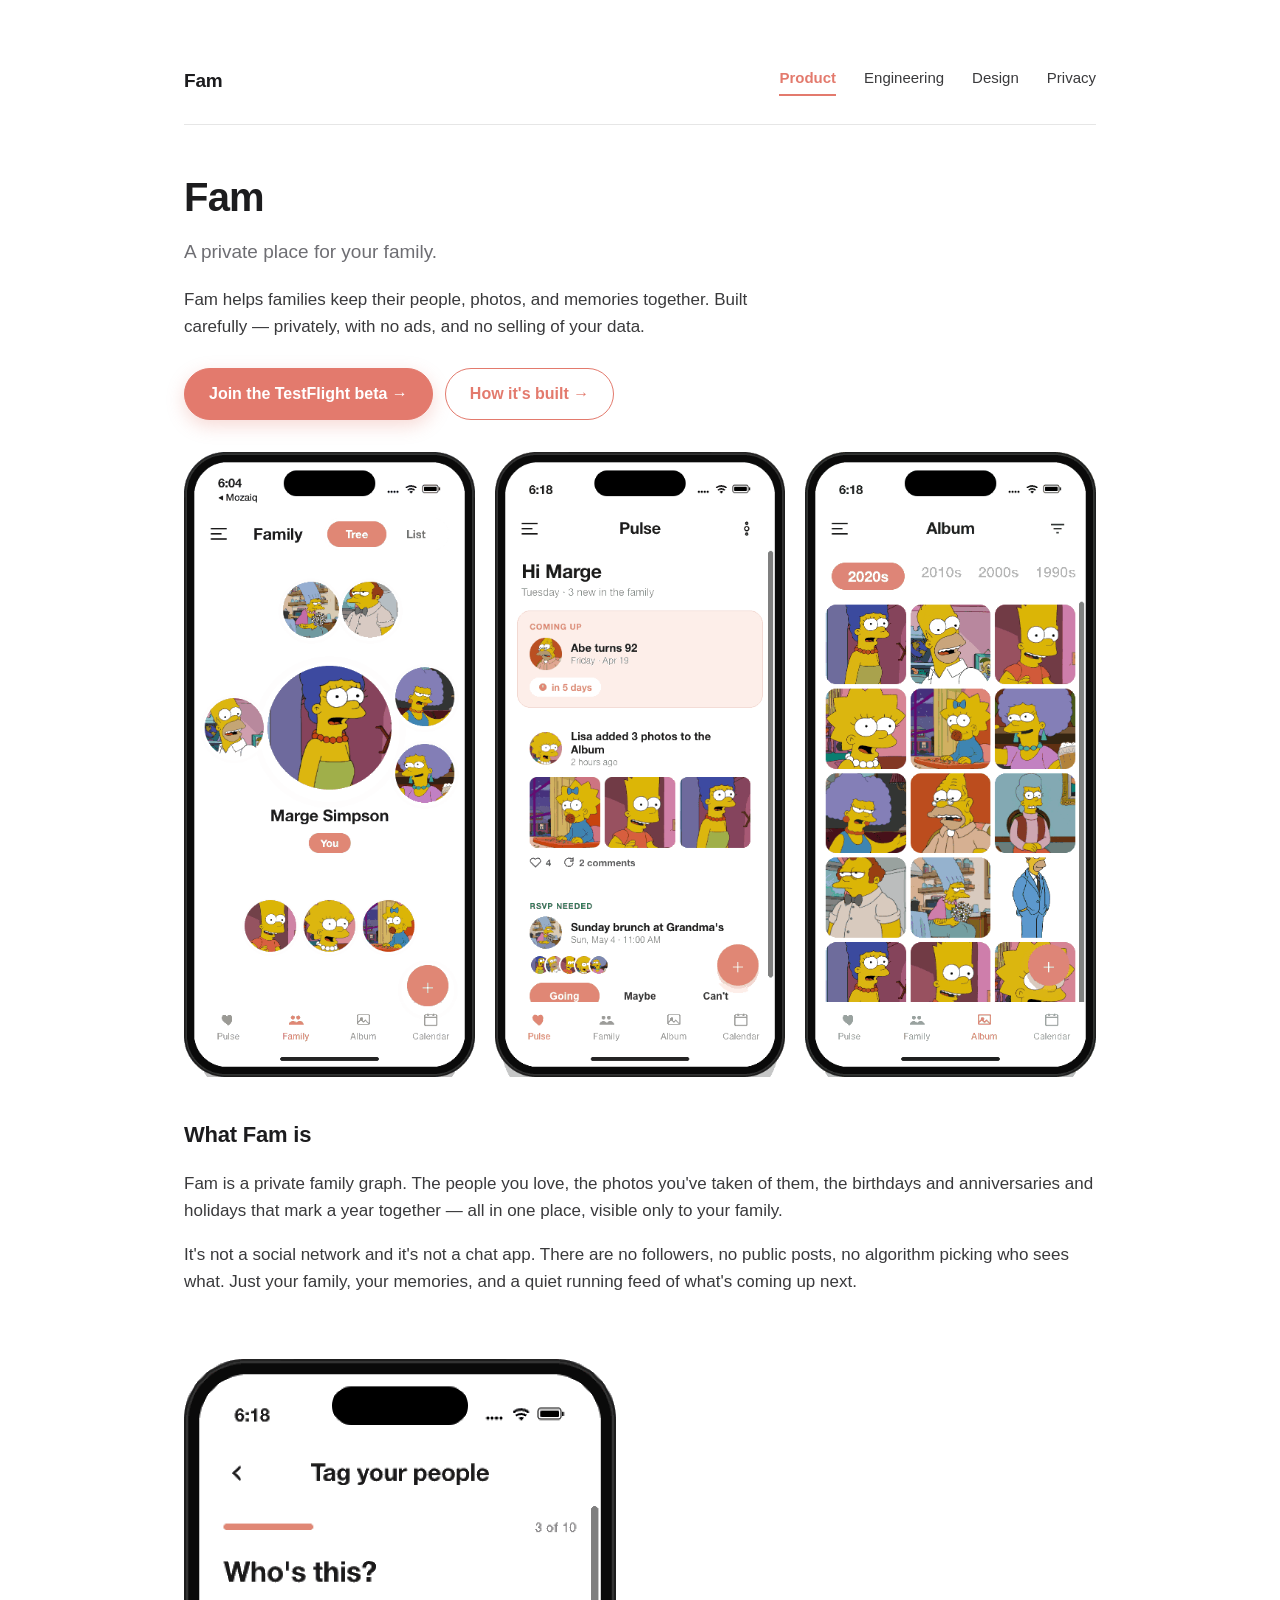
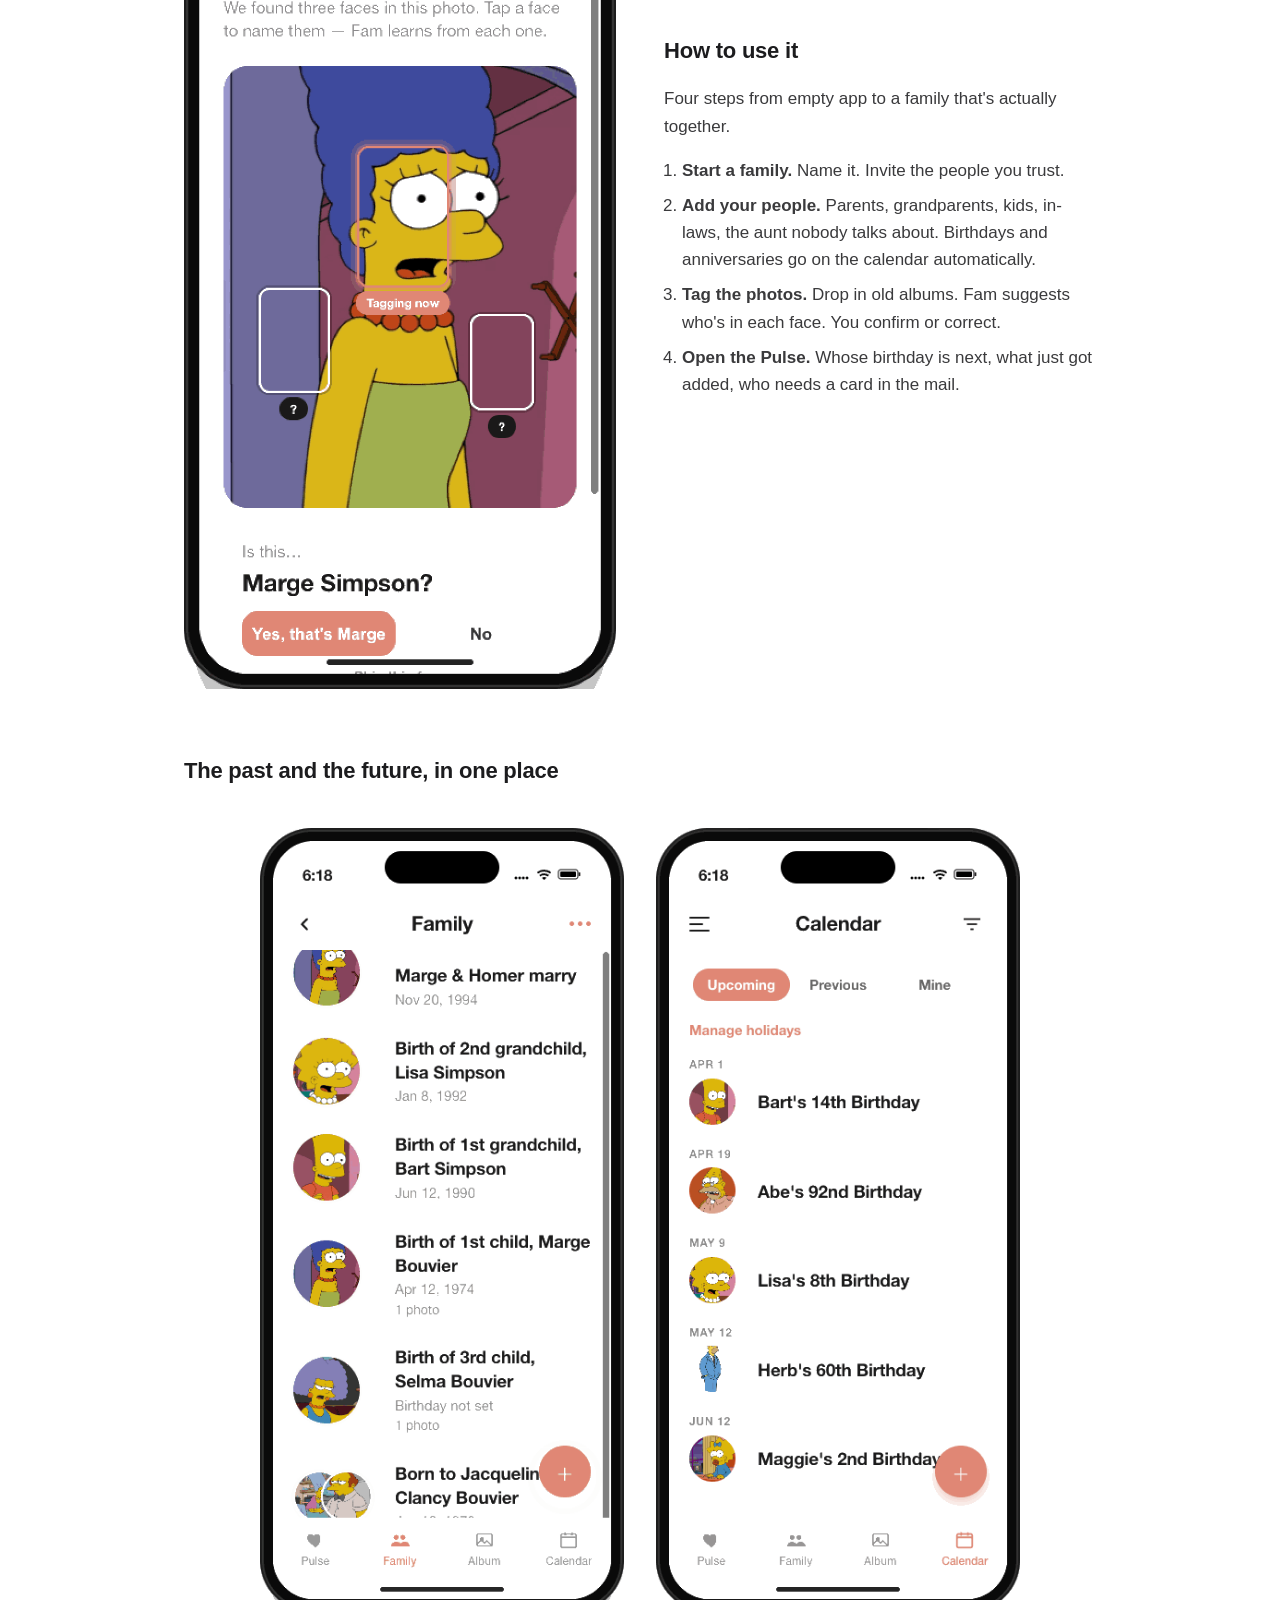
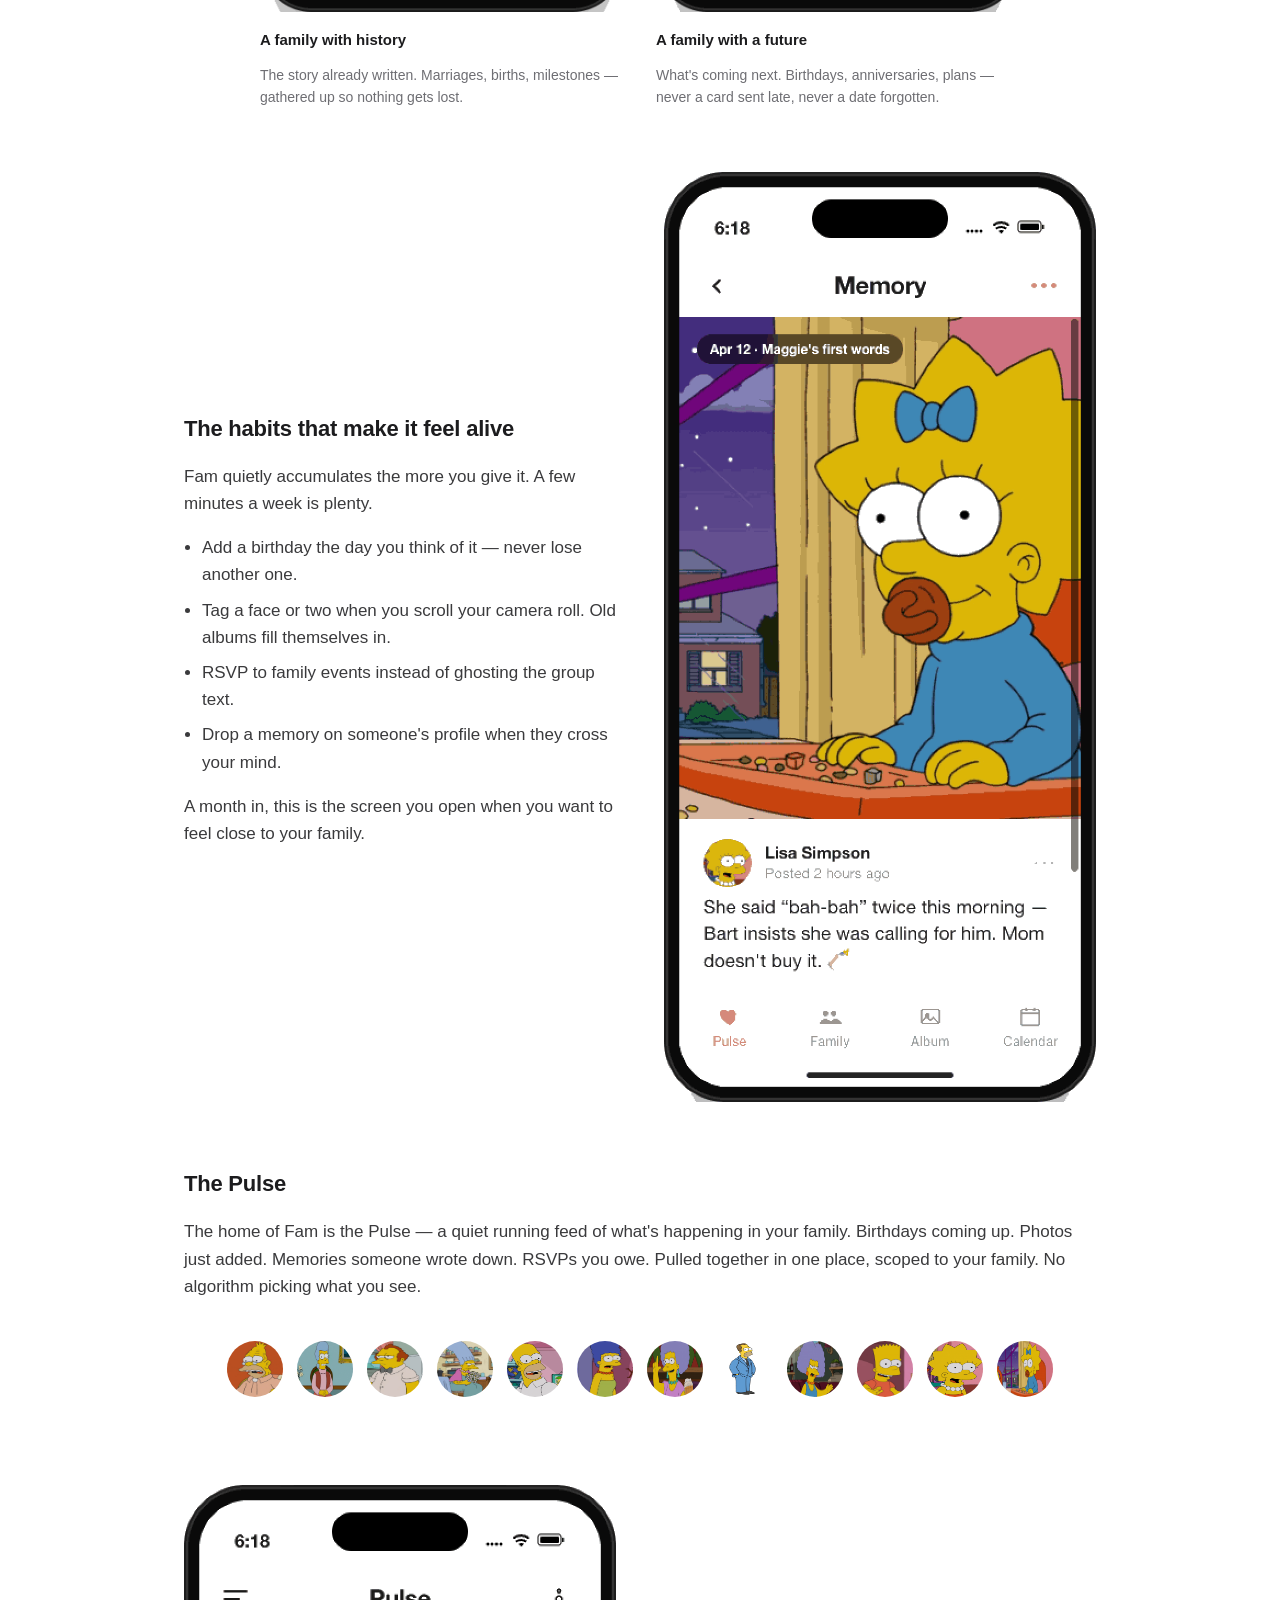
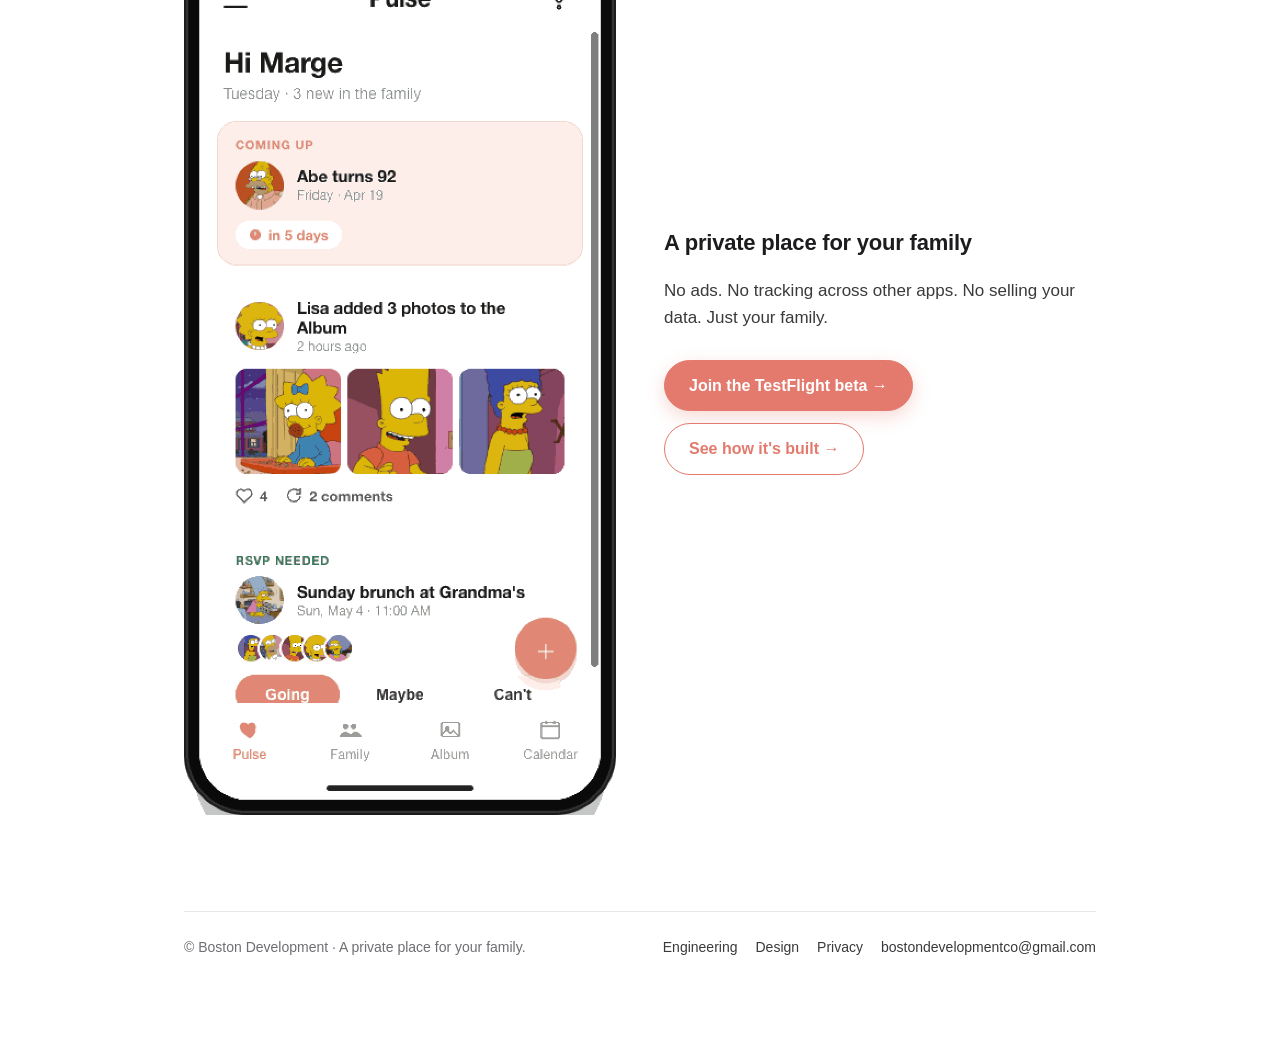
<file: index.html>
<!doctype html>
<html lang="en">
  <head>
    <meta charset="utf-8" />
    <meta name="viewport" content="width=device-width, initial-scale=1" />
    <title>Fam — A private place for your family</title>
    <meta
      name="description"
      content="Fam is a private app for families to keep their people, photos, and memories in one place. No ads. No selling of your data."
    />
    <link rel="icon" type="image/png" href="assets/favicon.png" />
    <link rel="apple-touch-icon" href="assets/favicon.png" />
    <meta name="theme-color" content="#E37A6D" />
    <link rel="stylesheet" href="styles.css" />

    <!-- Beta-signup modal styles -->
    <style id="bm-style">
      .bm-overlay{position:fixed;inset:0;background:rgba(40,24,22,.55);backdrop-filter:blur(3px);-webkit-backdrop-filter:blur(3px);display:none;align-items:center;justify-content:center;z-index:1000;padding:20px;}
      .bm-overlay.open{display:flex;}
      .bm-card{background:#fff;border-radius:18px;max-width:440px;width:100%;padding:32px 30px 28px;box-shadow:0 24px 70px rgba(0,0,0,.28);position:relative;font-family:inherit;max-height:90vh;overflow:auto;animation:bm-pop .18s ease;}
      @keyframes bm-pop{from{transform:translateY(8px) scale(.98);opacity:0}to{transform:none;opacity:1}}
      .bm-close{position:absolute;top:14px;right:16px;border:none;background:none;font-size:26px;line-height:1;cursor:pointer;color:#c2a9a3;padding:4px;}
      .bm-close:hover{color:#3a2522;}
      .bm-card h3{margin:0 0 6px;font-size:22px;font-weight:700;color:#3a2522;}
      .bm-sub{margin:0 0 20px;color:#806f6b;font-size:14.5px;line-height:1.5;}
      .bm-field{margin-bottom:14px;}
      .bm-field label{display:block;font-size:13px;font-weight:700;margin-bottom:6px;color:#3a2522;}
      .bm-field label .opt{font-weight:500;color:#b3a8a4;}
      .bm-field input,.bm-field textarea{width:100%;box-sizing:border-box;padding:11px 13px;border:1.5px solid #ece2df;border-radius:11px;font-size:15px;font-family:inherit;background:#fdfbfa;color:#3a2522;}
      .bm-field input:focus,.bm-field textarea:focus{outline:none;border-color:#E37A6D;background:#fff;}
      .bm-field textarea{min-height:88px;resize:vertical;}
      .bm-submit{width:100%;margin-top:6px;padding:14px;border:none;border-radius:999px;background:#E37A6D;color:#fff;font-size:15.5px;font-weight:700;cursor:pointer;font-family:inherit;transition:transform .15s ease,box-shadow .15s ease;}
      .bm-submit:hover{transform:translateY(-1px);box-shadow:0 10px 24px rgba(227,122,109,.35);}
      .bm-note{margin:12px 0 0;font-size:12.5px;color:#b3a8a4;text-align:center;}
    </style>
  </head>
  <body>
    <main class="page wide">
      <nav class="site-nav" aria-label="Primary">
        <a class="nav-brand" href="index.html">Fam</a>
        <div class="nav-links">
          <a href="index.html" class="active">Product</a>
          <a href="engineering.html">Engineering</a>
          <a href="design.html">Design</a>
          <a href="privacy.html">Privacy</a>
        </div>
      </nav>

      <header class="hero">
        <h1>Fam</h1>
        <p class="lede">A private place for your family.</p>
        <p style="max-width: 620px; margin-top: 18px;">
          Fam helps families keep their <span class="accent-b">people</span>,
          <span class="accent-o">photos</span>, and
          <span class="accent-p">memories</span> together. Built carefully —
          privately, with no ads, and no selling of your data.
        </p>
        <div class="cta-row">
          <!-- TODO: replace href="#" with App Store URL -->
          <a class="btn" href="#" data-beta aria-label="Join the TestFlight beta">Join the TestFlight beta →</a>
          <a class="btn btn-secondary" href="engineering.html">How it's built →</a>
        </div>
      </header>

      <!-- Screenshot strip ------------------------------------------------ -->
      <section>
        <div class="screenshot-strip">
          <div class="screenshot">
            <img src="assets/screens/01_tree.png" alt="The Fam family tree, showing Marge Simpson at the center of her extended family." />
          </div>
          <div class="screenshot">
            <img src="assets/screens/02_pulse.png" alt="The Pulse feed: upcoming birthdays, new photos, and an RSVP request." />
          </div>
          <div class="screenshot">
            <img src="assets/screens/03_photos.png" alt="The shared family album, organized by decade." />
          </div>
        </div>
      </section>

      <!-- What Fam is ---------------------------------------------------- -->
      <section>
        <h2>What Fam is</h2>
        <p>
          Fam is a private family graph. The people you love, the photos you've
          taken of them, the birthdays and anniversaries and holidays that mark
          a year together — all in one place, visible only to your family.
        </p>
        <p>
          It's not a social network and it's not a chat app. There are no
          followers, no public posts, no algorithm picking who sees what. Just
          your family, your memories, and a quiet running feed of what's coming
          up next.
        </p>
      </section>

      <!-- How to use it -------------------------------------------------- -->
      <section class="feature-row">
        <div class="feature-shot">
          <img src="assets/screens/04_onboarding.png" alt="Tag your people: the face-tagging onboarding step." />
        </div>
        <div class="feature-copy">
          <h2>How to use it</h2>
          <p>Four steps from empty app to a family that's actually together.</p>
          <ol>
            <li><strong>Start a family.</strong> Name it. Invite the people you trust.</li>
            <li><strong>Add your people.</strong> Parents, grandparents, kids,
              in-laws, the aunt nobody talks about. Birthdays and anniversaries
              go on the calendar automatically.</li>
            <li><strong>Tag the photos.</strong> Drop in old albums. Fam suggests
              who's in each face. You confirm or correct.</li>
            <li><strong>Open the Pulse.</strong> Whose birthday is next, what just
              got added, who needs a card in the mail.</li>
          </ol>
        </div>
      </section>

      <!-- Past + future -------------------------------------------------- -->
      <section>
        <h2>The past and the future, in one place</h2>
        <div class="arc arc-two">
          <div class="arc-frame">
            <div class="screenshot">
              <img src="assets/screens/arc_03.png" alt="The family list view: a timeline of marriages and births stretching back generations." />
            </div>
            <p class="arc-title">A family with history</p>
            <p class="arc-sub">The story already written. Marriages, births, milestones — gathered up so nothing gets lost.</p>
          </div>
          <div class="arc-frame">
            <div class="screenshot">
              <img src="assets/screens/06_living_summary.png" alt="The calendar view: upcoming birthdays for Bart, Abe, Lisa, Herb, and Maggie." />
            </div>
            <p class="arc-title">A family with a future</p>
            <p class="arc-sub">What's coming next. Birthdays, anniversaries, plans — never a card sent late, never a date forgotten.</p>
          </div>
        </div>
      </section>

      <!-- Habits that make it feel alive --------------------------------- -->
      <section class="feature-row reverse">
        <div class="feature-shot">
          <img src="assets/screens/05_pulse_card.png" alt="A Pulse memory card opened in detail: 'Maggie's first words,' posted by Lisa." />
        </div>
        <div class="feature-copy">
          <h2>The habits that make it feel alive</h2>
          <p>
            Fam quietly accumulates the more you give it. A few minutes a week
            is plenty.
          </p>
          <ul>
            <li>Add a birthday the day you think of it — never lose another one.</li>
            <li>Tag a face or two when you scroll your camera roll. Old albums fill themselves in.</li>
            <li>RSVP to family events instead of ghosting the group text.</li>
            <li>Drop a memory on someone's profile when they cross your mind.</li>
          </ul>
          <p>
            A month in, this is the screen you open when you want to feel close
            to your family.
          </p>
        </div>
      </section>

      <!-- Pulse ---------------------------------------------------------- -->
      <section>
        <h2>The Pulse</h2>
        <p>
          The home of Fam is the <span class="accent-g">Pulse</span> — a quiet
          running feed of what's happening in your family. Birthdays coming
          up. Photos just added. Memories someone wrote down. RSVPs you owe.
          Pulled together in one place, scoped to your family. No algorithm
          picking what you see.
        </p>
        <div class="avatar-graph" aria-hidden="true">
          <img src="assets/grandfather_paternal.png" alt="" />
          <img src="assets/grandmother_paternal.png" alt="" />
          <img src="assets/grandfather_maternal.png" alt="" />
          <img src="assets/grandmother_maternal.png" alt="" />
          <img src="assets/father.png" alt="" />
          <img src="assets/mother.png" alt="" />
          <img src="assets/aunt_patty.png" alt="" />
          <img src="assets/uncle_herb.png" alt="" />
          <img src="assets/aunt_selma.png" alt="" />
          <img src="assets/son.png" alt="" />
          <img src="assets/daughter.png" alt="" />
          <img src="assets/baby.png" alt="" />
        </div>
      </section>

      <!-- Closing CTA ---------------------------------------------------- -->
      <section class="feature-row">
        <div class="feature-shot">
          <img src="assets/screens/07_hero.png" alt="The Pulse feed: a family that's actually together." />
        </div>
        <div class="feature-copy">
          <h2>A private place for your family</h2>
          <p>
            No ads. No tracking across other apps. No selling your data. Just
            your family.
          </p>
          <div class="cta-row">
            <!-- TODO: replace href="#" with App Store URL -->
            <a class="btn" href="#" data-beta>Join the TestFlight beta →</a>
            <a class="btn btn-secondary" href="engineering.html">See how it's built →</a>
          </div>
        </div>
      </section>

      <footer class="site-footer">
        <p>© Boston Development · A private place for your family.</p>
        <div class="footer-links">
          <a href="engineering.html">Engineering</a>
          <a href="design.html">Design</a>
          <a href="privacy.html">Privacy</a>
          <a href="mailto:bostondevelopmentco@gmail.com">bostondevelopmentco@gmail.com</a>
        </div>
      </footer>
    </main>

    <!-- Beta-signup modal -->
    <div class="bm-overlay" id="bm-overlay" role="dialog" aria-modal="true" aria-labelledby="bm-title">
      <div class="bm-card">
        <button class="bm-close" id="bm-close" type="button" aria-label="Close">&times;</button>
        <h3 id="bm-title">Join the Fam beta</h3>
        <p class="bm-sub">Tell me a little about you. This opens your email app with a message ready to send — just review and hit send.</p>
        <form id="bm-form" novalidate>
          <div class="bm-field">
            <label for="bm-name">Name</label>
            <input id="bm-name" name="name" type="text" required autocomplete="name" />
          </div>
          <div class="bm-field">
            <label for="bm-company">Company <span class="opt">(optional)</span></label>
            <input id="bm-company" name="company" type="text" autocomplete="organization" />
          </div>
          <div class="bm-field">
            <label for="bm-email">Your email</label>
            <input id="bm-email" name="email" type="email" required autocomplete="email" />
          </div>
          <div class="bm-field">
            <label for="bm-why">Why you'd like to join the beta</label>
            <textarea id="bm-why" name="why" required placeholder="A line or two about why you want in."></textarea>
          </div>
          <button type="submit" class="bm-submit">Open email &rarr;</button>
          <p class="bm-note">No data leaves your device — this just drafts an email to us.</p>
        </form>
      </div>
    </div>

    <script>
      (function () {
        var APP = "Fam";
        var RECIPIENT = "bostondevelopmentco@gmail.com";
        var overlay = document.getElementById('bm-overlay');
        var form = document.getElementById('bm-form');

        function openModal(e) {
          if (e) e.preventDefault();
          overlay.classList.add('open');
          document.body.style.overflow = 'hidden';
          setTimeout(function () { document.getElementById('bm-name').focus(); }, 60);
        }
        function closeModal() {
          overlay.classList.remove('open');
          document.body.style.overflow = '';
        }

        Array.prototype.forEach.call(document.querySelectorAll('[data-beta]'), function (btn) {
          btn.addEventListener('click', openModal);
        });
        document.getElementById('bm-close').addEventListener('click', closeModal);
        overlay.addEventListener('click', function (e) { if (e.target === overlay) closeModal(); });
        document.addEventListener('keydown', function (e) { if (e.key === 'Escape') closeModal(); });

        form.addEventListener('submit', function (e) {
          e.preventDefault();
          if (!form.checkValidity()) { form.reportValidity(); return; }
          var name = document.getElementById('bm-name').value.trim();
          var company = document.getElementById('bm-company').value.trim();
          var email = document.getElementById('bm-email').value.trim();
          var why = document.getElementById('bm-why').value.trim();

          var lines = [];
          lines.push("Hi,");
          lines.push("");
          lines.push("I'd like to request to join the " + APP + " beta. Let me explain a bit about myself and why I'd be a good fit:");
          lines.push("");
          lines.push("Name: " + name);
          if (company) lines.push("Company: " + company);
          lines.push("Email: " + email);
          lines.push("");
          lines.push("Why I want to join:");
          lines.push(why);
          lines.push("");
          lines.push("Thanks!");
          lines.push(name);

          var subject = "Request to join the " + APP + " beta";
          var href = "mailto:" + RECIPIENT +
            "?subject=" + encodeURIComponent(subject) +
            "&body=" + encodeURIComponent(lines.join("\r\n"));
          window.location.href = href;
          closeModal();
        });
      })();
    </script>
  </body>
</html>
</file>
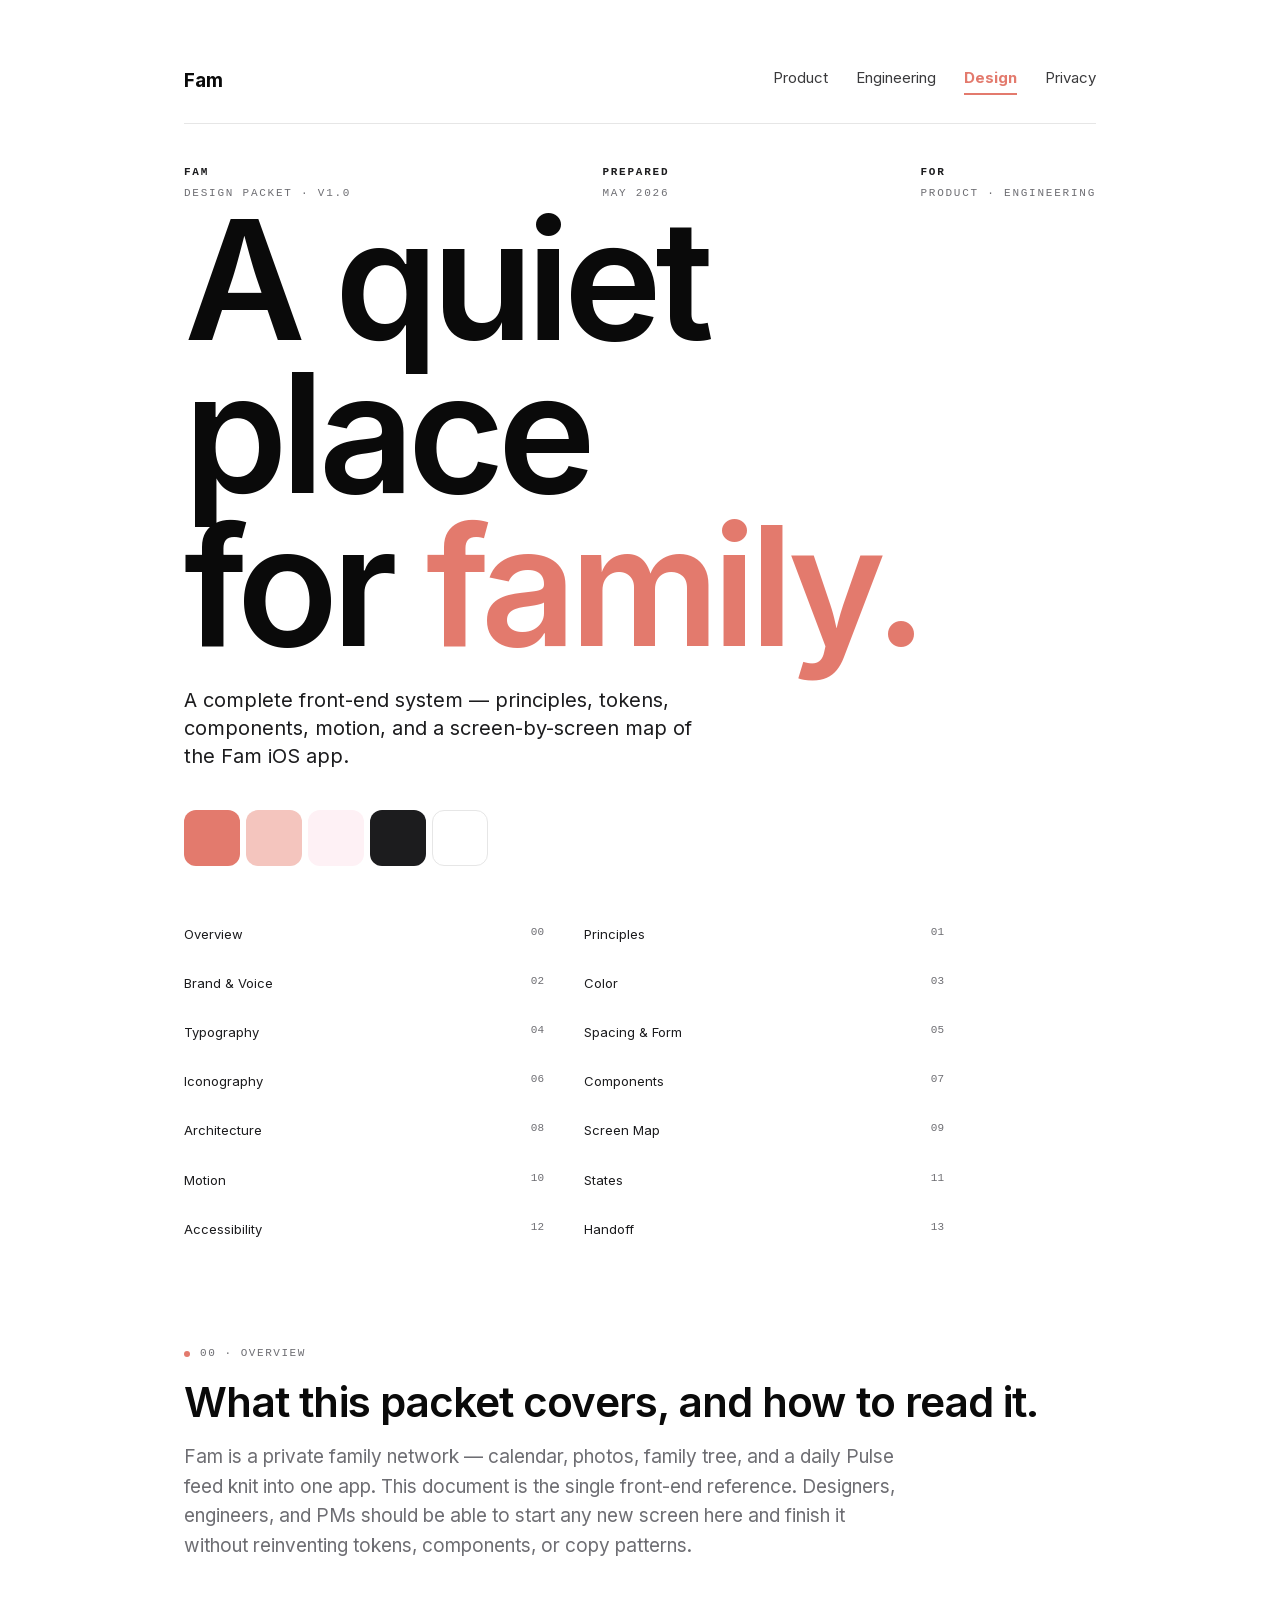
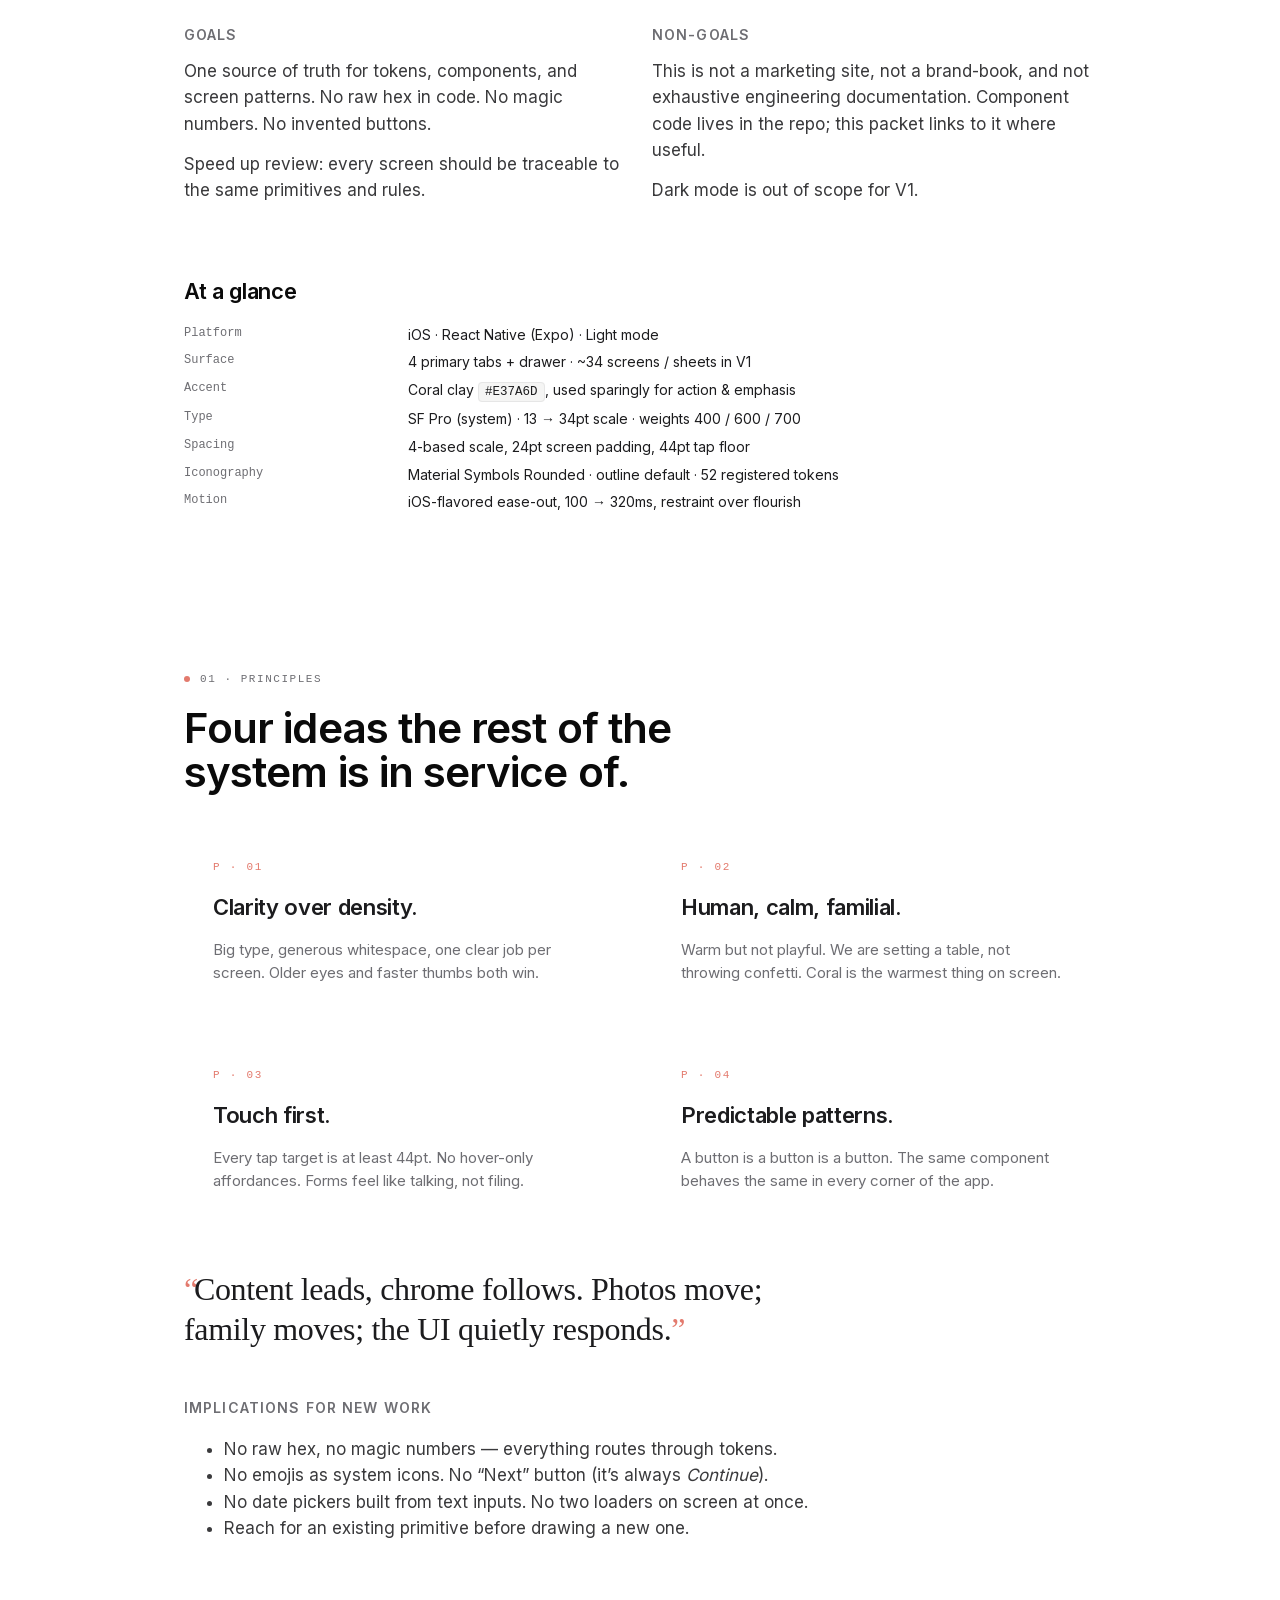
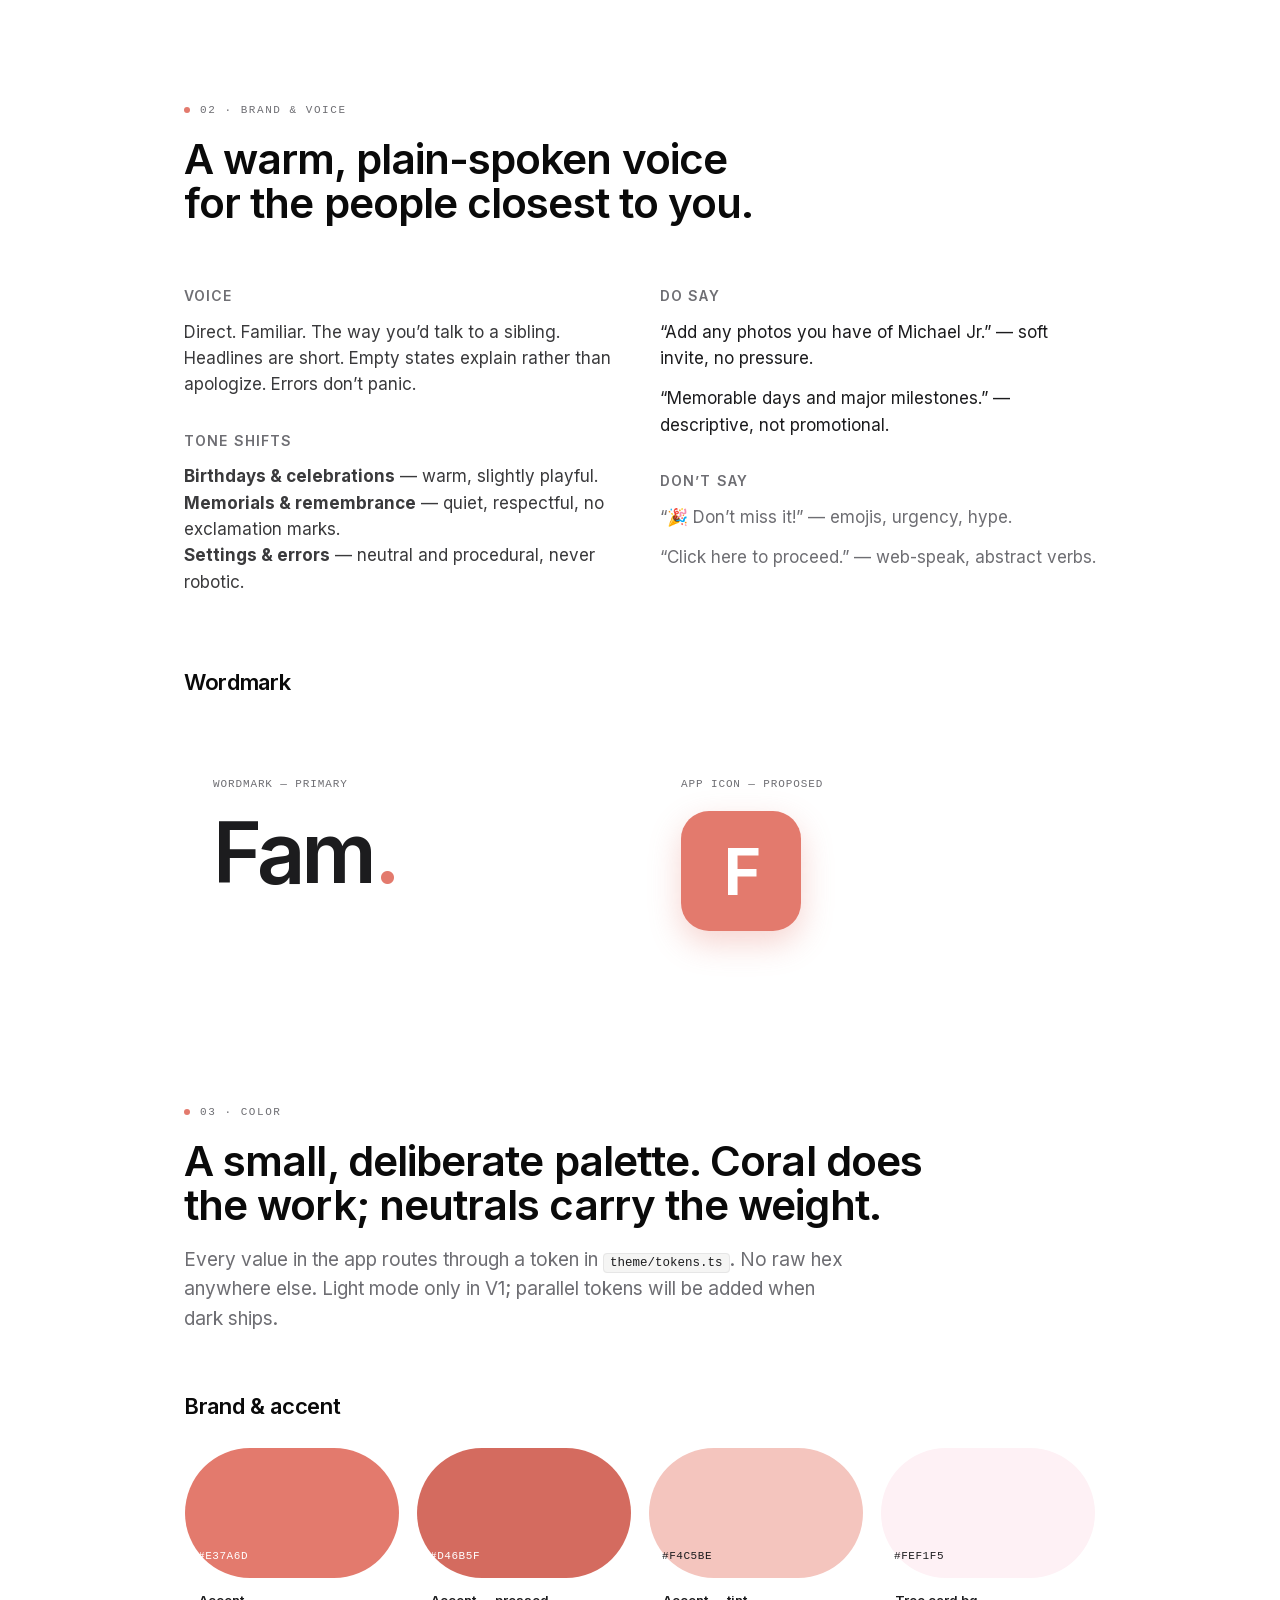
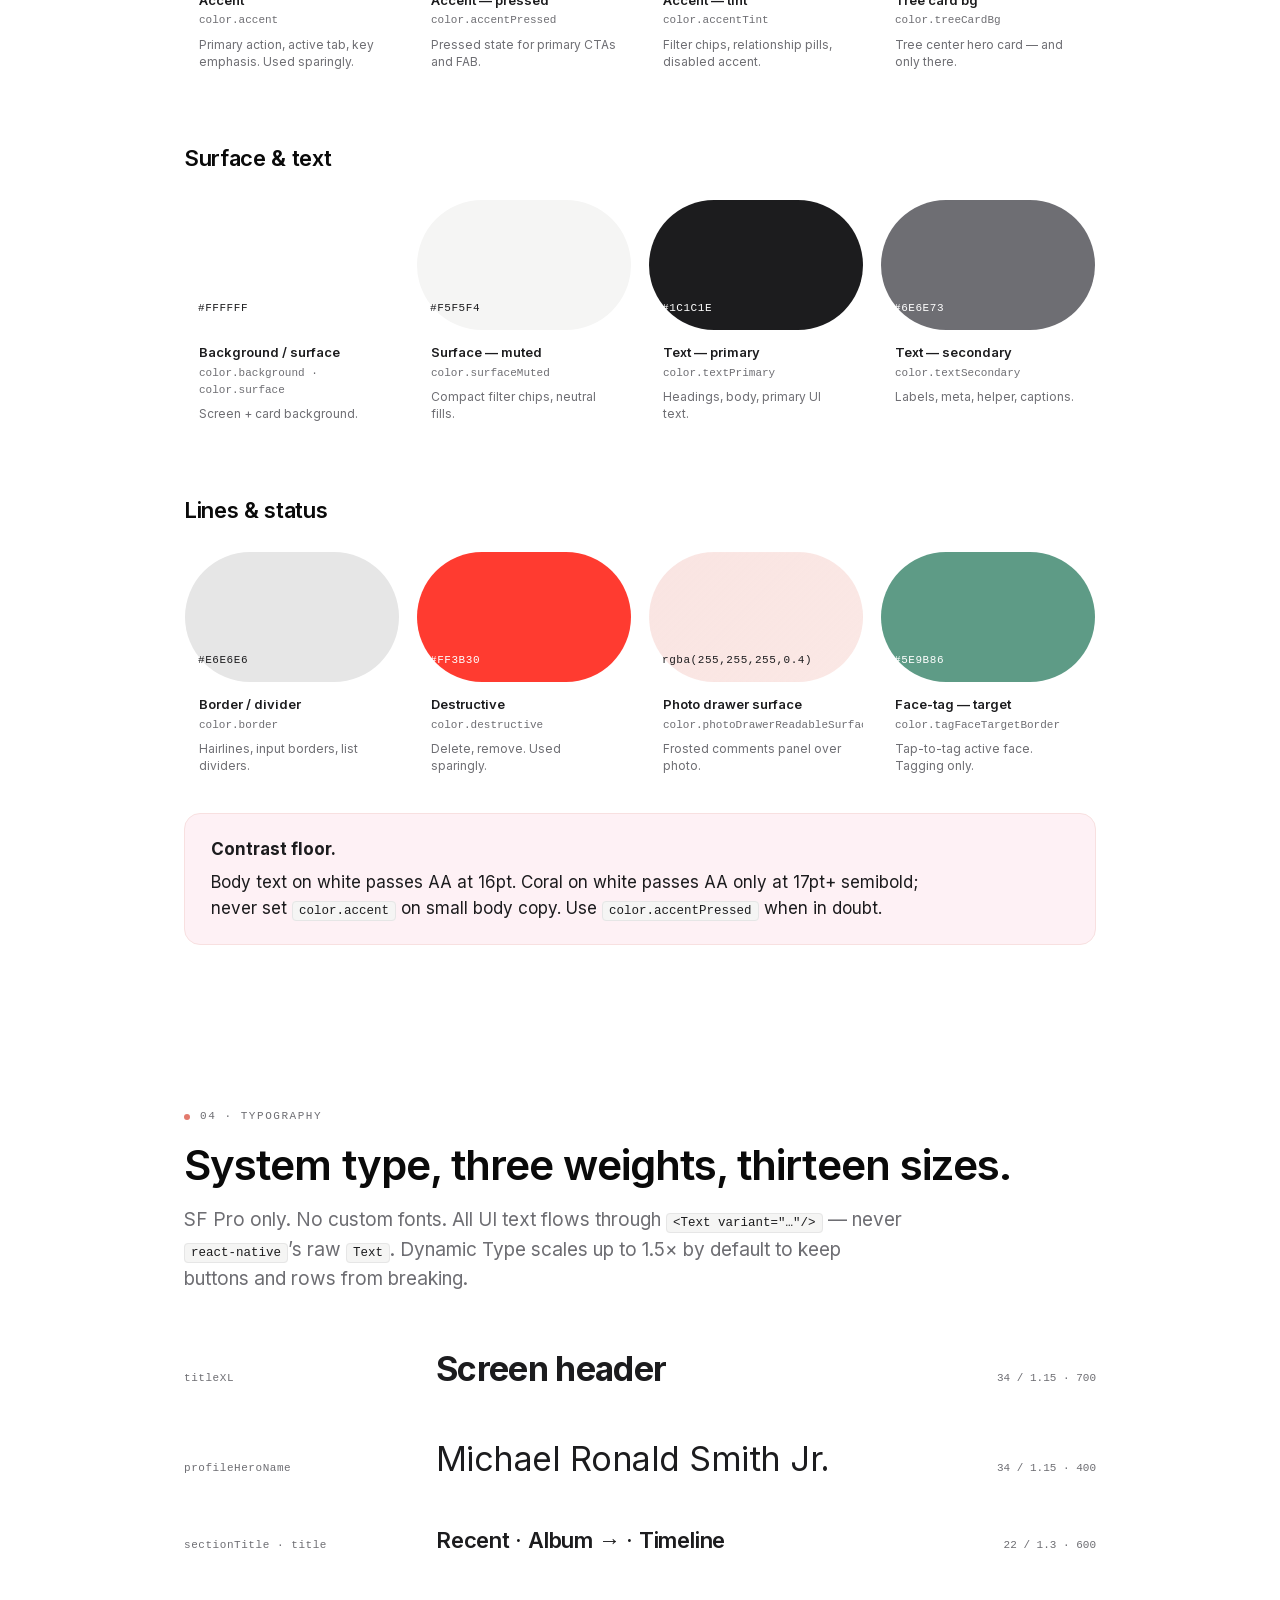
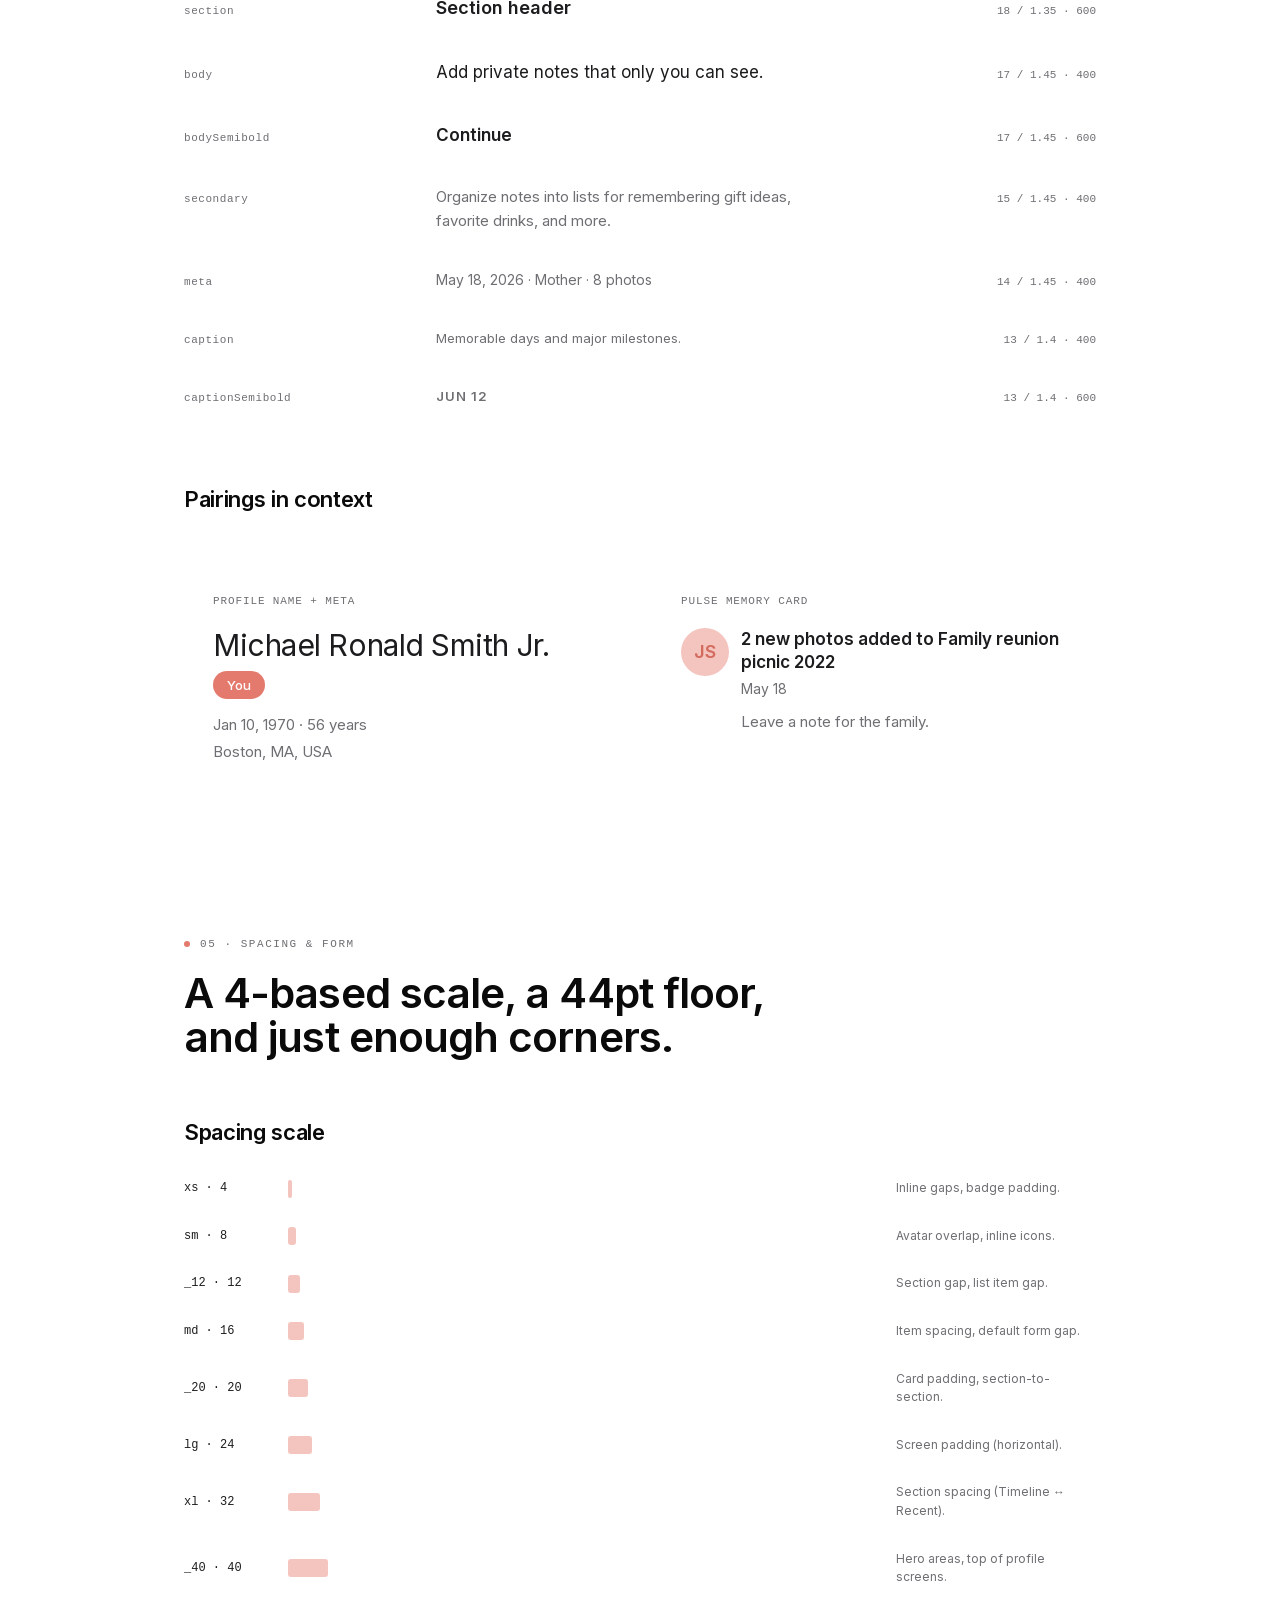
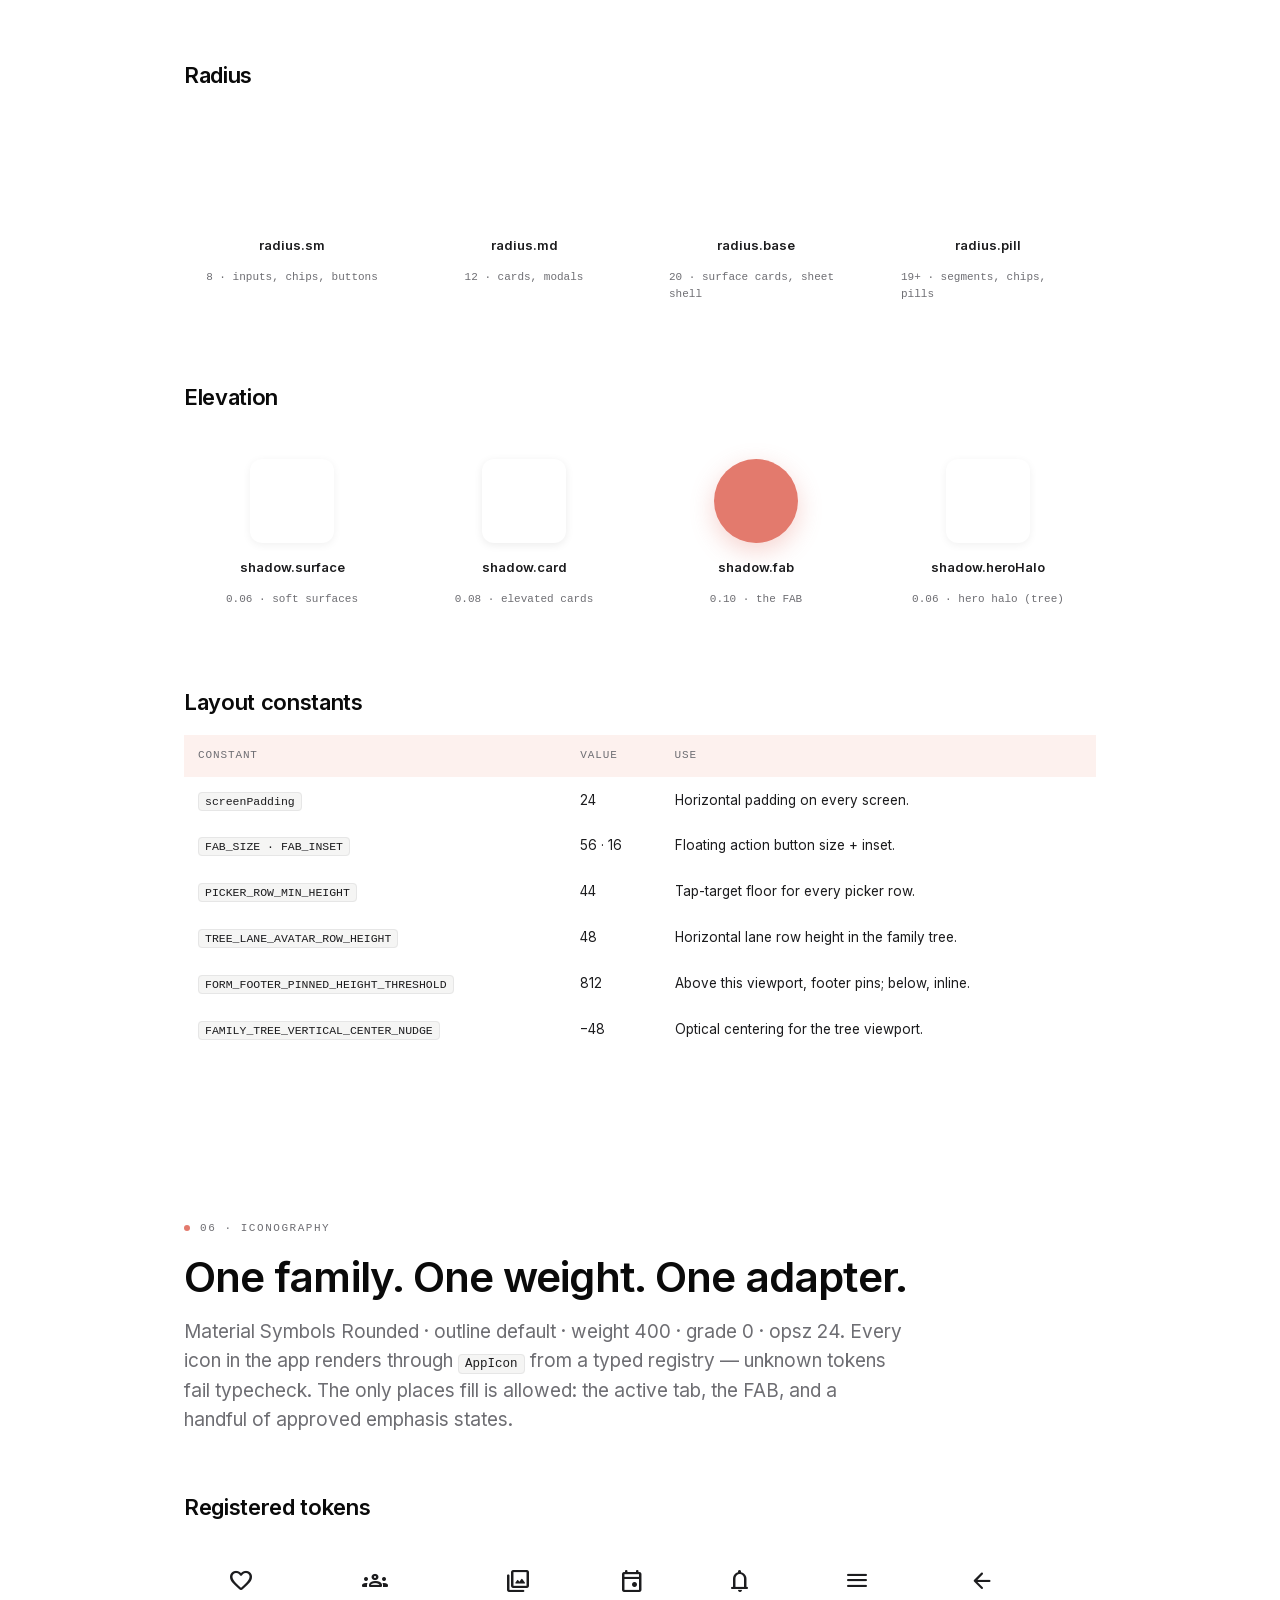
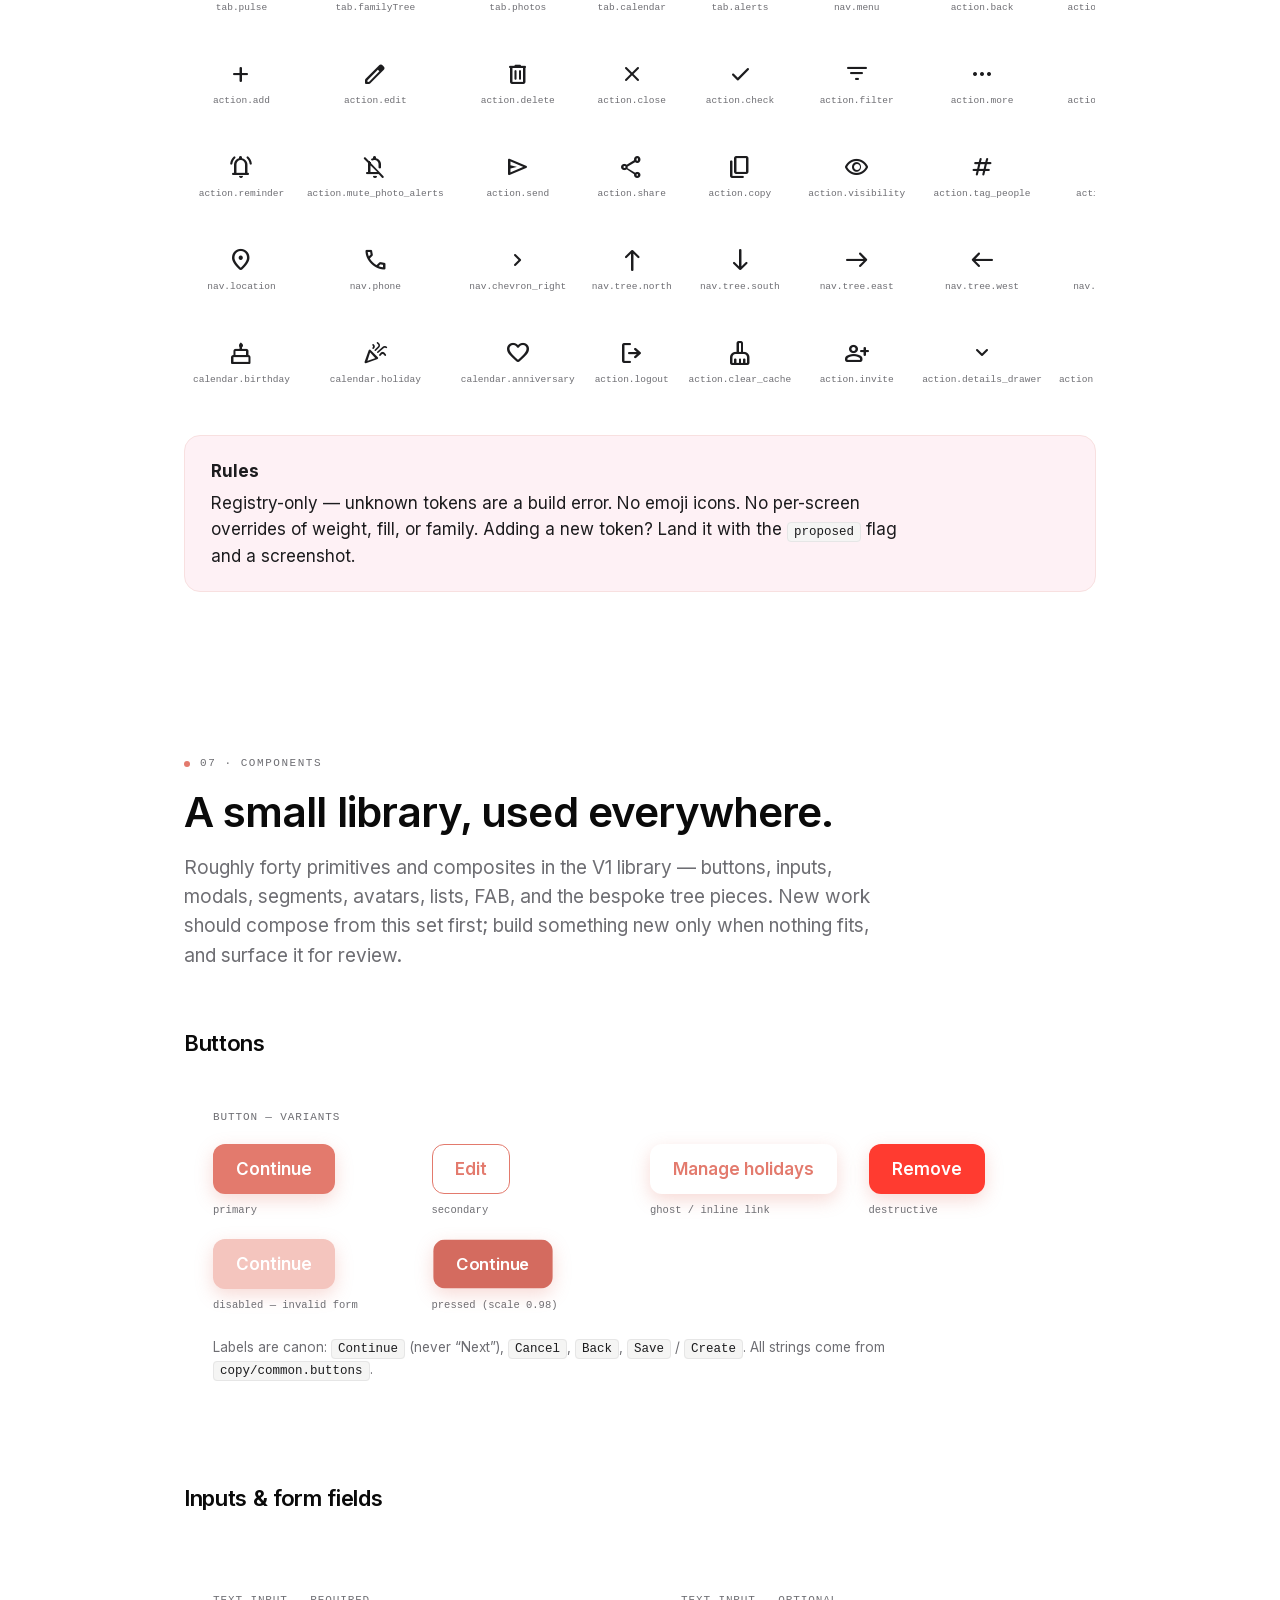
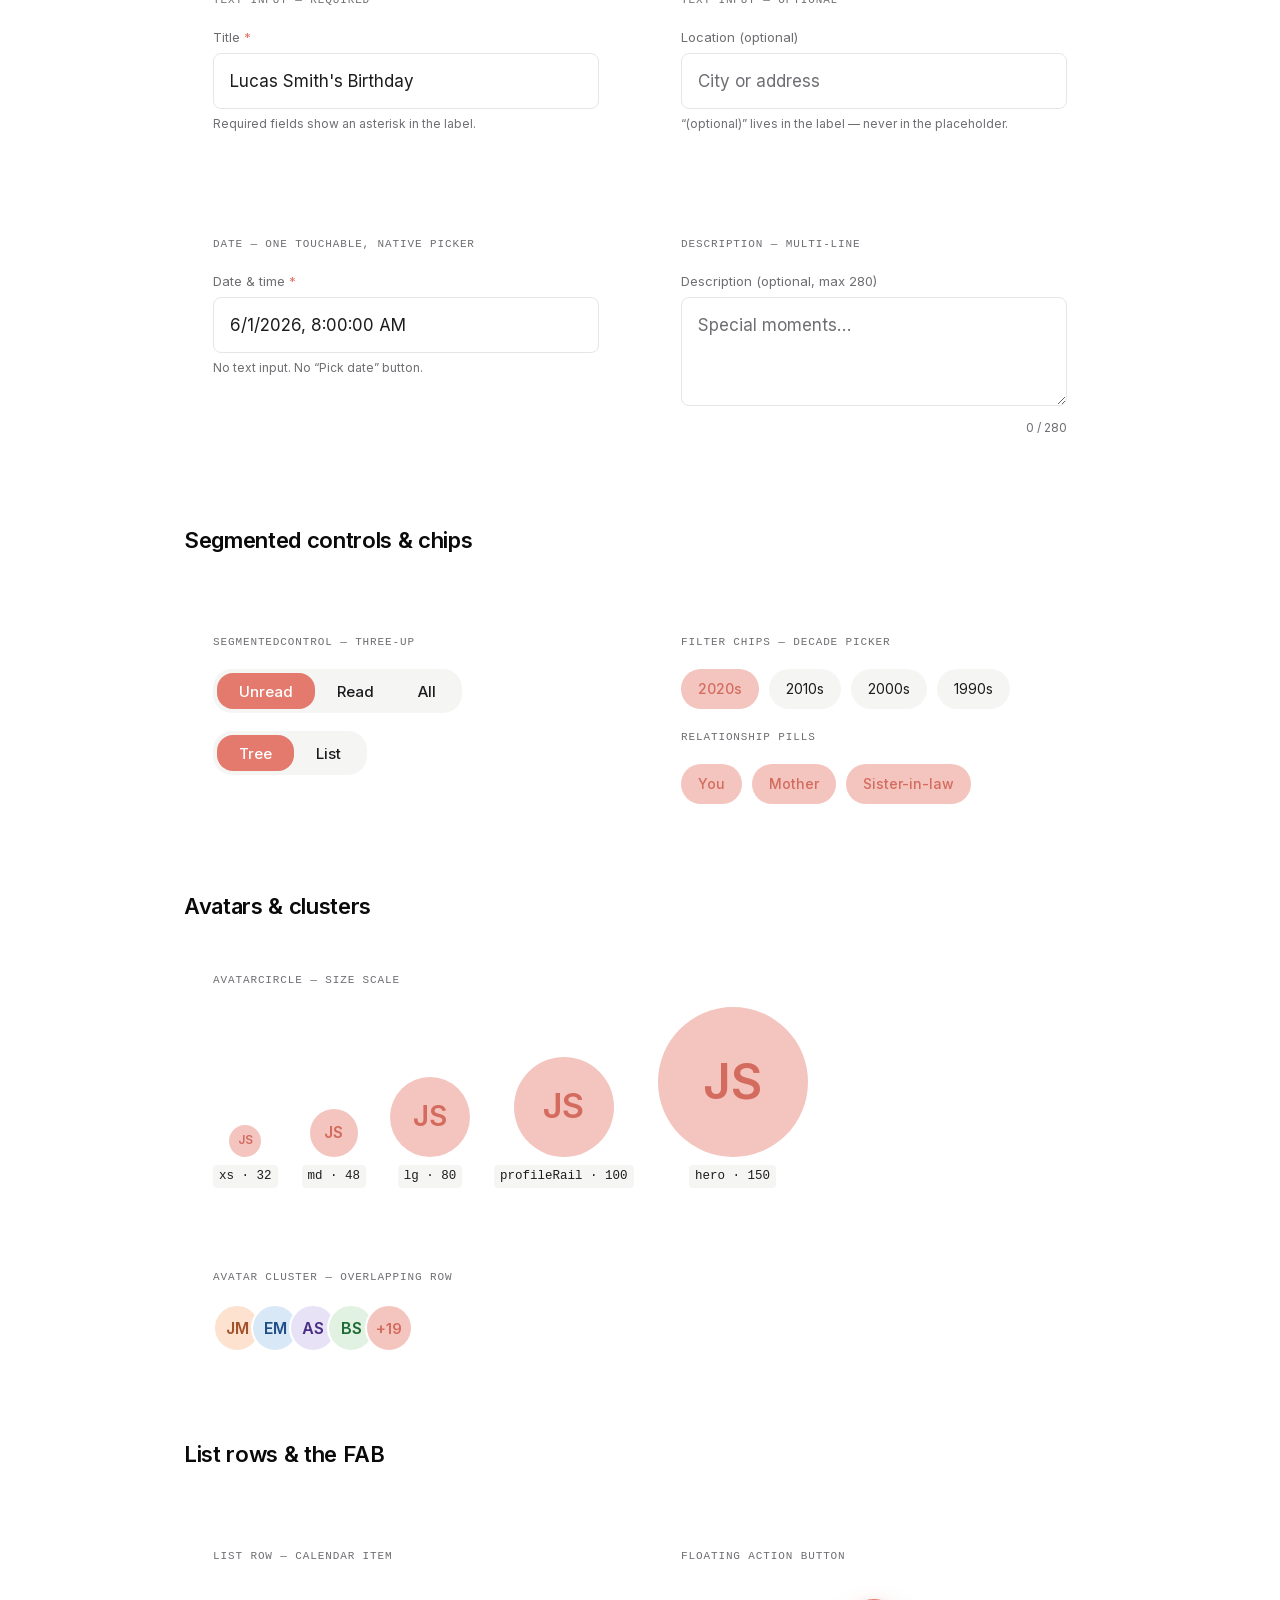
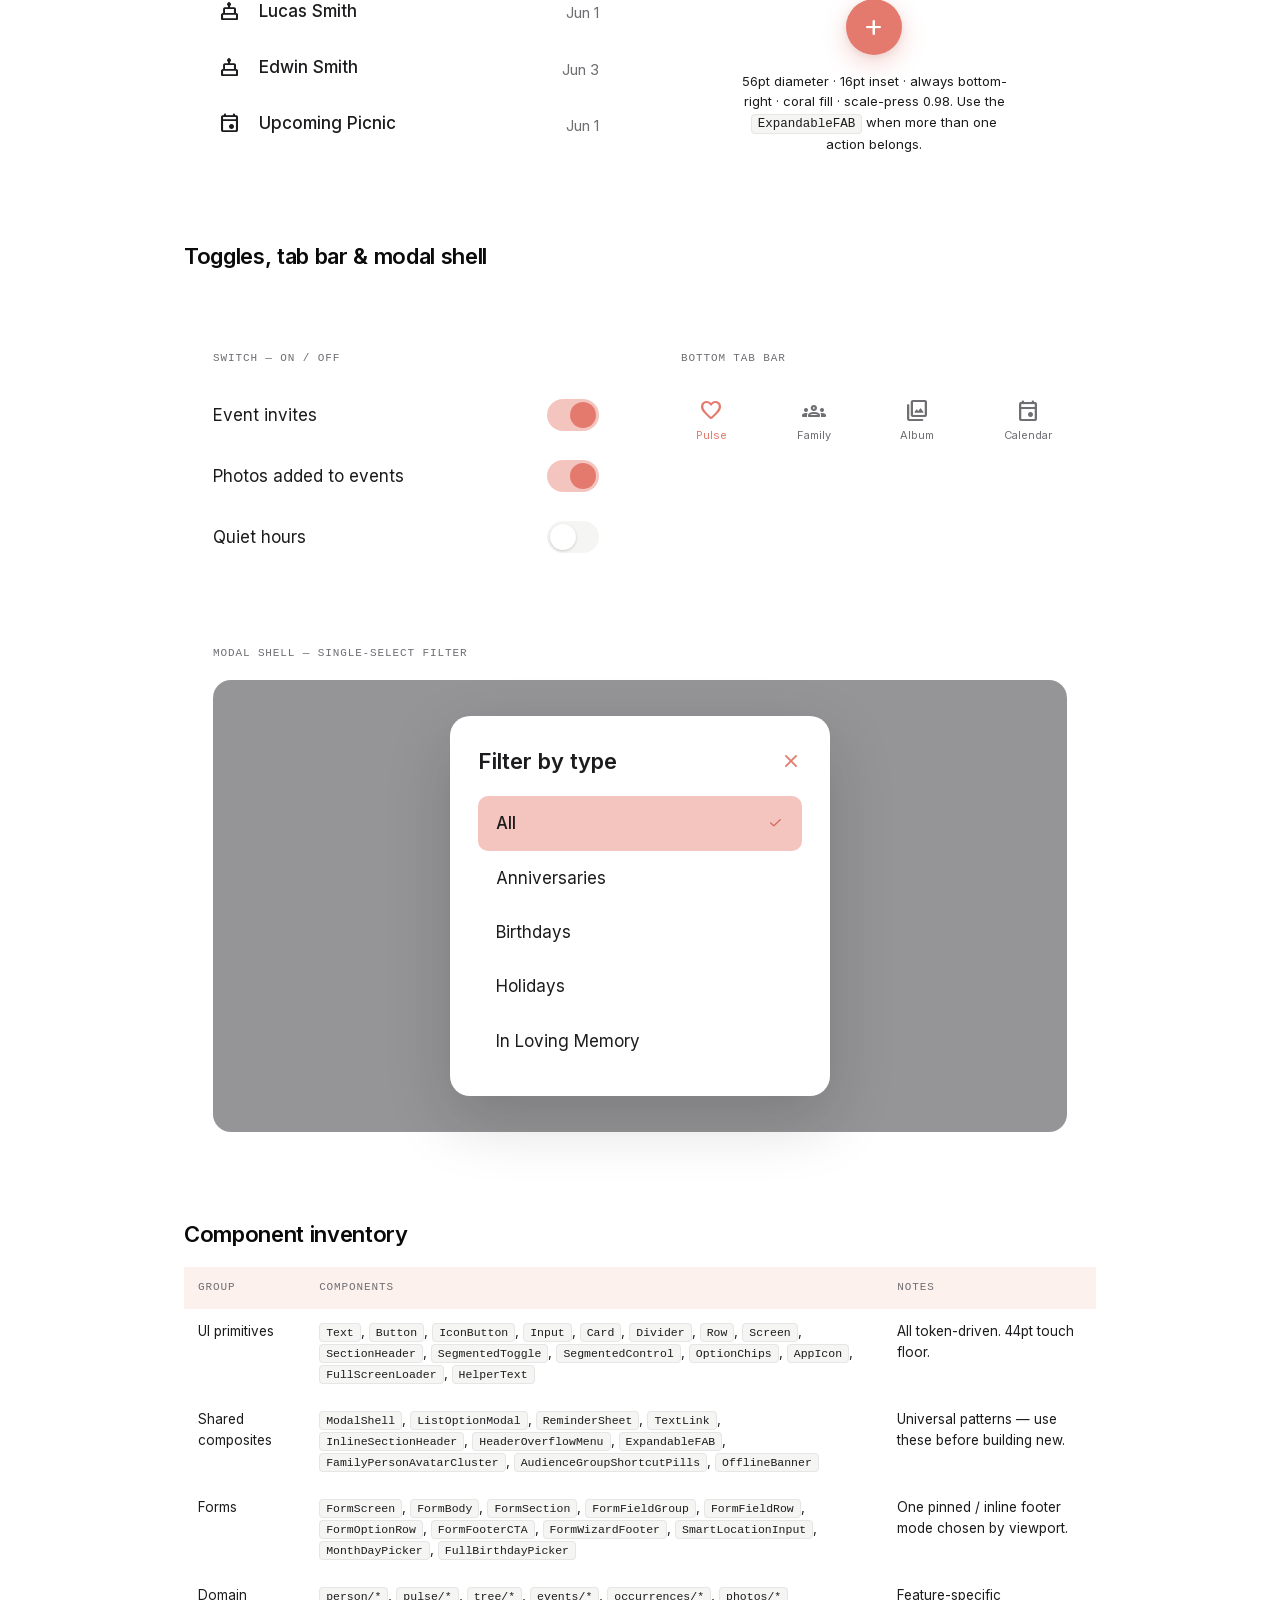
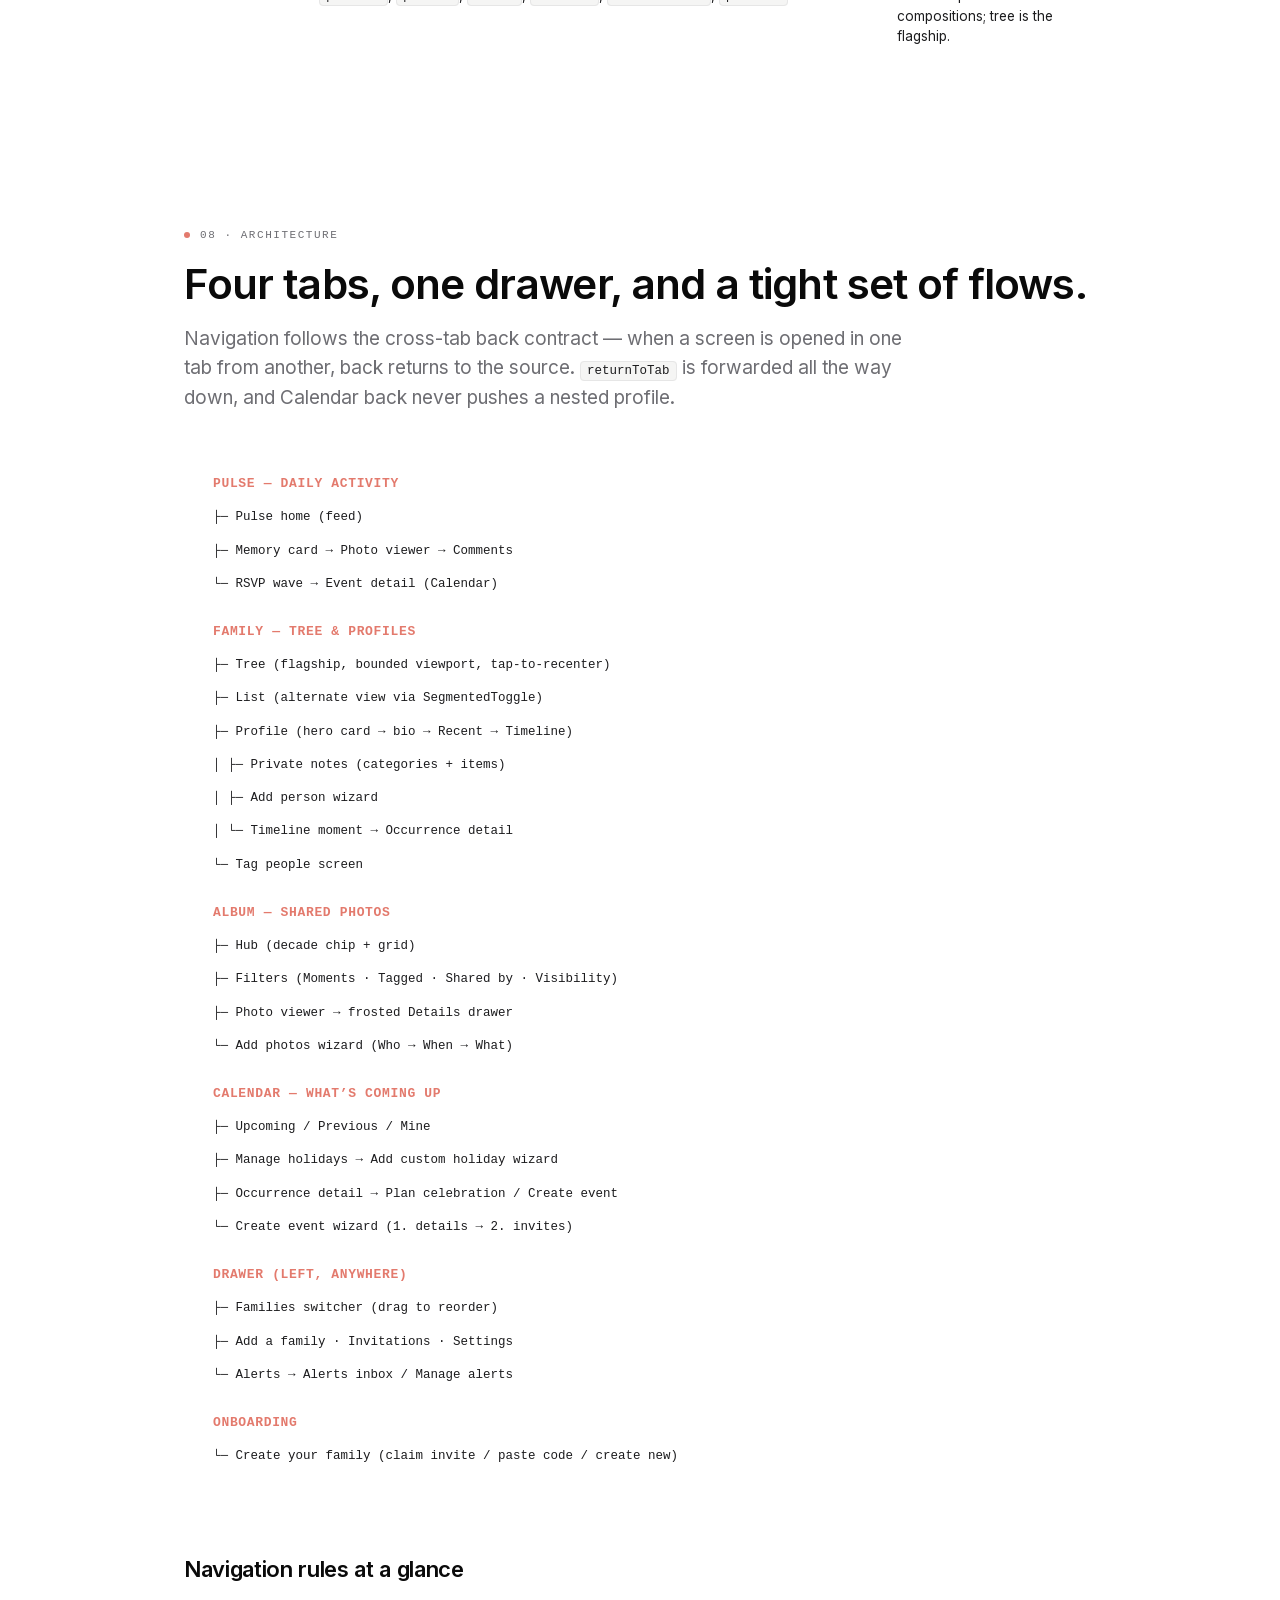
<file: design.html>
<!DOCTYPE html>
<html lang="en"><head>
<link rel="preconnect" href="https://fonts.googleapis.com">
<link rel="preconnect" href="https://fonts.gstatic.com" crossorigin="">
<style>/* cyrillic-ext */
@font-face {
  font-family: 'Inter';
  font-style: normal;
  font-weight: 400;
  font-display: swap;
  src: url("assets/design/c489c815-6c00-461d-b22f-50297d02b3d4.woff2") format('woff2');
  unicode-range: U+0460-052F, U+1C80-1C8A, U+20B4, U+2DE0-2DFF, U+A640-A69F, U+FE2E-FE2F;
}
/* cyrillic */
@font-face {
  font-family: 'Inter';
  font-style: normal;
  font-weight: 400;
  font-display: swap;
  src: url("assets/design/8cf615ef-2317-48ed-8d5e-5226b507d35c.woff2") format('woff2');
  unicode-range: U+0301, U+0400-045F, U+0490-0491, U+04B0-04B1, U+2116;
}
/* greek-ext */
@font-face {
  font-family: 'Inter';
  font-style: normal;
  font-weight: 400;
  font-display: swap;
  src: url("assets/design/bc9fd8d8-0b01-4484-bff1-d1d79edbda06.woff2") format('woff2');
  unicode-range: U+1F00-1FFF;
}
/* greek */
@font-face {
  font-family: 'Inter';
  font-style: normal;
  font-weight: 400;
  font-display: swap;
  src: url("assets/design/b085f8b1-8180-42db-a55a-27cca7db7fc5.woff2") format('woff2');
  unicode-range: U+0370-0377, U+037A-037F, U+0384-038A, U+038C, U+038E-03A1, U+03A3-03FF;
}
/* vietnamese */
@font-face {
  font-family: 'Inter';
  font-style: normal;
  font-weight: 400;
  font-display: swap;
  src: url("assets/design/f2183eec-2519-40bf-8ab0-91f598ee326c.woff2") format('woff2');
  unicode-range: U+0102-0103, U+0110-0111, U+0128-0129, U+0168-0169, U+01A0-01A1, U+01AF-01B0, U+0300-0301, U+0303-0304, U+0308-0309, U+0323, U+0329, U+1EA0-1EF9, U+20AB;
}
/* latin-ext */
@font-face {
  font-family: 'Inter';
  font-style: normal;
  font-weight: 400;
  font-display: swap;
  src: url("assets/design/2f90c5be-8f02-4357-9281-a0cadb8f80b3.woff2") format('woff2');
  unicode-range: U+0100-02BA, U+02BD-02C5, U+02C7-02CC, U+02CE-02D7, U+02DD-02FF, U+0304, U+0308, U+0329, U+1D00-1DBF, U+1E00-1E9F, U+1EF2-1EFF, U+2020, U+20A0-20AB, U+20AD-20C0, U+2113, U+2C60-2C7F, U+A720-A7FF;
}
/* latin */
@font-face {
  font-family: 'Inter';
  font-style: normal;
  font-weight: 400;
  font-display: swap;
  src: url("assets/design/2956df5e-ce94-479c-8d16-80dc01b6203e.woff2") format('woff2');
  unicode-range: U+0000-00FF, U+0131, U+0152-0153, U+02BB-02BC, U+02C6, U+02DA, U+02DC, U+0304, U+0308, U+0329, U+2000-206F, U+20AC, U+2122, U+2191, U+2193, U+2212, U+2215, U+FEFF, U+FFFD;
}
/* cyrillic-ext */
@font-face {
  font-family: 'Inter';
  font-style: normal;
  font-weight: 500;
  font-display: swap;
  src: url("assets/design/c489c815-6c00-461d-b22f-50297d02b3d4.woff2") format('woff2');
  unicode-range: U+0460-052F, U+1C80-1C8A, U+20B4, U+2DE0-2DFF, U+A640-A69F, U+FE2E-FE2F;
}
/* cyrillic */
@font-face {
  font-family: 'Inter';
  font-style: normal;
  font-weight: 500;
  font-display: swap;
  src: url("assets/design/8cf615ef-2317-48ed-8d5e-5226b507d35c.woff2") format('woff2');
  unicode-range: U+0301, U+0400-045F, U+0490-0491, U+04B0-04B1, U+2116;
}
/* greek-ext */
@font-face {
  font-family: 'Inter';
  font-style: normal;
  font-weight: 500;
  font-display: swap;
  src: url("assets/design/bc9fd8d8-0b01-4484-bff1-d1d79edbda06.woff2") format('woff2');
  unicode-range: U+1F00-1FFF;
}
/* greek */
@font-face {
  font-family: 'Inter';
  font-style: normal;
  font-weight: 500;
  font-display: swap;
  src: url("assets/design/b085f8b1-8180-42db-a55a-27cca7db7fc5.woff2") format('woff2');
  unicode-range: U+0370-0377, U+037A-037F, U+0384-038A, U+038C, U+038E-03A1, U+03A3-03FF;
}
/* vietnamese */
@font-face {
  font-family: 'Inter';
  font-style: normal;
  font-weight: 500;
  font-display: swap;
  src: url("assets/design/f2183eec-2519-40bf-8ab0-91f598ee326c.woff2") format('woff2');
  unicode-range: U+0102-0103, U+0110-0111, U+0128-0129, U+0168-0169, U+01A0-01A1, U+01AF-01B0, U+0300-0301, U+0303-0304, U+0308-0309, U+0323, U+0329, U+1EA0-1EF9, U+20AB;
}
/* latin-ext */
@font-face {
  font-family: 'Inter';
  font-style: normal;
  font-weight: 500;
  font-display: swap;
  src: url("assets/design/2f90c5be-8f02-4357-9281-a0cadb8f80b3.woff2") format('woff2');
  unicode-range: U+0100-02BA, U+02BD-02C5, U+02C7-02CC, U+02CE-02D7, U+02DD-02FF, U+0304, U+0308, U+0329, U+1D00-1DBF, U+1E00-1E9F, U+1EF2-1EFF, U+2020, U+20A0-20AB, U+20AD-20C0, U+2113, U+2C60-2C7F, U+A720-A7FF;
}
/* latin */
@font-face {
  font-family: 'Inter';
  font-style: normal;
  font-weight: 500;
  font-display: swap;
  src: url("assets/design/2956df5e-ce94-479c-8d16-80dc01b6203e.woff2") format('woff2');
  unicode-range: U+0000-00FF, U+0131, U+0152-0153, U+02BB-02BC, U+02C6, U+02DA, U+02DC, U+0304, U+0308, U+0329, U+2000-206F, U+20AC, U+2122, U+2191, U+2193, U+2212, U+2215, U+FEFF, U+FFFD;
}
/* cyrillic-ext */
@font-face {
  font-family: 'Inter';
  font-style: normal;
  font-weight: 600;
  font-display: swap;
  src: url("assets/design/c489c815-6c00-461d-b22f-50297d02b3d4.woff2") format('woff2');
  unicode-range: U+0460-052F, U+1C80-1C8A, U+20B4, U+2DE0-2DFF, U+A640-A69F, U+FE2E-FE2F;
}
/* cyrillic */
@font-face {
  font-family: 'Inter';
  font-style: normal;
  font-weight: 600;
  font-display: swap;
  src: url("assets/design/8cf615ef-2317-48ed-8d5e-5226b507d35c.woff2") format('woff2');
  unicode-range: U+0301, U+0400-045F, U+0490-0491, U+04B0-04B1, U+2116;
}
/* greek-ext */
@font-face {
  font-family: 'Inter';
  font-style: normal;
  font-weight: 600;
  font-display: swap;
  src: url("assets/design/bc9fd8d8-0b01-4484-bff1-d1d79edbda06.woff2") format('woff2');
  unicode-range: U+1F00-1FFF;
}
/* greek */
@font-face {
  font-family: 'Inter';
  font-style: normal;
  font-weight: 600;
  font-display: swap;
  src: url("assets/design/b085f8b1-8180-42db-a55a-27cca7db7fc5.woff2") format('woff2');
  unicode-range: U+0370-0377, U+037A-037F, U+0384-038A, U+038C, U+038E-03A1, U+03A3-03FF;
}
/* vietnamese */
@font-face {
  font-family: 'Inter';
  font-style: normal;
  font-weight: 600;
  font-display: swap;
  src: url("assets/design/f2183eec-2519-40bf-8ab0-91f598ee326c.woff2") format('woff2');
  unicode-range: U+0102-0103, U+0110-0111, U+0128-0129, U+0168-0169, U+01A0-01A1, U+01AF-01B0, U+0300-0301, U+0303-0304, U+0308-0309, U+0323, U+0329, U+1EA0-1EF9, U+20AB;
}
/* latin-ext */
@font-face {
  font-family: 'Inter';
  font-style: normal;
  font-weight: 600;
  font-display: swap;
  src: url("assets/design/2f90c5be-8f02-4357-9281-a0cadb8f80b3.woff2") format('woff2');
  unicode-range: U+0100-02BA, U+02BD-02C5, U+02C7-02CC, U+02CE-02D7, U+02DD-02FF, U+0304, U+0308, U+0329, U+1D00-1DBF, U+1E00-1E9F, U+1EF2-1EFF, U+2020, U+20A0-20AB, U+20AD-20C0, U+2113, U+2C60-2C7F, U+A720-A7FF;
}
/* latin */
@font-face {
  font-family: 'Inter';
  font-style: normal;
  font-weight: 600;
  font-display: swap;
  src: url("assets/design/2956df5e-ce94-479c-8d16-80dc01b6203e.woff2") format('woff2');
  unicode-range: U+0000-00FF, U+0131, U+0152-0153, U+02BB-02BC, U+02C6, U+02DA, U+02DC, U+0304, U+0308, U+0329, U+2000-206F, U+20AC, U+2122, U+2191, U+2193, U+2212, U+2215, U+FEFF, U+FFFD;
}
/* cyrillic-ext */
@font-face {
  font-family: 'Inter';
  font-style: normal;
  font-weight: 700;
  font-display: swap;
  src: url("assets/design/c489c815-6c00-461d-b22f-50297d02b3d4.woff2") format('woff2');
  unicode-range: U+0460-052F, U+1C80-1C8A, U+20B4, U+2DE0-2DFF, U+A640-A69F, U+FE2E-FE2F;
}
/* cyrillic */
@font-face {
  font-family: 'Inter';
  font-style: normal;
  font-weight: 700;
  font-display: swap;
  src: url("assets/design/8cf615ef-2317-48ed-8d5e-5226b507d35c.woff2") format('woff2');
  unicode-range: U+0301, U+0400-045F, U+0490-0491, U+04B0-04B1, U+2116;
}
/* greek-ext */
@font-face {
  font-family: 'Inter';
  font-style: normal;
  font-weight: 700;
  font-display: swap;
  src: url("assets/design/bc9fd8d8-0b01-4484-bff1-d1d79edbda06.woff2") format('woff2');
  unicode-range: U+1F00-1FFF;
}
/* greek */
@font-face {
  font-family: 'Inter';
  font-style: normal;
  font-weight: 700;
  font-display: swap;
  src: url("assets/design/b085f8b1-8180-42db-a55a-27cca7db7fc5.woff2") format('woff2');
  unicode-range: U+0370-0377, U+037A-037F, U+0384-038A, U+038C, U+038E-03A1, U+03A3-03FF;
}
/* vietnamese */
@font-face {
  font-family: 'Inter';
  font-style: normal;
  font-weight: 700;
  font-display: swap;
  src: url("assets/design/f2183eec-2519-40bf-8ab0-91f598ee326c.woff2") format('woff2');
  unicode-range: U+0102-0103, U+0110-0111, U+0128-0129, U+0168-0169, U+01A0-01A1, U+01AF-01B0, U+0300-0301, U+0303-0304, U+0308-0309, U+0323, U+0329, U+1EA0-1EF9, U+20AB;
}
/* latin-ext */
@font-face {
  font-family: 'Inter';
  font-style: normal;
  font-weight: 700;
  font-display: swap;
  src: url("assets/design/2f90c5be-8f02-4357-9281-a0cadb8f80b3.woff2") format('woff2');
  unicode-range: U+0100-02BA, U+02BD-02C5, U+02C7-02CC, U+02CE-02D7, U+02DD-02FF, U+0304, U+0308, U+0329, U+1D00-1DBF, U+1E00-1E9F, U+1EF2-1EFF, U+2020, U+20A0-20AB, U+20AD-20C0, U+2113, U+2C60-2C7F, U+A720-A7FF;
}
/* latin */
@font-face {
  font-family: 'Inter';
  font-style: normal;
  font-weight: 700;
  font-display: swap;
  src: url("assets/design/2956df5e-ce94-479c-8d16-80dc01b6203e.woff2") format('woff2');
  unicode-range: U+0000-00FF, U+0131, U+0152-0153, U+02BB-02BC, U+02C6, U+02DA, U+02DC, U+0304, U+0308, U+0329, U+2000-206F, U+20AC, U+2122, U+2191, U+2193, U+2212, U+2215, U+FEFF, U+FFFD;
}
</style>
<style>/* fallback */
@font-face {
  font-family: 'Material Symbols Rounded';
  font-style: normal;
  font-weight: 400;
  src: url("assets/design/ab00f556-e861-490e-a0a8-131d52b0c426.woff2") format('woff2');
}

.material-symbols-rounded {
  font-family: 'Material Symbols Rounded';
  font-weight: normal;
  font-style: normal;
  font-size: 24px;
  line-height: 1;
  letter-spacing: normal;
  text-transform: none;
  display: inline-block;
  white-space: nowrap;
  word-wrap: normal;
  direction: ltr;
  -webkit-font-feature-settings: 'liga';
  -webkit-font-smoothing: antialiased;
}
</style>

<meta charset="utf-8">
<meta name="viewport" content="width=device-width, initial-scale=1">
<title>Fam — Design</title>
<meta name="description" content="Fam's design system — principles, tokens, components, motion, and a screen-by-screen map. The visual companion to the engineering deep dive.">
<link rel="icon" type="image/png" href="assets/favicon.png">
<link rel="apple-touch-icon" href="assets/favicon.png">
<meta name="theme-color" content="#E37A6D">
<link rel="stylesheet" href="styles.css">

<link rel="preconnect" href="https://fonts.googleapis.com">
<link rel="preconnect" href="https://fonts.gstatic.com" crossorigin="">
<style>/* cyrillic-ext */

/* cyrillic */

/* greek-ext */

/* greek */

/* vietnamese */

/* latin-ext */

/* latin */

/* cyrillic-ext */

/* cyrillic */

/* greek-ext */

/* greek */

/* vietnamese */

/* latin-ext */

/* latin */

/* cyrillic-ext */

/* cyrillic */

/* greek-ext */

/* greek */

/* vietnamese */

/* latin-ext */

/* latin */

/* cyrillic-ext */

/* cyrillic */

/* greek-ext */

/* greek */

/* vietnamese */

/* latin-ext */

/* latin */

</style>
<style>/* cyrillic-ext */

/* cyrillic */

/* greek */

/* vietnamese */

/* latin-ext */

/* latin */

/* cyrillic-ext */

/* cyrillic */

/* greek */

/* vietnamese */

/* latin-ext */

/* latin */

</style>
<style>/* fallback */


.material-symbols-rounded {
  font-family: 'Material Symbols Rounded';
  font-weight: normal;
  font-style: normal;
  font-size: 24px;
  line-height: 1;
  letter-spacing: normal;
  text-transform: none;
  display: inline-block;
  white-space: nowrap;
  word-wrap: normal;
  direction: ltr;
  -webkit-font-feature-settings: 'liga';
  -webkit-font-smoothing: antialiased;
}
</style>
<style>
  /* Material Symbols: force ligature activation everywhere the font is used */
  .mock-status .icons,
  .mock-status .icons span,
  .mock-nav .ico,
  .mock .lr .ic,
  .mock-tabs .t .i,
  .mock .fab-mock,
  .icon-cell .icon,
  .icon-cube,
  .list-row .icon-cube,
  .tabbar .tab .icon,
  .fab {
    font-family: 'Material Symbols Rounded' !important;
    font-feature-settings: 'liga' !important;
    -webkit-font-feature-settings: 'liga' !important;
    font-variation-settings: 'FILL' 0, 'wght' 400, 'GRAD' 0, 'opsz' 24;
    text-rendering: optimizeLegibility;
    line-height: 1;
    letter-spacing: normal;
    word-wrap: normal;
    white-space: nowrap;
    direction: ltr;
  }
  .mock-tabs .t.on .i { font-variation-settings: 'FILL' 1, 'wght' 400 !important; }
  .tabbar .tab.on .icon { font-variation-settings: 'FILL' 1, 'wght' 400 !important; }
</style>
<style>/* ========== Fam Design Packet — styles ========== */
:root {
  /* Brand tokens (mirrored from app design system) */
  --accent: #E37A6D;
  --accent-pressed: #D46B5F;
  --accent-tint: #F4C5BE;
  --tree-card-bg: #FEF1F5;
  --on-accent: #FFFFFF;
  --bg: #FFFFFF;
  --page-bg: #FAFAF7;
  --surface: #FFFFFF;
  --surface-muted: #F5F5F4;
  --text-primary: #1C1C1E;
  --text-secondary: #6E6E73;
  --border: #E6E6E6;
  --border-strong: #D6D6D6;
  --destructive: #FF3B30;
  --ink: #0A0A0A;
  --hair: #ECECEA;

  /* Packet typography (a tasteful sans for web — system stack mirrors SF) */
  --sans: -apple-system, BlinkMacSystemFont, "Inter", "Helvetica Neue", Arial, sans-serif;
  --mono: ui-monospace, SFMono-Regular, "JetBrains Mono", Menlo, monospace;
  --serif: "Tiempos Text", "Charter", "Iowan Old Style", Georgia, serif;

  --sidebar-w: 240px;
  --content-max: 1080px;
  --gutter: 56px;
}

* { box-sizing: border-box; }
html, body { margin: 0; padding: 0; }
body {
  font-family: var(--sans);
  background: var(--page-bg);
  color: var(--text-primary);
  font-size: 16px;
  line-height: 1.55;
  -webkit-font-smoothing: antialiased;
  -moz-osx-font-smoothing: grayscale;
}

img { max-width: 100%; display: block; }
a { color: var(--text-primary); text-decoration: none; }

/* ====== Layout shell ====== */
.shell { display: flex; min-height: 100vh; }

.sidebar {
  width: var(--sidebar-w);
  position: sticky;
  top: 0;
  align-self: flex-start;
  height: 100vh;
  padding: 40px 28px 32px;
  border-right: 1px solid var(--hair);
  background: var(--bg);
  display: flex;
  flex-direction: column;
  gap: 28px;
  flex-shrink: 0;
  overflow-y: auto;
}
.sidebar .brand {
  display: flex;
  align-items: center;
  gap: 10px;
  font-weight: 600;
  letter-spacing: -0.01em;
}
.sidebar .brand-mark {
  width: 28px; height: 28px;
  border-radius: 8px;
  background: var(--accent);
  color: white;
  font-weight: 700;
  display: grid; place-items: center;
  font-size: 14px;
  letter-spacing: -0.02em;
}
.sidebar .meta {
  font-size: 12px;
  color: var(--text-secondary);
  line-height: 1.5;
}
.sidebar nav {
  display: flex;
  flex-direction: column;
  gap: 2px;
}
.sidebar nav a {
  font-size: 13px;
  color: var(--text-secondary);
  padding: 6px 0;
  display: flex;
  align-items: baseline;
  gap: 12px;
  border-bottom: 1px dashed transparent;
  transition: color 120ms ease;
}
.sidebar nav a:hover { color: var(--text-primary); }
.sidebar nav a .num {
  font-feature-settings: "tnum";
  font-size: 11px;
  color: var(--text-secondary);
  width: 22px;
  flex-shrink: 0;
}
.sidebar nav a.active { color: var(--accent); font-weight: 500; }
.sidebar nav a.active .num { color: var(--accent); }

.content {
  flex: 1;
  padding: 64px var(--gutter) 120px;
  max-width: calc(var(--content-max) + var(--gutter) * 2);
  margin: 0 auto;
}

/* ====== Section primitives ====== */
section {
  padding: 56px 0 80px;
  border-bottom: 1px solid var(--hair);
}
section:first-of-type { padding-top: 0; }
section:last-of-type { border-bottom: 0; }

.eyebrow {
  display: inline-flex;
  align-items: center;
  gap: 10px;
  font-family: var(--mono);
  font-size: 11px;
  letter-spacing: 0.14em;
  text-transform: uppercase;
  color: var(--text-secondary);
  margin-bottom: 18px;
}
.eyebrow .dot {
  width: 6px; height: 6px; border-radius: 50%;
  background: var(--accent);
  display: inline-block;
}
.section-num {
  font-family: var(--mono);
  font-size: 11px;
  letter-spacing: 0.14em;
  color: var(--text-secondary);
}

h1.section-title {
  font-size: 56px;
  line-height: 1.02;
  letter-spacing: -0.025em;
  font-weight: 600;
  margin: 0 0 18px;
  text-wrap: balance;
}
h2.section-title {
  font-size: 42px;
  line-height: 1.05;
  letter-spacing: -0.022em;
  font-weight: 600;
  margin: 0 0 18px;
  text-wrap: balance;
}
.lede {
  font-size: 19px;
  line-height: 1.55;
  color: var(--text-primary);
  max-width: 720px;
  margin: 0 0 32px;
  text-wrap: pretty;
}
.lede.muted { color: var(--text-secondary); }

h3.sub {
  font-size: 22px;
  font-weight: 600;
  letter-spacing: -0.015em;
  margin: 56px 0 16px;
}
h4.sub2 {
  font-size: 14px;
  font-weight: 600;
  text-transform: uppercase;
  letter-spacing: 0.08em;
  color: var(--text-secondary);
  margin: 32px 0 12px;
}

p { margin: 0 0 14px; max-width: 720px; }
p.muted { color: var(--text-secondary); }

.divider {
  height: 1px;
  background: var(--hair);
  margin: 40px 0;
  border: 0;
}

.kv { display: grid; grid-template-columns: 200px 1fr; gap: 6px 24px; font-size: 14px; }
.kv dt { color: var(--text-secondary); font-family: var(--mono); font-size: 12px; }
.kv dd { margin: 0; }

/* ====== Cover ====== */
.cover {
  padding: 0;
  border-bottom: 1px solid var(--hair);
  min-height: 92vh;
  display: flex;
  flex-direction: column;
  justify-content: space-between;
  padding-top: 32px;
  padding-bottom: 32px;
}
.cover .stamp {
  display: flex;
  justify-content: space-between;
  align-items: flex-start;
  font-family: var(--mono);
  font-size: 11px;
  letter-spacing: 0.16em;
  text-transform: uppercase;
  color: var(--text-secondary);
}
.cover .stamp strong { color: var(--text-primary); display: block; margin-bottom: 4px; font-weight: 600; }
.cover-title {
  font-size: clamp(80px, 13vw, 168px);
  line-height: 0.92;
  letter-spacing: -0.04em;
  font-weight: 600;
  margin: 0;
}
.cover-title em {
  font-style: normal;
  color: var(--accent);
  font-feature-settings: "tnum";
}
.cover-sub {
  font-size: 20px;
  line-height: 1.4;
  max-width: 520px;
  color: var(--text-primary);
  margin: 24px 0 0;
}
.cover .colorway {
  display: flex;
  gap: 6px;
  margin-top: 40px;
}
.cover .colorway span {
  width: 56px; height: 56px;
  border-radius: 12px;
  border: 1px solid var(--hair);
}

/* ====== TOC inside cover ====== */
.cover-toc {
  display: grid;
  grid-template-columns: repeat(2, 1fr);
  gap: 8px 40px;
  margin-top: 48px;
  font-size: 13px;
  max-width: 760px;
}
.cover-toc div {
  display: flex;
  justify-content: space-between;
  padding: 10px 0;
  border-bottom: 1px solid var(--hair);
  color: var(--text-primary);
}
.cover-toc div .num { color: var(--text-secondary); font-family: var(--mono); font-size: 11px; }

/* ====== Color swatches ====== */
.swatch-grid {
  display: grid;
  grid-template-columns: repeat(4, 1fr);
  gap: 16px;
  margin-top: 24px;
}
.swatch {
  border: 1px solid var(--hair);
  border-radius: 14px;
  overflow: hidden;
  background: var(--surface);
}
.swatch .chip {
  height: 130px;
  display: flex;
  align-items: flex-end;
  padding: 12px;
  color: white;
  font-family: var(--mono);
  font-size: 11px;
  letter-spacing: 0.05em;
}
.swatch .chip.dark-text { color: var(--text-primary); }
.swatch .body {
  padding: 12px 14px 14px;
  display: flex;
  flex-direction: column;
  gap: 2px;
}
.swatch .body .name { font-size: 13px; font-weight: 600; }
.swatch .body .token { font-family: var(--mono); font-size: 11px; color: var(--text-secondary); }
.swatch .body .use { font-size: 12px; color: var(--text-secondary); margin-top: 4px; line-height: 1.45; }

/* ====== Typography demo ====== */
.type-row {
  display: grid;
  grid-template-columns: 220px 1fr 220px;
  gap: 32px;
  padding: 18px 0;
  border-bottom: 1px solid var(--hair);
  align-items: baseline;
}
.type-row .label { font-family: var(--mono); font-size: 11px; color: var(--text-secondary); letter-spacing: 0.05em; }
.type-row .spec { font-family: var(--mono); font-size: 11px; color: var(--text-secondary); text-align: right; }
.type-row .sample { color: var(--text-primary); }

/* ====== Spacing visualization ====== */
.space-row {
  display: grid;
  grid-template-columns: 80px 1fr 200px;
  gap: 24px;
  padding: 14px 0;
  border-bottom: 1px solid var(--hair);
  align-items: center;
}
.space-row .label { font-family: var(--mono); font-size: 12px; }
.space-row .bar { height: 18px; background: var(--accent-tint); border-radius: 3px; }
.space-row .use { font-size: 12px; color: var(--text-secondary); }

/* ====== Radius + shadow demo ====== */
.demo-grid {
  display: grid;
  grid-template-columns: repeat(4, 1fr);
  gap: 16px;
  margin-top: 24px;
}
.demo-card {
  border: 1px solid var(--hair);
  border-radius: 14px;
  background: var(--surface);
  padding: 20px;
  display: flex;
  flex-direction: column;
  align-items: center;
  gap: 14px;
}
.demo-card .vis {
  width: 84px;
  height: 84px;
  background: white;
}
.demo-card .label { font-family: var(--mono); font-size: 11px; color: var(--text-secondary); }
.demo-card .name { font-weight: 600; font-size: 13px; }

/* ====== Icon grid ====== */
.icon-grid {
  display: grid;
  grid-template-columns: repeat(8, 1fr);
  gap: 1px;
  background: var(--hair);
  border: 1px solid var(--hair);
  border-radius: 12px;
  overflow: hidden;
  margin-top: 20px;
}
.icon-cell {
  background: var(--surface);
  display: flex;
  flex-direction: column;
  align-items: center;
  justify-content: center;
  padding: 18px 8px;
  gap: 8px;
  min-height: 92px;
  text-align: center;
}
.icon-cell .icon {
  font-family: 'Material Symbols Rounded';
  font-size: 26px;
  color: var(--text-primary);
  font-variation-settings: 'FILL' 0, 'wght' 400, 'GRAD' 0, 'opsz' 24;
  line-height: 1;
}
.icon-cell .token { font-family: var(--mono); font-size: 9.5px; color: var(--text-secondary); line-height: 1.3; }

/* ====== Phone frame (mini) ====== */
.phone {
  width: 248px;
  border-radius: 36px;
  background: #111;
  padding: 8px;
  box-shadow: 0 22px 48px rgba(20, 20, 25, 0.08), 0 2px 8px rgba(20,20,25,0.04);
  border: 1px solid rgba(0,0,0,0.05);
}
.phone-screen {
  border-radius: 28px;
  overflow: hidden;
  background: white;
  aspect-ratio: 9 / 19.5;
  position: relative;
}
.phone-screen img {
  width: 100%;
  height: 100%;
  object-fit: cover;
  object-position: top center;
}

/* ====== Components — live samples ====== */
.fam-card {
  background: white;
  border: 1px solid var(--hair);
  border-radius: 18px;
  padding: 28px;
  margin-top: 20px;
}
.fam-card .label {
  font-family: var(--mono);
  font-size: 11px;
  color: var(--text-secondary);
  letter-spacing: 0.08em;
  text-transform: uppercase;
  margin-bottom: 18px;
}

/* — Button samples — */
.btn {
  font-family: var(--sans);
  font-size: 17px;
  font-weight: 600;
  padding: 14px 22px;
  border-radius: 12px;
  border: 1px solid transparent;
  cursor: pointer;
  display: inline-flex;
  align-items: center;
  justify-content: center;
  gap: 8px;
  min-height: 50px;
  transition: transform 100ms ease;
}
.btn:active { transform: scale(0.98); }
.btn-primary { background: var(--accent); color: white; }
.btn-primary:hover { background: var(--accent-pressed); }
.btn-secondary { background: white; color: var(--accent); border-color: var(--accent); }
.btn-ghost { background: transparent; color: var(--accent); }
.btn-destructive { background: var(--destructive); color: white; }
.btn-disabled { background: var(--accent-tint); color: white; cursor: not-allowed; }

.button-grid {
  display: grid;
  grid-template-columns: repeat(auto-fit, minmax(180px, 1fr));
  gap: 20px;
  margin-top: 8px;
}
.button-grid .item {
  display: flex;
  flex-direction: column;
  gap: 8px;
  align-items: flex-start;
}
.button-grid .item .cap {
  font-family: var(--mono);
  font-size: 10.5px;
  color: var(--text-secondary);
}

/* — Input — */
.input {
  width: 100%;
  padding: 14px 16px;
  border: 1px solid var(--border);
  border-radius: 8px;
  font: inherit;
  font-size: 17px;
  background: white;
  color: var(--text-primary);
  min-height: 50px;
}
.input::placeholder { color: var(--text-secondary); }
.input:focus { outline: 2px solid var(--accent); outline-offset: -2px; }
.input-label {
  display: block;
  font-size: 13px;
  color: var(--text-secondary);
  margin-bottom: 6px;
}
.input-helper {
  font-size: 12px;
  color: var(--text-secondary);
  margin-top: 6px;
}

/* — Segmented — */
.segmented {
  display: inline-flex;
  background: var(--surface-muted);
  border-radius: 19px;
  padding: 4px;
}
.segmented button {
  border: 0;
  background: transparent;
  font-size: 15px;
  font-weight: 500;
  padding: 8px 22px;
  border-radius: 16px;
  color: var(--text-primary);
  font-family: var(--sans);
  cursor: pointer;
  min-height: 36px;
}
.segmented button.on { background: var(--accent); color: white; }

/* — Chips — */
.chip-row { display: flex; flex-wrap: wrap; gap: 10px; }
.chip {
  padding: 8px 16px;
  border-radius: 999px;
  background: var(--surface-muted);
  font-size: 14px;
  border: 1px solid transparent;
}
.chip.on { background: var(--accent-tint); color: var(--accent-pressed); border-color: transparent; font-weight: 500; }

/* — Avatars — */
.avatar {
  border-radius: 50%;
  background: var(--accent-tint);
  display: inline-flex;
  align-items: center;
  justify-content: center;
  font-weight: 600;
  color: var(--accent-pressed);
}
.avatar-row {
  display: flex;
  align-items: center;
}
.avatar-row .avatar { border: 2px solid white; }
.avatar-row .avatar + .avatar { margin-left: -10px; }

/* — FAB — */
.fab {
  width: 56px; height: 56px;
  border-radius: 50%;
  background: var(--accent);
  display: inline-flex;
  align-items: center;
  justify-content: center;
  color: white;
  box-shadow: 0 8px 24px rgba(227,122,109,0.32), 0 2px 6px rgba(20,20,25,0.08);
  font-size: 26px;
  font-weight: 500;
  font-family: 'Material Symbols Rounded';
  font-variation-settings: 'FILL' 0, 'wght' 400, 'GRAD' 0, 'opsz' 24;
}

/* — List row — */
.list-row {
  display: flex;
  align-items: center;
  gap: 14px;
  padding: 14px 0;
  border-bottom: 1px solid var(--hair);
}
.list-row .icon-cube {
  font-family: 'Material Symbols Rounded';
  font-size: 22px;
  color: var(--text-primary);
  width: 32px; text-align: center;
}
.list-row .title { font-size: 17px; font-weight: 500; flex: 1; }
.list-row .meta { font-size: 15px; color: var(--text-secondary); }

/* — Toggle — */
.toggle {
  display: inline-block;
  position: relative;
  width: 52px; height: 32px;
  background: var(--accent-tint);
  border-radius: 16px;
}
.toggle::after {
  content: "";
  position: absolute;
  width: 26px; height: 26px;
  border-radius: 50%;
  background: var(--accent);
  top: 3px;
  right: 3px;
}
.toggle.off { background: var(--surface-muted); }
.toggle.off::after { left: 3px; right: auto; background: white; box-shadow: 0 1px 3px rgba(0,0,0,0.18); }

/* — Bottom tab bar — */
.tabbar {
  display: flex;
  justify-content: space-around;
  align-items: center;
  padding: 12px 8px 16px;
  border-radius: 0;
  background: white;
  border-top: 1px solid var(--hair);
}
.tabbar .tab {
  display: flex;
  flex-direction: column;
  align-items: center;
  gap: 4px;
  color: var(--text-secondary);
  font-size: 11px;
}
.tabbar .tab .icon {
  font-family: 'Material Symbols Rounded';
  font-size: 24px;
  font-variation-settings: 'FILL' 0, 'wght' 400;
}
.tabbar .tab.on { color: var(--accent); }
.tabbar .tab.on .icon { font-variation-settings: 'FILL' 1, 'wght' 400; }

/* ====== Two-col blocks ====== */
.split {
  display: grid;
  grid-template-columns: 1fr 1fr;
  gap: 40px;
  margin-top: 28px;
}
.split.tight { gap: 24px; }
.split.three { grid-template-columns: repeat(3, 1fr); }

/* ====== Principles cards ====== */
.principle {
  border: 1px solid var(--hair);
  border-radius: 18px;
  padding: 28px;
  background: white;
  display: flex;
  flex-direction: column;
  gap: 14px;
}
.principle .num {
  font-family: var(--mono);
  font-size: 11px;
  color: var(--accent);
  letter-spacing: 0.16em;
}
.principle h4 {
  margin: 0;
  font-size: 22px;
  letter-spacing: -0.015em;
  font-weight: 600;
}
.principle p { margin: 0; color: var(--text-secondary); font-size: 15px; }

/* ====== Screen map ====== */
.screen-group { margin-top: 48px; }
.screen-group .group-head {
  display: flex;
  align-items: baseline;
  gap: 16px;
  margin-bottom: 24px;
}
.screen-group .group-head .marker {
  font-family: var(--mono);
  font-size: 11px;
  letter-spacing: 0.14em;
  color: var(--accent);
}
.screen-group .group-head h3 {
  font-size: 26px;
  font-weight: 600;
  letter-spacing: -0.015em;
  margin: 0;
}
.screen-group .group-head p {
  margin: 0;
  color: var(--text-secondary);
  font-size: 14px;
  max-width: 480px;
}
.screen-grid {
  display: grid;
  grid-template-columns: repeat(4, 1fr);
  gap: 28px 24px;
}
.screen-card {
  display: flex;
  flex-direction: column;
  gap: 12px;
}
.screen-card .frame {
  width: 100%;
  background: white;
  border: 1px solid var(--hair);
  border-radius: 22px;
  overflow: hidden;
  aspect-ratio: 9 / 19.5;
}
.screen-card .frame img {
  width: 100%; height: 100%; object-fit: cover; object-position: top center;
}
.screen-card .meta { padding: 0 4px; }
.screen-card .id {
  font-family: var(--mono);
  font-size: 10.5px;
  color: var(--text-secondary);
  letter-spacing: 0.08em;
}
.screen-card .name {
  font-size: 14px;
  font-weight: 500;
  margin-top: 2px;
}
.screen-card .note {
  font-size: 12px;
  color: var(--text-secondary);
  margin-top: 4px;
  line-height: 1.45;
}

/* ====== Code-ish chip ====== */
code, .code {
  font-family: var(--mono);
  font-size: 12.5px;
  background: var(--surface-muted);
  padding: 2px 6px;
  border-radius: 4px;
  color: var(--text-primary);
}

/* ====== Tables ====== */
table.matrix {
  width: 100%;
  border-collapse: collapse;
  margin-top: 16px;
  font-size: 13.5px;
}
table.matrix th, table.matrix td {
  text-align: left;
  padding: 12px 14px;
  border-bottom: 1px solid var(--hair);
  vertical-align: top;
}
table.matrix th {
  font-family: var(--mono);
  font-size: 11px;
  font-weight: 500;
  text-transform: uppercase;
  letter-spacing: 0.08em;
  color: var(--text-secondary);
}
table.matrix tr:last-child td { border-bottom: 0; }
table.matrix td code { font-size: 11.5px; }

/* ====== Motion curves ====== */
.motion-grid {
  display: grid;
  grid-template-columns: repeat(3, 1fr);
  gap: 20px;
  margin-top: 20px;
}
.motion-card {
  border: 1px solid var(--hair);
  border-radius: 16px;
  padding: 22px;
  background: white;
}
.motion-card svg { width: 100%; height: 84px; margin-top: 14px; }

/* ====== State callout ====== */
.callout {
  background: var(--tree-card-bg);
  border-radius: 16px;
  padding: 22px 26px;
  margin-top: 24px;
  border: 1px solid #F8E0E0;
}
.callout strong { display: block; margin-bottom: 6px; }
.callout p { margin: 0; color: var(--text-primary); }

/* ====== Pull-quote ====== */
.pull {
  font-family: var(--serif);
  font-size: 32px;
  line-height: 1.25;
  letter-spacing: -0.01em;
  max-width: 760px;
  margin: 48px 0;
  color: var(--text-primary);
  text-wrap: balance;
}
.pull::before { content: "“"; color: var(--accent); margin-right: -4px; }
.pull::after { content: "”"; color: var(--accent); }

/* ====== Architecture diagram ====== */
.tree-diagram {
  background: white;
  border: 1px solid var(--hair);
  border-radius: 16px;
  padding: 28px;
  margin-top: 24px;
  display: flex;
  flex-direction: column;
  gap: 12px;
  font-family: var(--mono);
  font-size: 12.5px;
  color: var(--text-primary);
  line-height: 1.7;
}
.tree-diagram .tab-head {
  font-size: 13px;
  font-weight: 600;
  color: var(--accent);
  letter-spacing: 0.05em;
  margin-top: 14px;
  text-transform: uppercase;
}
.tree-diagram .tab-head:first-child { margin-top: 0; }

/* ====== Stack: a11y matrix ====== */
.a11y-list { display: flex; flex-direction: column; gap: 10px; }
.a11y-list .row {
  display: grid;
  grid-template-columns: 120px 1fr 110px;
  gap: 16px;
  padding: 12px 0;
  border-bottom: 1px solid var(--hair);
  font-size: 14px;
}
.a11y-list .row .label { font-family: var(--mono); font-size: 12px; color: var(--text-secondary); }
.a11y-list .row .status {
  font-family: var(--mono);
  font-size: 11px;
  color: var(--accent);
  letter-spacing: 0.08em;
  text-align: right;
}

/* ====== Footer ====== */
.foot {
  display: flex;
  justify-content: space-between;
  padding: 32px 0 0;
  font-size: 12px;
  color: var(--text-secondary);
  border-top: 1px solid var(--hair);
  margin-top: 64px;
  font-family: var(--mono);
  letter-spacing: 0.08em;
  text-transform: uppercase;
}

/* ============================================================
   PHONE MOCKUP — Simpsons recast
============================================================ */
.screen-card .frame { background: #fff; }

.mock {
  width: 100%; height: 100%;
  display: flex; flex-direction: column;
  background: #fff;
  font-size: 9.5px;
  line-height: 1.25;
  position: relative;
  overflow: hidden;
  color: var(--text-primary);
}
.mock * { box-sizing: border-box; }

/* iOS status bar (no Mac chrome) */
.mock-status {
  display: flex; align-items: center; justify-content: space-between;
  padding: 7px 14px 0;
  font-size: 9px;
  font-weight: 600;
  color: #1C1C1E;
  flex-shrink: 0;
  position: relative;
  height: 22px;
}
.mock-status .notch {
  position: absolute; left: 50%; top: 5px;
  transform: translateX(-50%);
  width: 58px; height: 14px; background: #000; border-radius: 8px;
}
.mock-status .icons {
  display: inline-flex; gap: 3px; align-items: center;
  font-family: 'Material Symbols Rounded'; font-size: 10px;
  font-variation-settings: 'FILL' 1, 'wght' 500;
}

/* nav bar (under status bar) */
.mock-nav {
  display: flex; align-items: center; justify-content: space-between;
  padding: 8px 12px 10px;
  border-bottom: 1px solid var(--hair);
  flex-shrink: 0;
  background: #fff;
  position: relative;
}
.mock-nav .title { font-size: 13px; font-weight: 600; letter-spacing: -0.01em; }
.mock-nav .ico {
  width: 22px; height: 22px;
  display: grid; place-items: center;
  font-family: 'Material Symbols Rounded'; font-size: 14px;
  color: #1C1C1E;
}
.mock-nav .bell-wrap { position: relative; }
.mock-nav .bell-badge {
  position: absolute; top: -3px; right: -4px;
  background: #FF3B30; color: white;
  font-size: 7px; font-weight: 700;
  width: 11px; height: 11px;
  border-radius: 50%;
  display: grid; place-items: center;
  border: 1.5px solid white;
}
.mock-nav .step {
  font-size: 9px;
  color: var(--text-secondary);
  text-align: center;
}

/* body — scrollable feel */
.mock-body {
  flex: 1;
  padding: 10px 12px 6px;
  overflow: hidden;
  display: flex; flex-direction: column;
  gap: 10px;
}
.mock-body.no-pad { padding: 0; }
.mock-body.tight { gap: 6px; }

/* tab bar */
.mock-tabs {
  display: flex;
  border-top: 1px solid var(--hair);
  padding: 6px 4px 12px;
  flex-shrink: 0;
  background: #fff;
}
.mock-tabs .t {
  flex: 1;
  display: flex; flex-direction: column; align-items: center; gap: 2px;
  color: var(--text-secondary);
  font-size: 8px; font-weight: 500;
}
.mock-tabs .t .i {
  font-family: 'Material Symbols Rounded';
  font-size: 16px;
  font-variation-settings: 'FILL' 0, 'wght' 400;
}
.mock-tabs .t.on { color: var(--accent); }
.mock-tabs .t.on .i { font-variation-settings: 'FILL' 1; }

/* generic blocks */
.mock h6 { font-size: 11px; font-weight: 700; margin: 0; letter-spacing: -0.01em; }
.mock .lbl { font-size: 8.5px; color: var(--text-secondary); letter-spacing: 0.02em; }
.mock .link { color: var(--accent); font-size: 9px; font-weight: 500; }
.mock .row { display: flex; align-items: center; gap: 8px; }
.mock .row.sb { justify-content: space-between; }
.mock .pill {
  background: var(--accent); color: white;
  font-size: 8.5px; font-weight: 500;
  padding: 3px 9px; border-radius: 999px;
  display: inline-block;
}
.mock .pill.tint { background: var(--accent-tint); color: var(--accent-pressed); }
.mock .pill.ghost { background: var(--surface-muted); color: var(--text-primary); }
.mock .input {
  border: 1px solid var(--border); border-radius: 6px;
  padding: 7px 9px; font-size: 9.5px; color: var(--text-secondary);
  background: #fff;
  width: 100%;
}
.mock .input.filled { color: var(--text-primary); }
.mock .lbltop { font-size: 8.5px; color: var(--text-secondary); margin-bottom: 3px; }
.mock .btn-mock {
  background: var(--accent); color: white;
  font-weight: 600;
  border-radius: 8px;
  padding: 8px 14px;
  font-size: 10px;
  text-align: center;
}
.mock .btn-mock.disabled { background: var(--accent-tint); }
.mock .btn-mock.sec { background: transparent; color: var(--accent); }
.mock .btn-mock.outline { background: white; color: var(--accent); border: 1px solid var(--accent); }

/* segmented (mock-sized) */
.mock .seg {
  display: inline-flex;
  background: white; border: 1px solid var(--hair);
  border-radius: 999px;
  padding: 2px;
}
.mock .seg b {
  font-size: 9px; font-weight: 500;
  padding: 4px 12px;
  border-radius: 999px;
  color: var(--text-primary);
}
.mock .seg b.on { background: var(--accent); color: white; }

/* list rows */
.mock .lr {
  display: flex; align-items: center; gap: 8px;
  padding: 6px 0;
  border-bottom: 1px solid var(--hair);
}
.mock .lr:last-child { border-bottom: 0; }
.mock .lr .ic {
  font-family: 'Material Symbols Rounded';
  font-size: 14px; width: 16px; color: #1C1C1E;
}
.mock .lr .ti { flex: 1; font-size: 10px; font-weight: 500; }
.mock .lr .mt { font-size: 9px; color: var(--text-secondary); }

/* FAB */
.mock .fab-mock {
  position: absolute;
  bottom: 56px; right: 10px;
  width: 28px; height: 28px;
  border-radius: 50%;
  background: var(--accent); color: white;
  display: grid; place-items: center;
  font-family: 'Material Symbols Rounded';
  font-size: 16px;
  box-shadow: 0 3px 8px rgba(227,122,109,0.4);
  z-index: 5;
}

/* toggle */
.mock .tg {
  width: 22px; height: 13px;
  background: var(--accent);
  border-radius: 999px;
  position: relative;
  flex-shrink: 0;
}
.mock .tg::after {
  content: '';
  position: absolute; top: 1.5px; right: 1.5px;
  width: 10px; height: 10px; border-radius: 50%;
  background: white;
}
.mock .tg.off { background: var(--surface-muted); border: 1px solid var(--hair);}
.mock .tg.off::after { left: 1.5px; right: auto; background: var(--text-secondary); }

/* ============================================================
   AVATARS & PHOTO PLACEHOLDERS
   Neutral, design-system-aligned. No character art.
   Initials are rendered via ::before on each character class.
============================================================ */
.av {
  display: inline-flex;
  align-items: center;
  justify-content: center;
  border-radius: 50%;
  background: var(--surface-muted);
  color: var(--text-secondary);
  font-weight: 600;
  font-family: var(--sans);
  flex-shrink: 0;
  border: 1.5px solid white;
  box-shadow: 0 0 0 1px rgba(0,0,0,0.04);
  overflow: hidden;
  letter-spacing: 0.02em;
  text-transform: uppercase;
}
.av-xs   { width: 18px; height: 18px; font-size: 7px; }
.av-sm   { width: 24px; height: 24px; font-size: 8px; }
.av-md   { width: 32px; height: 32px; font-size: 10px; }
.av-lg   { width: 44px; height: 44px; font-size: 13px; }
.av-rail { width: 56px; height: 56px; font-size: 17px; }
.av-hero { width: 84px; height: 84px; font-size: 26px; font-weight: 500; }
.av-tree { width: 90px; height: 90px; font-size: 28px; font-weight: 500; }

/* Character classes — neutral muted tones, one swatch per family branch
   so clusters and rows still read as distinct people. */
.av.homer    { background: #E6E2D9; color: #5A4F3E; }   /* you */
.av.marge    { background: #DCE6E8; color: #3F5559; }   /* wife / Bouvier */
.av.bart     { background: #E8DDD3; color: #6E4A2A; }
.av.lisa     { background: #E5DCE6; color: #5C3F66; }
.av.maggie   { background: #E2E6D9; color: #4E5F3D; }
.av.abe      { background: #E9E4DC; color: #5E5240; }   /* paternal */
.av.mona     { background: #E9E0D8; color: #6B4F36; }   /* paternal */
.av.herb     { background: #DCE0E6; color: #3D4866; }   /* half-brother */
.av.patty    { background: #DEE3DE; color: #4C5A4D; }   /* Bouvier */
.av.selma    { background: #DCE6E0; color: #3F5C4A; }   /* Bouvier */
.av.jackie   { background: #DEE2E6; color: #475266; }   /* Bouvier */
.av.ned      { background: #E6DCD7; color: #6A4D40; }   /* Flanders */
.av.milhouse { background: #DCE0E6; color: #3D4866; }   /* friend */
.av.kid      { background: #E6E2D9; color: #5A4F3E; }   /* generic kid */

/* Initials via ::before — content keyed off character class */
.av::before { line-height: 1; }
.av.homer::before    { content: "HS"; }
.av.marge::before    { content: "MS"; }
.av.bart::before     { content: "BS"; }
.av.lisa::before     { content: "LS"; }
.av.maggie::before   { content: "MG"; }
.av.abe::before      { content: "AS"; }
.av.mona::before     { content: "MO"; }
.av.herb::before     { content: "HP"; }
.av.patty::before    { content: "PB"; }
.av.selma::before    { content: "SB"; }
.av.jackie::before   { content: "JB"; }
.av.ned::before      { content: "NF"; }
.av.milhouse::before { content: "MV"; }
.av.kid::before      { content: "·"; font-size: 1.6em; line-height: 0.6; }

/* "+N" overflow chip — keeps its own behavior */
.av.plus {
  background: var(--accent-tint);
  color: var(--accent-pressed);
  border: 1.5px solid white;
  font-weight: 600;
  letter-spacing: 0;
  text-transform: none;
}
.av.plus::before { content: none; }

/* Rectangular photo placeholder — striped neutral, monospace caption
   inspired by the design system's "subtly-striped placeholder" guidance. */
.ph {
  background: var(--surface-muted);
  background-image: repeating-linear-gradient(
    135deg,
    rgba(0,0,0,0.025) 0px,
    rgba(0,0,0,0.025) 1px,
    transparent 1px,
    transparent 8px
  );
  border-radius: 6px;
  position: relative;
  display: flex;
  align-items: center;
  justify-content: center;
  color: var(--text-secondary);
  font-family: var(--mono);
  font-size: 8px;
  letter-spacing: 0.08em;
  text-transform: uppercase;
  text-align: center;
  padding: 4px;
  overflow: hidden;
}
.ph::before { content: attr(data-label); opacity: 0.7; }
/* Character classes on .ph become tonal washes — distinguishable but neutral */
.ph.homer,  .ph.marge,  .ph.bart,  .ph.lisa,  .ph.maggie,
.ph.abe,    .ph.mona,   .ph.herb,
.ph.patty,  .ph.selma,  .ph.jackie,
.ph.ned,    .ph.milhouse, .ph.kid,
.ph.scene,  .ph.couch,  .ph.donut,  .ph.cake {
  background-color: var(--surface-muted);
}
.ph.scene  { background-color: #E4E8E2; }
.ph.couch  { background-color: #E8E2DC; }
.ph.donut  { background-color: #ECE4DC; }
.ph.cake   { background-color: #E2E6EA; }
.ph.bart   { background-color: #E8DDD3; }
.ph.marge  { background-color: #DCE6E8; }
.ph.lisa   { background-color: #E5DCE6; }
.ph.maggie { background-color: #E2E6D9; }
.ph.homer  { background-color: #E6E2D9; }
.ph.mona   { background-color: #E9E0D8; }
.ph.abe    { background-color: #E9E4DC; }
.ph.herb   { background-color: #DCE0E6; }
.ph-flat   { background-image: none; }

/* family-tree mini layout */
.tree-mini {
  display: grid;
  grid-template-rows: auto auto auto;
  grid-template-columns: 1fr auto 1fr;
  gap: 8px 4px;
  padding: 6px 0;
  flex: 1;
  align-items: center;
}
.tree-mini .center  { grid-column: 2; grid-row: 2; display: flex; flex-direction: column; align-items: center; gap: 4px; }
.tree-mini .parents { grid-column: 1 / -1; grid-row: 1; display: flex; justify-content: center; gap: 6px; }
.tree-mini .left    { grid-column: 1; grid-row: 2; display: flex; flex-direction: column; align-items: center; gap: 4px; padding-right: 4px; }
.tree-mini .right   { grid-column: 3; grid-row: 2; display: flex; flex-direction: column; align-items: center; gap: 4px; padding-left: 4px; }
.tree-mini .kids    { grid-column: 1 / -1; grid-row: 3; display: flex; justify-content: center; gap: 4px; padding: 4px 6px 0; flex-wrap: wrap; overflow: hidden;}

/* photo grid (album) */
.album-grid {
  display: grid;
  grid-template-columns: repeat(3, 1fr);
  gap: 3px;
}
.album-grid .ph { aspect-ratio: 1; border-radius: 4px; font-size: 7px; }

/* settings row */
.settings-row { display:flex;align-items:center;gap:6px;padding:5px 0;font-size:9.5px; border-bottom:1px solid var(--hair);}
.settings-row .grab { color: var(--text-secondary); font-family: 'Material Symbols Rounded'; font-size: 12px; }

/* responsive niceties */
@media (max-width: 980px) {
  .swatch-grid, .demo-grid { grid-template-columns: repeat(2, 1fr); }
  .icon-grid { grid-template-columns: repeat(4, 1fr); }
  .screen-grid { grid-template-columns: repeat(2, 1fr); }
  .split, .split.three { grid-template-columns: 1fr; }
  .sidebar { display: none; }
  .content { padding: 32px 24px 80px; }
  .type-row, .space-row { grid-template-columns: 1fr; gap: 6px; }
}
</style>


<style>
  /* ============================================================
     fam-site integration overrides for the design packet.
     Goal: identical top nav + page chrome as the rest of the site.
     The packet's section sidebar floats to the left of the main
     column as a quiet TOC (no border, white bg, no chrome).
     ============================================================ */
  :root {
    --page-bg: #FFFFFF;
    --bg: #FFFFFF;
    --hair: transparent;       /* kill faint section dividers from packet */
  }
  html, body { background: #FFFFFF !important; }
  body { font-size: 17px; }

  /* Dissolve the packet's flex shell — let the standard <main class="page wide"> drive layout */
  .shell { display: block; min-height: 0; }

  /* Hide the packet's internal section borders (it draws them via section { border-bottom }) */
  .content section { border-bottom: none !important; }

  /* Floating TOC sidebar — fixed in the left gutter of the centered .page.wide column.
     We want roughly equal space between viewport-left and the sidebar, and between the
     sidebar and the content. The content column is 960px wide and centered, so the gutter
     to the LEFT of it spans (0 → 50% − 480px). Center of that gutter is (25% − 240px);
     sidebar width is 220px, so left edge = 25% − 240px − 110px = 25% − 350px. */
  .shell .sidebar {
    position: fixed;
    top: 130px;                  /* below the standard fam-site nav strip */
    left: calc(25% - 350px);
    width: 220px;
    max-height: calc(100vh - 160px);
    padding: 0;
    background: transparent;
    border-right: none;
    overflow-y: auto;
    z-index: 5;
    display: flex;
    flex-direction: column;
    gap: 18px;
  }
  /* Hide the packet's brand + meta blocks inside the sidebar — duplicate of top nav */
  .shell .sidebar .brand,
  .shell .sidebar .meta { display: none; }
  .shell .sidebar nav { gap: 4px; }
  .shell .sidebar nav a {
    font-size: 15px;             /* up from 13px so the TOC is easier to scan */
    line-height: 1.4;
    color: #6E6E73;
    padding: 7px 0;
    gap: 16px;                   /* a touch more space between number and label */
    border-bottom: none;
  }
  .shell .sidebar nav a .num {
    font-size: 12px;
    width: 24px;
  }
  .shell .sidebar nav a:hover { color: #1C1C1E; }
  .shell .sidebar nav a.active { color: #E37A6D; font-weight: 600; }
  .shell .sidebar nav a.active .num { color: #E37A6D; }

  /* Content column: drop the packet's padding so the standard .page.wide rules win */
  .shell .content {
    padding: 0;
    max-width: none;
    margin: 0;
  }

  /* Phone-mock backgrounds inside the packet expect a tinted page; force white */
  .frame, .mock { background: #FFFFFF; }

  /* Hide the floating TOC on narrower screens — below ~1440px the gutter is too small for
     the sidebar to sit nicely between the viewport edge and the centered content column.
     The top nav + in-page anchor jumps still work. */
  @media (max-width: 1440px) {
    .shell .sidebar { display: none; }
  }

  /* ─────────────────────────────────────────────────────────────
     Small-mobile responsive for the design packet.
     The packet has a single 980px breakpoint built in; below that
     a number of bespoke grids (cover TOC, key/value rows, swatches,
     icons, screens, motion cards, album cells) need further care.
     We also force long URLs / code to wrap rather than scroll.
     ───────────────────────────────────────────────────────────── */
  @media (max-width: 640px) {
    /* Wrap long tokens (URLs, monospace identifiers, file paths) instead of
       letting them push the viewport horizontally. */
    .content { overflow-wrap: anywhere; word-break: break-word; }

    /* Cover */
    .cover { padding-top: 16px; padding-bottom: 16px; min-height: 0; }
    .cover .stamp { flex-wrap: wrap; gap: 16px; }
    /* Default cover-title clamp (80px min) is too big on phones — rescale */
    .cover-title { font-size: clamp(48px, 13vw, 80px); line-height: 0.96; }
    .cover-sub { font-size: 17px; }
    .cover-toc {
      grid-template-columns: 1fr;
      gap: 0;
      margin-top: 32px;
    }
    .cover .colorway span { width: 44px; height: 44px; border-radius: 10px; }

    /* Key/value rows stack — label above value */
    .kv {
      grid-template-columns: 1fr;
      gap: 2px 0;
    }
    .kv dt { margin-top: 10px; }

    /* Grids that were already 2-col at the 980px breakpoint → 1 col on phones */
    .swatch-grid,
    .demo-grid,
    .motion-grid { grid-template-columns: 1fr; }

    /* Mini-mock grids: keep two side-by-side but tighten */
    .screen-grid { grid-template-columns: 1fr 1fr; gap: 20px 14px; }

    /* The icon catalogue is 8-col by default, 4-col at 980px — phones get 3 */
    .icon-grid { grid-template-columns: repeat(3, 1fr); }

    /* Album sample grid: 3 cells stay readable at small widths */
    .album-grid { grid-template-columns: repeat(3, 1fr); gap: 4px; }

    /* Button grid (auto-fit minmax 180px) already collapses naturally */

    /* Reduce content padding so the packet's prose breathes within the
       outer .page.wide padding (which is 24px at 640px and 16px below). */
    .content { padding: 16px 0 56px; }
  }

  /* Smallest phones (iPhone SE, very narrow) ----------------------------- */
  @media (max-width: 420px) {
    .screen-grid { grid-template-columns: 1fr; }
    .icon-grid { grid-template-columns: repeat(2, 1fr); }
    .cover .stamp { gap: 12px; font-size: 10px; }
    .cover-sub { font-size: 16px; }
    .cover .colorway span { width: 36px; height: 36px; }
  }
</style>
</head>
<body>
  <main class="page wide">
    <nav class="site-nav" aria-label="Primary">
      <a class="nav-brand" href="index.html">Fam</a>
      <div class="nav-links">
        <a href="index.html">Product</a>
        <a href="engineering.html">Engineering</a>
        <a href="design.html" class="active">Design</a>
        <a href="privacy.html">Privacy</a>
      </div>
    </nav>

<div class="shell">

  <!-- ============== SIDEBAR ============== -->
  <aside class="sidebar">
    <div class="brand">
      <div class="brand-mark">F</div>
      <div>Fam · Design Packet</div>
    </div>
    <div class="meta">
      Front-end UI system &amp; screen map.<br>
      iOS · V1 · Light mode.<br>
      Prepared May 2026.
    </div>
    <nav>
      <a href="#cover"><span class="num">—</span>Cover</a>
      <a href="#overview"><span class="num">00</span>Overview</a>
      <a href="#principles"><span class="num">01</span>Principles</a>
      <a href="#brand"><span class="num">02</span>Brand &amp; Voice</a>
      <a href="#color"><span class="num">03</span>Color</a>
      <a href="#type"><span class="num">04</span>Typography</a>
      <a href="#space"><span class="num">05</span>Spacing &amp; Form</a>
      <a href="#icon"><span class="num">06</span>Iconography</a>
      <a href="#components"><span class="num">07</span>Components</a>
      <a href="#ia"><span class="num">08</span>Architecture</a>
      <a href="#screens"><span class="num">09</span>Screen Map</a>
      <a href="#motion"><span class="num">10</span>Motion</a>
      <a href="#states"><span class="num">11</span>States</a>
      <a href="#a11y"><span class="num">12</span>Accessibility</a>
      <a href="#handoff"><span class="num">13</span>Handoff</a>
    </nav>
    <div class="meta" style="margin-top:auto;font-size:11px;">
      © Fam. Internal design reference.
    </div>
  </aside>

  <!-- ============== CONTENT ============== -->
  <main class="content">

    <!-- ============================================================ COVER -->
    <section id="cover" class="cover">
      <div class="stamp">
        <div>
          <strong>Fam</strong>
          Design Packet · v1.0
        </div>
        <div>
          <strong>Prepared</strong>
          May 2026
        </div>
        <div>
          <strong>For</strong>
          Product · Engineering
        </div>
      </div>

      <div>
        <h1 class="cover-title">A quiet place<br>for <em>family.</em></h1>
        <p class="cover-sub">A complete front-end system — principles, tokens, components, motion, and a screen-by-screen map of the Fam iOS app.</p>
        <div class="colorway" aria-hidden="true">
          <span style="background:#E37A6D"></span>
          <span style="background:#F4C5BE"></span>
          <span style="background:#FEF1F5"></span>
          <span style="background:#1C1C1E"></span>
          <span style="background:#FFFFFF;border-color:#E6E6E6"></span>
        </div>
      </div>

      <div class="cover-toc">
        <div><span>Overview</span><span class="num">00</span></div>
        <div><span>Principles</span><span class="num">01</span></div>
        <div><span>Brand &amp; Voice</span><span class="num">02</span></div>
        <div><span>Color</span><span class="num">03</span></div>
        <div><span>Typography</span><span class="num">04</span></div>
        <div><span>Spacing &amp; Form</span><span class="num">05</span></div>
        <div><span>Iconography</span><span class="num">06</span></div>
        <div><span>Components</span><span class="num">07</span></div>
        <div><span>Architecture</span><span class="num">08</span></div>
        <div><span>Screen Map</span><span class="num">09</span></div>
        <div><span>Motion</span><span class="num">10</span></div>
        <div><span>States</span><span class="num">11</span></div>
        <div><span>Accessibility</span><span class="num">12</span></div>
        <div><span>Handoff</span><span class="num">13</span></div>
      </div>
    </section>

    <!-- ============================================================ 00 OVERVIEW -->
    <section id="overview">
      <div class="eyebrow"><span class="dot"></span><span>00 · Overview</span></div>
      <h2 class="section-title">What this packet covers, and how to read it.</h2>
      <p class="lede muted">Fam is a private family network — calendar, photos, family tree, and a daily Pulse feed knit into one app. This document is the single front-end reference. Designers, engineers, and PMs should be able to start any new screen here and finish it without reinventing tokens, components, or copy patterns.</p>

      <div class="split tight">
        <div>
          <h4 class="sub2">Goals</h4>
          <p>One source of truth for tokens, components, and screen patterns. No raw hex in code. No magic numbers. No invented buttons.</p>
          <p>Speed up review: every screen should be traceable to the same primitives and rules.</p>
        </div>
        <div>
          <h4 class="sub2">Non-goals</h4>
          <p>This is not a marketing site, not a brand-book, and not exhaustive engineering documentation. Component code lives in the repo; this packet links to it where useful.</p>
          <p>Dark mode is out of scope for V1.</p>
        </div>
      </div>

      <h3 class="sub">At a glance</h3>
      <dl class="kv">
        <dt>Platform</dt><dd>iOS · React Native (Expo) · Light mode</dd>
        <dt>Surface</dt><dd>4 primary tabs + drawer · ~34 screens / sheets in V1</dd>
        <dt>Accent</dt><dd>Coral clay <code>#E37A6D</code>, used sparingly for action &amp; emphasis</dd>
        <dt>Type</dt><dd>SF Pro (system) · 13 → 34pt scale · weights 400 / 600 / 700</dd>
        <dt>Spacing</dt><dd>4-based scale, 24pt screen padding, 44pt tap floor</dd>
        <dt>Iconography</dt><dd>Material Symbols Rounded · outline default · 52 registered tokens</dd>
        <dt>Motion</dt><dd>iOS-flavored ease-out, 100 → 320ms, restraint over flourish</dd>
      </dl>
    </section>

    <!-- ============================================================ 01 PRINCIPLES -->
    <section id="principles">
      <div class="eyebrow"><span class="dot"></span><span>01 · Principles</span></div>
      <h2 class="section-title">Four ideas the rest of the system is in service of.</h2>

      <div class="split tight" style="margin-top:36px;">
        <div class="principle">
          <span class="num">P · 01</span>
          <h4>Clarity over density.</h4>
          <p>Big type, generous whitespace, one clear job per screen. Older eyes and faster thumbs both win.</p>
        </div>
        <div class="principle">
          <span class="num">P · 02</span>
          <h4>Human, calm, familial.</h4>
          <p>Warm but not playful. We are setting a table, not throwing confetti. Coral is the warmest thing on screen.</p>
        </div>
        <div class="principle">
          <span class="num">P · 03</span>
          <h4>Touch first.</h4>
          <p>Every tap target is at least 44pt. No hover-only affordances. Forms feel like talking, not filing.</p>
        </div>
        <div class="principle">
          <span class="num">P · 04</span>
          <h4>Predictable patterns.</h4>
          <p>A button is a button is a button. The same component behaves the same in every corner of the app.</p>
        </div>
      </div>

      <p class="pull">Content leads, chrome follows. Photos move; family moves; the UI quietly responds.</p>

      <h4 class="sub2">Implications for new work</h4>
      <ul>
        <li>No raw hex, no magic numbers — everything routes through tokens.</li>
        <li>No emojis as system icons. No “Next” button (it’s always <em>Continue</em>).</li>
        <li>No date pickers built from text inputs. No two loaders on screen at once.</li>
        <li>Reach for an existing primitive before drawing a new one.</li>
      </ul>
    </section>

    <!-- ============================================================ 02 BRAND -->
    <section id="brand">
      <div class="eyebrow"><span class="dot"></span><span>02 · Brand &amp; Voice</span></div>
      <h2 class="section-title">A warm, plain-spoken voice for the people closest to you.</h2>

      <div class="split">
        <div>
          <h4 class="sub2">Voice</h4>
          <p>Direct. Familiar. The way you’d talk to a sibling. Headlines are short. Empty states explain rather than apologize. Errors don’t panic.</p>

          <h4 class="sub2">Tone shifts</h4>
          <p><strong>Birthdays &amp; celebrations</strong> — warm, slightly playful.<br>
          <strong>Memorials &amp; remembrance</strong> — quiet, respectful, no exclamation marks.<br>
          <strong>Settings &amp; errors</strong> — neutral and procedural, never robotic.</p>
        </div>
        <div>
          <h4 class="sub2">Do say</h4>
          <p style="color:var(--text-primary);">“Add any photos you have of Michael Jr.” — soft invite, no pressure.</p>
          <p style="color:var(--text-primary);">“Memorable days and major milestones.” — descriptive, not promotional.</p>

          <h4 class="sub2">Don’t say</h4>
          <p class="muted">“🎉 Don’t miss it!” — emojis, urgency, hype.</p>
          <p class="muted">“Click here to proceed.” — web-speak, abstract verbs.</p>
        </div>
      </div>

      <h3 class="sub">Wordmark</h3>
      <div class="split tight">
        <div class="fam-card">
          <div class="label">Wordmark — primary</div>
          <div style="font-size:84px;font-weight:600;letter-spacing:-0.04em;line-height:1;color:var(--text-primary);">Fam<span style="color:var(--accent);">.</span></div>
        </div>
        <div class="fam-card">
          <div class="label">App icon — proposed</div>
          <div style="width:120px;height:120px;border-radius:28px;background:var(--accent);display:grid;place-items:center;color:white;font-weight:700;font-size:64px;letter-spacing:-0.04em;box-shadow:0 12px 32px rgba(227,122,109,0.32);">F</div>
        </div>
      </div>
    </section>

    <!-- ============================================================ 03 COLOR -->
    <section id="color">
      <div class="eyebrow"><span class="dot"></span><span>03 · Color</span></div>
      <h2 class="section-title">A small, deliberate palette. Coral does the work; neutrals carry the weight.</h2>
      <p class="lede muted">Every value in the app routes through a token in <code>theme/tokens.ts</code>. No raw hex anywhere else. Light mode only in V1; parallel tokens will be added when dark ships.</p>

      <h3 class="sub">Brand &amp; accent</h3>
      <div class="swatch-grid">
        <div class="swatch">
          <div class="chip" style="background:#E37A6D">#E37A6D</div>
          <div class="body"><div class="name">Accent</div><div class="token">color.accent</div><div class="use">Primary action, active tab, key emphasis. Used sparingly.</div></div>
        </div>
        <div class="swatch">
          <div class="chip" style="background:#D46B5F">#D46B5F</div>
          <div class="body"><div class="name">Accent — pressed</div><div class="token">color.accentPressed</div><div class="use">Pressed state for primary CTAs and FAB.</div></div>
        </div>
        <div class="swatch">
          <div class="chip dark-text" style="background:#F4C5BE">#F4C5BE</div>
          <div class="body"><div class="name">Accent — tint</div><div class="token">color.accentTint</div><div class="use">Filter chips, relationship pills, disabled accent.</div></div>
        </div>
        <div class="swatch">
          <div class="chip dark-text" style="background:#FEF1F5">#FEF1F5</div>
          <div class="body"><div class="name">Tree card bg</div><div class="token">color.treeCardBg</div><div class="use">Tree center hero card — and only there.</div></div>
        </div>
      </div>

      <h3 class="sub">Surface &amp; text</h3>
      <div class="swatch-grid">
        <div class="swatch">
          <div class="chip dark-text" style="background:#FFFFFF;border-bottom:1px solid var(--hair);">#FFFFFF</div>
          <div class="body"><div class="name">Background / surface</div><div class="token">color.background · color.surface</div><div class="use">Screen + card background.</div></div>
        </div>
        <div class="swatch">
          <div class="chip dark-text" style="background:#F5F5F4">#F5F5F4</div>
          <div class="body"><div class="name">Surface — muted</div><div class="token">color.surfaceMuted</div><div class="use">Compact filter chips, neutral fills.</div></div>
        </div>
        <div class="swatch">
          <div class="chip" style="background:#1C1C1E">#1C1C1E</div>
          <div class="body"><div class="name">Text — primary</div><div class="token">color.textPrimary</div><div class="use">Headings, body, primary UI text.</div></div>
        </div>
        <div class="swatch">
          <div class="chip" style="background:#6E6E73">#6E6E73</div>
          <div class="body"><div class="name">Text — secondary</div><div class="token">color.textSecondary</div><div class="use">Labels, meta, helper, captions.</div></div>
        </div>
      </div>

      <h3 class="sub">Lines &amp; status</h3>
      <div class="swatch-grid">
        <div class="swatch">
          <div class="chip dark-text" style="background:#E6E6E6">#E6E6E6</div>
          <div class="body"><div class="name">Border / divider</div><div class="token">color.border</div><div class="use">Hairlines, input borders, list dividers.</div></div>
        </div>
        <div class="swatch">
          <div class="chip" style="background:#FF3B30">#FF3B30</div>
          <div class="body"><div class="name">Destructive</div><div class="token">color.destructive</div><div class="use">Delete, remove. Used sparingly.</div></div>
        </div>
        <div class="swatch">
          <div class="chip dark-text" style="background:rgba(255,255,255,0.4);background-image:linear-gradient(135deg,#E37A6D33,#F4C5BE66);">rgba(255,255,255,0.4)</div>
          <div class="body"><div class="name">Photo drawer surface</div><div class="token">color.photoDrawerReadableSurface</div><div class="use">Frosted comments panel over photo.</div></div>
        </div>
        <div class="swatch">
          <div class="chip" style="background:#5E9B86">#5E9B86</div>
          <div class="body"><div class="name">Face-tag — target</div><div class="token">color.tagFaceTargetBorder</div><div class="use">Tap-to-tag active face. Tagging only.</div></div>
        </div>
      </div>

      <div class="callout">
        <strong>Contrast floor.</strong>
        <p>Body text on white passes AA at 16pt. Coral on white passes AA only at 17pt+ semibold; never set <code>color.accent</code> on small body copy. Use <code>color.accentPressed</code> when in doubt.</p>
      </div>
    </section>

    <!-- ============================================================ 04 TYPOGRAPHY -->
    <section id="type">
      <div class="eyebrow"><span class="dot"></span><span>04 · Typography</span></div>
      <h2 class="section-title">System type, three weights, thirteen sizes.</h2>
      <p class="lede muted">SF Pro only. No custom fonts. All UI text flows through <code>&lt;Text variant="…"/&gt;</code> — never <code>react-native</code>’s raw <code>Text</code>. Dynamic Type scales up to 1.5× by default to keep buttons and rows from breaking.</p>

      <div style="margin-top:32px;">
        <div class="type-row">
          <div class="label">titleXL</div>
          <div class="sample" style="font-size:34px;font-weight:700;letter-spacing:-0.02em;">Screen header</div>
          <div class="spec">34 / 1.15 · 700</div>
        </div>
        <div class="type-row">
          <div class="label">profileHeroName</div>
          <div class="sample" style="font-size:34px;font-weight:400;letter-spacing:-0.015em;">Michael Ronald Smith Jr.</div>
          <div class="spec">34 / 1.15 · 400</div>
        </div>
        <div class="type-row">
          <div class="label">sectionTitle · title</div>
          <div class="sample" style="font-size:22px;font-weight:600;letter-spacing:-0.01em;">Recent · Album → · Timeline</div>
          <div class="spec">22 / 1.3 · 600</div>
        </div>
        <div class="type-row">
          <div class="label">section</div>
          <div class="sample" style="font-size:18px;font-weight:600;">Section header</div>
          <div class="spec">18 / 1.35 · 600</div>
        </div>
        <div class="type-row">
          <div class="label">body</div>
          <div class="sample" style="font-size:17px;font-weight:400;">Add private notes that only you can see.</div>
          <div class="spec">17 / 1.45 · 400</div>
        </div>
        <div class="type-row">
          <div class="label">bodySemibold</div>
          <div class="sample" style="font-size:17px;font-weight:600;">Continue</div>
          <div class="spec">17 / 1.45 · 600</div>
        </div>
        <div class="type-row">
          <div class="label">secondary</div>
          <div class="sample" style="font-size:15px;font-weight:400;color:var(--text-secondary);">Organize notes into lists for remembering gift ideas, favorite drinks, and more.</div>
          <div class="spec">15 / 1.45 · 400</div>
        </div>
        <div class="type-row">
          <div class="label">meta</div>
          <div class="sample" style="font-size:14px;color:var(--text-secondary);">May 18, 2026 · Mother · 8 photos</div>
          <div class="spec">14 / 1.45 · 400</div>
        </div>
        <div class="type-row">
          <div class="label">caption</div>
          <div class="sample" style="font-size:13px;color:var(--text-secondary);">Memorable days and major milestones.</div>
          <div class="spec">13 / 1.4 · 400</div>
        </div>
        <div class="type-row">
          <div class="label">captionSemibold</div>
          <div class="sample" style="font-size:13px;font-weight:600;letter-spacing:0.08em;text-transform:uppercase;color:var(--text-secondary);">JUN 12</div>
          <div class="spec">13 / 1.4 · 600</div>
        </div>
      </div>

      <h3 class="sub">Pairings in context</h3>
      <div class="split tight">
        <div class="fam-card">
          <div class="label">Profile name + meta</div>
          <div style="font-size:30px;font-weight:400;letter-spacing:-0.015em;line-height:1.15;">Michael Ronald Smith Jr.</div>
          <div style="margin-top:8px;display:inline-flex;background:var(--accent);color:white;padding:4px 14px;border-radius:999px;font-size:13px;font-weight:500;">You</div>
          <div style="margin-top:14px;color:var(--text-secondary);font-size:15px;">Jan 10, 1970 · 56 years</div>
          <div style="margin-top:4px;color:var(--text-secondary);font-size:15px;">Boston, MA, USA</div>
        </div>
        <div class="fam-card">
          <div class="label">Pulse memory card</div>
          <div style="display:flex;gap:12px;align-items:flex-start;">
            <div class="avatar" style="width:48px;height:48px;font-size:18px;">JS</div>
            <div style="flex:1;">
              <div style="font-size:17px;font-weight:600;line-height:1.35;">2 new photos added to Family reunion picnic 2022</div>
              <div style="font-size:14px;color:var(--text-secondary);margin-top:4px;">May 18</div>
              <div style="font-size:15px;color:var(--text-secondary);margin-top:10px;">Leave a note for the family.</div>
            </div>
          </div>
        </div>
      </div>
    </section>

    <!-- ============================================================ 05 SPACING -->
    <section id="space">
      <div class="eyebrow"><span class="dot"></span><span>05 · Spacing &amp; Form</span></div>
      <h2 class="section-title">A 4-based scale, a 44pt floor, and just enough corners.</h2>

      <h3 class="sub">Spacing scale</h3>
      <div style="margin-top:8px;">
        <div class="space-row"><div class="label">xs · 4</div><div class="bar" style="width:4px;"></div><div class="use">Inline gaps, badge padding.</div></div>
        <div class="space-row"><div class="label">sm · 8</div><div class="bar" style="width:8px;"></div><div class="use">Avatar overlap, inline icons.</div></div>
        <div class="space-row"><div class="label">_12 · 12</div><div class="bar" style="width:12px;"></div><div class="use">Section gap, list item gap.</div></div>
        <div class="space-row"><div class="label">md · 16</div><div class="bar" style="width:16px;"></div><div class="use">Item spacing, default form gap.</div></div>
        <div class="space-row"><div class="label">_20 · 20</div><div class="bar" style="width:20px;"></div><div class="use">Card padding, section-to-section.</div></div>
        <div class="space-row"><div class="label">lg · 24</div><div class="bar" style="width:24px;"></div><div class="use">Screen padding (horizontal).</div></div>
        <div class="space-row"><div class="label">xl · 32</div><div class="bar" style="width:32px;"></div><div class="use">Section spacing (Timeline ↔ Recent).</div></div>
        <div class="space-row"><div class="label">_40 · 40</div><div class="bar" style="width:40px;"></div><div class="use">Hero areas, top of profile screens.</div></div>
      </div>

      <h3 class="sub">Radius</h3>
      <div class="demo-grid">
        <div class="demo-card"><div class="vis" style="border-radius:8px;border:1px solid var(--hair);"></div><div class="name">radius.sm</div><div class="label">8 · inputs, chips, buttons</div></div>
        <div class="demo-card"><div class="vis" style="border-radius:12px;border:1px solid var(--hair);"></div><div class="name">radius.md</div><div class="label">12 · cards, modals</div></div>
        <div class="demo-card"><div class="vis" style="border-radius:20px;border:1px solid var(--hair);"></div><div class="name">radius.base</div><div class="label">20 · surface cards, sheet shell</div></div>
        <div class="demo-card"><div class="vis" style="border-radius:999px;border:1px solid var(--hair);"></div><div class="name">radius.pill</div><div class="label">19+ · segments, chips, pills</div></div>
      </div>

      <h3 class="sub">Elevation</h3>
      <div class="demo-grid">
        <div class="demo-card"><div class="vis" style="border-radius:12px;background:white;box-shadow:0 2px 8px rgba(0,0,0,0.06);"></div><div class="name">shadow.surface</div><div class="label">0.06 · soft surfaces</div></div>
        <div class="demo-card"><div class="vis" style="border-radius:12px;background:white;box-shadow:0 2px 8px rgba(0,0,0,0.08);"></div><div class="name">shadow.card</div><div class="label">0.08 · elevated cards</div></div>
        <div class="demo-card"><div class="vis" style="border-radius:50%;background:var(--accent);box-shadow:0 8px 24px rgba(227,122,109,0.32);"></div><div class="name">shadow.fab</div><div class="label">0.10 · the FAB</div></div>
        <div class="demo-card"><div class="vis" style="border-radius:12px;background:white;box-shadow:0 2px 8px rgba(0,0,0,0.06);"></div><div class="name">shadow.heroHalo</div><div class="label">0.06 · hero halo (tree)</div></div>
      </div>

      <h3 class="sub">Layout constants</h3>
      <table class="matrix">
        <thead><tr><th>Constant</th><th>Value</th><th>Use</th></tr></thead>
        <tbody>
          <tr><td><code>screenPadding</code></td><td>24</td><td>Horizontal padding on every screen.</td></tr>
          <tr><td><code>FAB_SIZE · FAB_INSET</code></td><td>56 · 16</td><td>Floating action button size + inset.</td></tr>
          <tr><td><code>PICKER_ROW_MIN_HEIGHT</code></td><td>44</td><td>Tap-target floor for every picker row.</td></tr>
          <tr><td><code>TREE_LANE_AVATAR_ROW_HEIGHT</code></td><td>48</td><td>Horizontal lane row height in the family tree.</td></tr>
          <tr><td><code>FORM_FOOTER_PINNED_HEIGHT_THRESHOLD</code></td><td>812</td><td>Above this viewport, footer pins; below, inline.</td></tr>
          <tr><td><code>FAMILY_TREE_VERTICAL_CENTER_NUDGE</code></td><td>−48</td><td>Optical centering for the tree viewport.</td></tr>
        </tbody>
      </table>
    </section>

    <!-- ============================================================ 06 ICONOGRAPHY -->
    <section id="icon">
      <div class="eyebrow"><span class="dot"></span><span>06 · Iconography</span></div>
      <h2 class="section-title">One family. One weight. One adapter.</h2>
      <p class="lede muted">Material Symbols Rounded · outline default · weight 400 · grade 0 · opsz 24. Every icon in the app renders through <code>AppIcon</code> from a typed registry — unknown tokens fail typecheck. The only places fill is allowed: the active tab, the FAB, and a handful of approved emphasis states.</p>

      <h3 class="sub">Registered tokens</h3>
      <div class="icon-grid">
        <div class="icon-cell"><span class="icon">favorite</span><span class="token">tab.pulse</span></div>
        <div class="icon-cell"><span class="icon">groups</span><span class="token">tab.familyTree</span></div>
        <div class="icon-cell"><span class="icon">photo_library</span><span class="token">tab.photos</span></div>
        <div class="icon-cell"><span class="icon">event</span><span class="token">tab.calendar</span></div>
        <div class="icon-cell"><span class="icon">notifications</span><span class="token">tab.alerts</span></div>
        <div class="icon-cell"><span class="icon">menu</span><span class="token">nav.menu</span></div>
        <div class="icon-cell"><span class="icon">arrow_back</span><span class="token">action.back</span></div>
        <div class="icon-cell"><span class="icon">arrow_forward</span><span class="token">action.forward</span></div>

        <div class="icon-cell"><span class="icon">add</span><span class="token">action.add</span></div>
        <div class="icon-cell"><span class="icon">edit</span><span class="token">action.edit</span></div>
        <div class="icon-cell"><span class="icon">delete</span><span class="token">action.delete</span></div>
        <div class="icon-cell"><span class="icon">close</span><span class="token">action.close</span></div>
        <div class="icon-cell"><span class="icon">check</span><span class="token">action.check</span></div>
        <div class="icon-cell"><span class="icon">filter_list</span><span class="token">action.filter</span></div>
        <div class="icon-cell"><span class="icon">more_horiz</span><span class="token">action.more</span></div>
        <div class="icon-cell"><span class="icon">drag_indicator</span><span class="token">action.reorder</span></div>

        <div class="icon-cell"><span class="icon">notifications_active</span><span class="token">action.reminder</span></div>
        <div class="icon-cell"><span class="icon">notifications_off</span><span class="token">action.mute_photo_alerts</span></div>
        <div class="icon-cell"><span class="icon">send</span><span class="token">action.send</span></div>
        <div class="icon-cell"><span class="icon">share</span><span class="token">action.share</span></div>
        <div class="icon-cell"><span class="icon">content_copy</span><span class="token">action.copy</span></div>
        <div class="icon-cell"><span class="icon">visibility</span><span class="token">action.visibility</span></div>
        <div class="icon-cell"><span class="icon">tag</span><span class="token">action.tag_people</span></div>
        <div class="icon-cell"><span class="icon">help</span><span class="token">action.help</span></div>

        <div class="icon-cell"><span class="icon">location_on</span><span class="token">nav.location</span></div>
        <div class="icon-cell"><span class="icon">phone</span><span class="token">nav.phone</span></div>
        <div class="icon-cell"><span class="icon">chevron_right</span><span class="token">nav.chevron_right</span></div>
        <div class="icon-cell"><span class="icon">north</span><span class="token">nav.tree.north</span></div>
        <div class="icon-cell"><span class="icon">south</span><span class="token">nav.tree.south</span></div>
        <div class="icon-cell"><span class="icon">east</span><span class="token">nav.tree.east</span></div>
        <div class="icon-cell"><span class="icon">west</span><span class="token">nav.tree.west</span></div>
        <div class="icon-cell"><span class="icon">family_restroom</span><span class="token">nav.families</span></div>

        <div class="icon-cell"><span class="icon">cake</span><span class="token">calendar.birthday</span></div>
        <div class="icon-cell"><span class="icon">celebration</span><span class="token">calendar.holiday</span></div>
        <div class="icon-cell"><span class="icon">favorite_border</span><span class="token">calendar.anniversary</span></div>
        <div class="icon-cell"><span class="icon">logout</span><span class="token">action.logout</span></div>
        <div class="icon-cell"><span class="icon">cleaning_services</span><span class="token">action.clear_cache</span></div>
        <div class="icon-cell"><span class="icon">person_add</span><span class="token">action.invite</span></div>
        <div class="icon-cell"><span class="icon">expand_more</span><span class="token">action.details_drawer</span></div>
        <div class="icon-cell"><span class="icon">label</span><span class="token">action.show_names</span></div>
      </div>

      <div class="callout">
        <strong>Rules</strong>
        <p>Registry-only — unknown tokens are a build error. No emoji icons. No per-screen overrides of weight, fill, or family. Adding a new token? Land it with the <code>proposed</code> flag and a screenshot.</p>
      </div>
    </section>

    <!-- ============================================================ 07 COMPONENTS -->
    <section id="components">
      <div class="eyebrow"><span class="dot"></span><span>07 · Components</span></div>
      <h2 class="section-title">A small library, used everywhere.</h2>
      <p class="lede muted">Roughly forty primitives and composites in the V1 library — buttons, inputs, modals, segments, avatars, lists, FAB, and the bespoke tree pieces. New work should compose from this set first; build something new only when nothing fits, and surface it for review.</p>

      <h3 class="sub">Buttons</h3>
      <div class="fam-card">
        <div class="label">Button — variants</div>
        <div class="button-grid">
          <div class="item"><button class="btn btn-primary">Continue</button><span class="cap">primary</span></div>
          <div class="item"><button class="btn btn-secondary">Edit</button><span class="cap">secondary</span></div>
          <div class="item"><button class="btn btn-ghost">Manage holidays</button><span class="cap">ghost / inline link</span></div>
          <div class="item"><button class="btn btn-destructive">Remove</button><span class="cap">destructive</span></div>
          <div class="item"><button class="btn btn-disabled" disabled="">Continue</button><span class="cap">disabled — invalid form</span></div>
          <div class="item">
            <button class="btn btn-primary" style="background:var(--accent-pressed);transform:scale(0.98);">Continue</button>
            <span class="cap">pressed (scale 0.98)</span>
          </div>
        </div>
        <p class="muted" style="margin-top:24px;font-size:13.5px;">Labels are canon: <code>Continue</code> (never “Next”), <code>Cancel</code>, <code>Back</code>, <code>Save</code> / <code>Create</code>. All strings come from <code>copy/common.buttons</code>.</p>
      </div>

      <h3 class="sub">Inputs &amp; form fields</h3>
      <div class="split tight">
        <div class="fam-card">
          <div class="label">Text input — required</div>
          <label class="input-label">Title <span style="color:var(--accent);">*</span></label>
          <input class="input" value="Lucas Smith's Birthday">
          <div class="input-helper">Required fields show an asterisk in the label.</div>
        </div>
        <div class="fam-card">
          <div class="label">Text input — optional</div>
          <label class="input-label">Location (optional)</label>
          <input class="input" placeholder="City or address">
          <div class="input-helper">“(optional)” lives in the label — never in the placeholder.</div>
        </div>
        <div class="fam-card">
          <div class="label">Date — one touchable, native picker</div>
          <label class="input-label">Date &amp; time <span style="color:var(--accent);">*</span></label>
          <button class="input" style="text-align:left;cursor:pointer;color:var(--text-primary);">6/1/2026, 8:00:00 AM</button>
          <div class="input-helper">No text input. No “Pick date” button.</div>
        </div>
        <div class="fam-card">
          <div class="label">Description — multi-line</div>
          <label class="input-label">Description (optional, max 280)</label>
          <textarea class="input" rows="3" placeholder="Special moments…" style="resize:vertical;font:inherit;"></textarea>
          <div class="input-helper" style="text-align:right;">0 / 280</div>
        </div>
      </div>

      <h3 class="sub">Segmented controls &amp; chips</h3>
      <div class="split tight">
        <div class="fam-card">
          <div class="label">SegmentedControl — three-up</div>
          <div class="segmented">
            <button class="on">Unread</button>
            <button>Read</button>
            <button>All</button>
          </div>
          <div style="margin-top:18px;"></div>
          <div class="segmented">
            <button class="on">Tree</button>
            <button>List</button>
          </div>
        </div>
        <div class="fam-card">
          <div class="label">Filter chips — decade picker</div>
          <div class="chip-row">
            <span class="chip on">2020s</span>
            <span class="chip">2010s</span>
            <span class="chip">2000s</span>
            <span class="chip">1990s</span>
          </div>
          <div style="margin-top:20px;"></div>
          <div class="label">Relationship pills</div>
          <div class="chip-row">
            <span class="chip on">You</span>
            <span class="chip on" style="background:var(--accent-tint);color:var(--accent-pressed);">Mother</span>
            <span class="chip on" style="background:var(--accent-tint);color:var(--accent-pressed);">Sister-in-law</span>
          </div>
        </div>
      </div>

      <h3 class="sub">Avatars &amp; clusters</h3>
      <div class="fam-card">
        <div class="label">AvatarCircle — size scale</div>
        <div style="display:flex;align-items:flex-end;gap:24px;flex-wrap:wrap;">
          <div style="display:flex;flex-direction:column;align-items:center;gap:8px;">
            <div class="avatar" style="width:32px;height:32px;font-size:12px;">JS</div>
            <div class="code">xs · 32</div>
          </div>
          <div style="display:flex;flex-direction:column;align-items:center;gap:8px;">
            <div class="avatar" style="width:48px;height:48px;font-size:16px;">JS</div>
            <div class="code">md · 48</div>
          </div>
          <div style="display:flex;flex-direction:column;align-items:center;gap:8px;">
            <div class="avatar" style="width:80px;height:80px;font-size:28px;">JS</div>
            <div class="code">lg · 80</div>
          </div>
          <div style="display:flex;flex-direction:column;align-items:center;gap:8px;">
            <div class="avatar" style="width:100px;height:100px;font-size:34px;">JS</div>
            <div class="code">profileRail · 100</div>
          </div>
          <div style="display:flex;flex-direction:column;align-items:center;gap:8px;">
            <div class="avatar" style="width:150px;height:150px;font-size:48px;">JS</div>
            <div class="code">hero · 150</div>
          </div>
        </div>

        <div class="divider"></div>

        <div class="label">Avatar cluster — overlapping row</div>
        <div class="avatar-row">
          <div class="avatar" style="width:48px;height:48px;font-size:16px;background:#FCE2CF;color:#A3512B;">JM</div>
          <div class="avatar" style="width:48px;height:48px;font-size:16px;background:#D9E8F7;color:#1F4F86;">EM</div>
          <div class="avatar" style="width:48px;height:48px;font-size:16px;background:#E8E2F7;color:#4A2F86;">AS</div>
          <div class="avatar" style="width:48px;height:48px;font-size:16px;background:#E1F1E2;color:#1F6B36;">BS</div>
          <div class="avatar" style="width:48px;height:48px;font-size:15px;background:var(--accent-tint);color:var(--accent-pressed);font-weight:600;">+19</div>
        </div>
      </div>

      <h3 class="sub">List rows &amp; the FAB</h3>
      <div class="split tight">
        <div class="fam-card">
          <div class="label">List row — calendar item</div>
          <div class="list-row">
            <span class="icon-cube">cake</span>
            <span class="title">Lucas Smith</span>
            <span class="meta">Jun 1</span>
          </div>
          <div class="list-row">
            <span class="icon-cube">cake</span>
            <span class="title">Edwin Smith</span>
            <span class="meta">Jun 3</span>
          </div>
          <div class="list-row" style="border-bottom:0;">
            <span class="icon-cube">event</span>
            <span class="title">Upcoming Picnic</span>
            <span class="meta">Jun 1</span>
          </div>
        </div>
        <div class="fam-card" style="display:flex;flex-direction:column;align-items:center;justify-content:center;gap:16px;min-height:240px;">
          <div class="label" style="align-self:flex-start;">Floating action button</div>
          <div class="fab">add</div>
          <div class="muted" style="font-size:13px;text-align:center;max-width:280px;">56pt diameter · 16pt inset · always bottom-right · coral fill · scale-press 0.98. Use the <code>ExpandableFAB</code> when more than one action belongs.</div>
        </div>
      </div>

      <h3 class="sub">Toggles, tab bar &amp; modal shell</h3>
      <div class="split tight">
        <div class="fam-card">
          <div class="label">Switch — on / off</div>
          <div style="display:flex;align-items:center;justify-content:space-between;padding:14px 0;border-bottom:1px solid var(--hair);">
            <span>Event invites</span><span class="toggle"></span>
          </div>
          <div style="display:flex;align-items:center;justify-content:space-between;padding:14px 0;border-bottom:1px solid var(--hair);">
            <span>Photos added to events</span><span class="toggle"></span>
          </div>
          <div style="display:flex;align-items:center;justify-content:space-between;padding:14px 0;">
            <span>Quiet hours</span><span class="toggle off"></span>
          </div>
        </div>
        <div class="fam-card" style="padding:0;overflow:hidden;">
          <div class="label" style="padding:28px 28px 0;">Bottom tab bar</div>
          <div style="margin:14px 0 0;border-top:1px solid var(--hair);">
            <div class="tabbar">
              <div class="tab on"><span class="icon">favorite</span><span>Pulse</span></div>
              <div class="tab"><span class="icon">groups</span><span>Family</span></div>
              <div class="tab"><span class="icon">photo_library</span><span>Album</span></div>
              <div class="tab"><span class="icon">event</span><span>Calendar</span></div>
            </div>
          </div>
        </div>
      </div>

      <div class="fam-card" style="margin-top:20px;">
        <div class="label">Modal shell — single-select filter</div>
        <div style="background:rgba(20,20,25,0.45);border-radius:18px;padding:36px 24px;display:flex;align-items:flex-start;justify-content:center;">
          <div style="background:white;border-radius:20px;width:380px;max-width:100%;padding:28px;box-shadow:0 24px 64px rgba(20,20,25,0.18);">
            <div style="display:flex;align-items:center;justify-content:space-between;margin-bottom:18px;">
              <div style="font-size:22px;font-weight:600;">Filter by type</div>
              <span style="font-family:'Material Symbols Rounded';color:var(--accent);font-size:22px;">close</span>
            </div>
            <div style="padding:14px 18px;background:var(--accent-tint);border-radius:10px;display:flex;justify-content:space-between;align-items:center;font-weight:500;">
              All <span style="font-family:'Material Symbols Rounded';color:var(--accent-pressed);">check</span>
            </div>
            <div style="padding:14px 18px;font-size:17px;">Anniversaries</div>
            <div style="padding:14px 18px;font-size:17px;">Birthdays</div>
            <div style="padding:14px 18px;font-size:17px;">Holidays</div>
            <div style="padding:14px 18px;font-size:17px;">In Loving Memory</div>
          </div>
        </div>
      </div>

      <h3 class="sub">Component inventory</h3>
      <table class="matrix">
        <thead><tr><th>Group</th><th>Components</th><th>Notes</th></tr></thead>
        <tbody>
          <tr>
            <td>UI primitives</td>
            <td><code>Text</code>, <code>Button</code>, <code>IconButton</code>, <code>Input</code>, <code>Card</code>, <code>Divider</code>, <code>Row</code>, <code>Screen</code>, <code>SectionHeader</code>, <code>SegmentedToggle</code>, <code>SegmentedControl</code>, <code>OptionChips</code>, <code>AppIcon</code>, <code>FullScreenLoader</code>, <code>HelperText</code></td>
            <td>All token-driven. 44pt touch floor.</td>
          </tr>
          <tr>
            <td>Shared composites</td>
            <td><code>ModalShell</code>, <code>ListOptionModal</code>, <code>ReminderSheet</code>, <code>TextLink</code>, <code>InlineSectionHeader</code>, <code>HeaderOverflowMenu</code>, <code>ExpandableFAB</code>, <code>FamilyPersonAvatarCluster</code>, <code>AudienceGroupShortcutPills</code>, <code>OfflineBanner</code></td>
            <td>Universal patterns — use these before building new.</td>
          </tr>
          <tr>
            <td>Forms</td>
            <td><code>FormScreen</code>, <code>FormBody</code>, <code>FormSection</code>, <code>FormFieldGroup</code>, <code>FormFieldRow</code>, <code>FormOptionRow</code>, <code>FormFooterCTA</code>, <code>FormWizardFooter</code>, <code>SmartLocationInput</code>, <code>MonthDayPicker</code>, <code>FullBirthdayPicker</code></td>
            <td>One pinned / inline footer mode chosen by viewport.</td>
          </tr>
          <tr>
            <td>Domain</td>
            <td><code>person/*</code>, <code>pulse/*</code>, <code>tree/*</code>, <code>events/*</code>, <code>occurrences/*</code>, <code>photos/*</code></td>
            <td>Feature-specific compositions; tree is the flagship.</td>
          </tr>
        </tbody>
      </table>
    </section>

    <!-- ============================================================ 08 ARCHITECTURE -->
    <section id="ia">
      <div class="eyebrow"><span class="dot"></span><span>08 · Architecture</span></div>
      <h2 class="section-title">Four tabs, one drawer, and a tight set of flows.</h2>
      <p class="lede muted">Navigation follows the cross-tab back contract — when a screen is opened in one tab from another, back returns to the source. <code>returnToTab</code> is forwarded all the way down, and Calendar back never pushes a nested profile.</p>

      <div class="tree-diagram">
        <div class="tab-head">Pulse — daily activity</div>
        <div>├─ Pulse home (feed)</div>
        <div>├─ Memory card → Photo viewer → Comments</div>
        <div>└─ RSVP wave → Event detail (Calendar)</div>

        <div class="tab-head">Family — tree &amp; profiles</div>
        <div>├─ Tree (flagship, bounded viewport, tap-to-recenter)</div>
        <div>├─ List (alternate view via SegmentedToggle)</div>
        <div>├─ Profile (hero card → bio → Recent → Timeline)</div>
        <div>│   ├─ Private notes (categories + items)</div>
        <div>│   ├─ Add person wizard</div>
        <div>│   └─ Timeline moment → Occurrence detail</div>
        <div>└─ Tag people screen</div>

        <div class="tab-head">Album — shared photos</div>
        <div>├─ Hub (decade chip + grid)</div>
        <div>├─ Filters (Moments · Tagged · Shared by · Visibility)</div>
        <div>├─ Photo viewer → frosted Details drawer</div>
        <div>└─ Add photos wizard (Who → When → What)</div>

        <div class="tab-head">Calendar — what’s coming up</div>
        <div>├─ Upcoming / Previous / Mine</div>
        <div>├─ Manage holidays → Add custom holiday wizard</div>
        <div>├─ Occurrence detail → Plan celebration / Create event</div>
        <div>└─ Create event wizard (1. details → 2. invites)</div>

        <div class="tab-head">Drawer (left, anywhere)</div>
        <div>├─ Families switcher (drag to reorder)</div>
        <div>├─ Add a family · Invitations · Settings</div>
        <div>└─ Alerts → Alerts inbox / Manage alerts</div>

        <div class="tab-head">Onboarding</div>
        <div>└─ Create your family (claim invite / paste code / create new)</div>
      </div>

      <h3 class="sub">Navigation rules at a glance</h3>
      <table class="matrix">
        <thead><tr><th>Rule</th><th>Detail</th></tr></thead>
        <tbody>
          <tr><td>Cross-tab back</td><td>Always pass <code>returnToTab</code>. Valid: <code>Pulse · FamilyTree · Calendar · Photos · Alerts</code>. Never use legacy <code>Feed</code> or <code>Profile</code>.</td></tr>
          <tr><td>Tab root header</td><td>Hamburger (<code>nav.menu</code>) on root; back arrow (<code>action.back</code>) on stack children.</td></tr>
          <tr><td>Calendar back</td><td>Returns to the source tab — never pushes a nested PersonProfile.</td></tr>
          <tr><td>Tab tap behavior</td><td>Tapping a tab from a deep stack pops to that tab’s root.</td></tr>
        </tbody>
      </table>
    </section>

    <!-- ============================================================ 09 SCREEN MAP -->
    <section id="screens">
      <div class="eyebrow"><span class="dot"></span><span>09 · Screen Map</span></div>
      <h2 class="section-title">Every screen in V1, grouped by tab and flow.</h2>
      <p class="lede muted">Thirty-four screens cover the V1 surface. Each one composes from the same primitives in Section 07; if you spot a custom button or a unique modal, that is a bug.</p>

      <!-- A · PULSE -->
      <div class="screen-group">
        <div class="group-head">
          <span class="marker">A · PULSE</span>
          <div>
            <h3>Daily activity, fed by the rest of the app.</h3>
            <p>Cards represent memories, events, RSVPs, tree expansions, and conversations. Bell badge links to Alerts.</p>
          </div>
        </div>
        <div class="screen-grid">
          <div class="screen-card">
            <div class="frame"><img src="assets/design/bfb9cadf-1002-4422-a685-71f06de8e61c.png" alt="Pulse home"></div>
            <div class="meta"><div class="id">A.01 · Tab root</div><div class="name">Pulse — Upcoming</div><div class="note">Section header + dense list of birthdays/events with Calendar deep-link.</div></div>
          </div>
          <div class="screen-card">
            <div class="frame"><img src="assets/design/bfb9cadf-1002-4422-a685-71f06de8e61c.png" alt="Pulse feed scrolled"></div>
            <div class="meta"><div class="id">A.02 · Feed</div><div class="name">Pulse — Memory + tree-join card</div><div class="note">Asymmetric Pulse-stream spacing keeps a ~44pt perceived gap.</div></div>
          </div>
          <div class="screen-card">
            <div class="frame"><img src="assets/design/8cf0a875-099f-4eee-8a1a-1e037a6d1ffd.png" alt="Alerts inbox"></div>
            <div class="meta"><div class="id">A.03 · Alerts</div><div class="name">Alerts — Unread / Read / All</div><div class="note">SegmentedControl + filter sheet. Manage notifications link.</div></div>
          </div>
          <div class="screen-card">
            <div class="frame"><img src="assets/design/bfb9cadf-1002-4422-a685-71f06de8e61c.png" alt="Alerts filter modal"></div>
            <div class="meta"><div class="id">A.04 · Filter sheet</div><div class="name">Filter by type</div><div class="note">ListOptionModal · single select · scrim 45%.</div></div>
          </div>
          <div class="screen-card">
            <div class="frame"><img src="assets/design/7c7c17e0-034e-4925-8c6a-ec9d781c2c33.png" alt="Manage alerts"></div>
            <div class="meta"><div class="id">A.05 · Settings child</div><div class="name">Manage Alerts</div><div class="note">Reminders w/ Edit + Remove, push toggles, Photos section continues.</div></div>
          </div>
        </div>
      </div>

      <!-- B · FAMILY -->
      <div class="screen-group">
        <div class="group-head">
          <span class="marker">B · FAMILY</span>
          <div>
            <h3>Tree, list, and person profile.</h3>
            <p>The flagship surface. Five-region tree viewport recenters on tap; the profile is the morph target of the tree → profile transition.</p>
          </div>
        </div>
        <div class="screen-grid">
          <div class="screen-card">
            <div class="frame"><img src="assets/design/a3b5c26e-a141-41a1-9540-273d37f05dd5.png" alt="Family tree"></div>
            <div class="meta"><div class="id">B.01 · Tab root</div><div class="name">Family — Tree</div><div class="note">Parents top, Siblings/Partners flanks, Children bottom, hero center.</div></div>
          </div>
          <div class="screen-card">
            <div class="frame"><img src="assets/design/a3b5c26e-a141-41a1-9540-273d37f05dd5.png" alt="Person profile hero"></div>
            <div class="meta"><div class="id">B.02 · Profile hero</div><div class="name">Profile — bio</div><div class="note">Hero avatar, profileHeroName, “You” pill, dob, location, phone.</div></div>
          </div>
          <div class="screen-card">
            <div class="frame"><img src="assets/design/7c7c17e0-034e-4925-8c6a-ec9d781c2c33.png" alt="Profile recent timeline"></div>
            <div class="meta"><div class="id">B.03 · Profile body</div><div class="name">Recent + Timeline</div><div class="note">profileRail thumbs; Timeline rows with portrait + meta.</div></div>
          </div>
          <div class="screen-card">
            <div class="frame"><img src="assets/design/7c7c17e0-034e-4925-8c6a-ec9d781c2c33.png" alt="Profile timeline list"></div>
            <div class="meta"><div class="id">B.04 · Profile scroll</div><div class="name">Timeline — older entries</div><div class="note">Same row pattern; “Birthday not set” shown explicitly.</div></div>
          </div>
          <div class="screen-card">
            <div class="frame"><img src="assets/design/8cf0a875-099f-4eee-8a1a-1e037a6d1ffd.png" alt="Private note modal"></div>
            <div class="meta"><div class="id">B.05 · Modal</div><div class="name">Private note — composer</div><div class="note">Category picker + Save state disabled until valid.</div></div>
          </div>
        </div>
      </div>

      <!-- C · ALBUM -->
      <div class="screen-group">
        <div class="group-head">
          <span class="marker">C · ALBUM</span>
          <div>
            <h3>Shared family photos, by decade.</h3>
            <p>Hub → viewer → frosted details drawer. The Add Photos wizard splits the upload into three calm steps.</p>
          </div>
        </div>
        <div class="screen-grid">
          <div class="screen-card">
            <div class="frame"><img src="assets/design/9f93c837-ec5e-4082-8888-3d9a377b34b8.png" alt="Album grid"></div>
            <div class="meta"><div class="id">C.01 · Tab root</div><div class="name">Album — decade grid</div><div class="note">Decade OptionChips; 3-col grid; FAB to add photos.</div></div>
          </div>
          <div class="screen-card">
            <div class="frame"><img src="assets/design/9f93c837-ec5e-4082-8888-3d9a377b34b8.png" alt="Album filters"></div>
            <div class="meta"><div class="id">C.02 · Filters open</div><div class="name">Album — filter rows</div><div class="note">Moments · Tagged · Shared by · Visibility — all open modal sheets.</div></div>
          </div>
          <div class="screen-card">
            <div class="frame"><img src="assets/design/9f93c837-ec5e-4082-8888-3d9a377b34b8.png" alt="Moments picker modal"></div>
            <div class="meta"><div class="id">C.03 · Modal</div><div class="name">Moments picker</div><div class="note">Search + tappable rows + “All Holidays” shortcut. Clear / Done.</div></div>
          </div>
          <div class="screen-card">
            <div class="frame"><img src="assets/design/7c7c17e0-034e-4925-8c6a-ec9d781c2c33.png" alt="Tagged picker modal"></div>
            <div class="meta"><div class="id">C.04 · Modal</div><div class="name">Tagged picker</div><div class="note">Group shortcut + people rows with relationship sub-line.</div></div>
          </div>
          <div class="screen-card">
            <div class="frame"><img src="assets/design/8cf0a875-099f-4eee-8a1a-1e037a6d1ffd.png" alt="Photo viewer"></div>
            <div class="meta"><div class="id">C.05 · Viewer</div><div class="name">Photo viewer</div><div class="note">Edge-to-edge image; tap-to-tag floats; comments drawer.</div></div>
          </div>
          <div class="screen-card">
            <div class="frame"><img src="assets/design/8cf0a875-099f-4eee-8a1a-1e037a6d1ffd.png" alt="Photo details"></div>
            <div class="meta"><div class="id">C.06 · Drawer</div><div class="name">Photo details</div><div class="note">Frosted surface; reply, mute, comment composer (0/500).</div></div>
          </div>
          <div class="screen-card">
            <div class="frame"><img src="assets/design/26067bc1-20e2-4560-9647-30d10022ae92.png" alt="Add photos step 1"></div>
            <div class="meta"><div class="id">C.07 · Wizard 1/3</div><div class="name">Add photos — Who</div><div class="note">Required selection; primary CTA disabled until valid.</div></div>
          </div>
          <div class="screen-card">
            <div class="frame"><img src="assets/design/1c5c0159-1400-4480-a05e-989e951dcd53.png" alt="Add photos step 2"></div>
            <div class="meta"><div class="id">C.08 · Wizard 2/3</div><div class="name">Add photos — When</div><div class="note">Celebration / Date / Decade — three-segment switch.</div></div>
          </div>
          <div class="screen-card">
            <div class="frame"><img src="assets/design/26067bc1-20e2-4560-9647-30d10022ae92.png" alt="Add photos step 3"></div>
            <div class="meta"><div class="id">C.09 · Wizard 3/3</div><div class="name">Add photos — What</div><div class="note">Description + Visibility row; final CTA <code>Add photo</code>.</div></div>
          </div>
        </div>
      </div>

      <!-- D · CALENDAR -->
      <div class="screen-group">
        <div class="group-head">
          <span class="marker">D · CALENDAR</span>
          <div>
            <h3>Birthdays, anniversaries, holidays, events.</h3>
            <p>Lists are the default view; Manage Holidays is settings-shaped; events and celebrations share a two-step wizard.</p>
          </div>
        </div>
        <div class="screen-grid">
          <div class="screen-card">
            <div class="frame"><img src="assets/design/1c5c0159-1400-4480-a05e-989e951dcd53.png" alt="Calendar"></div>
            <div class="meta"><div class="id">D.01 · Tab root</div><div class="name">Calendar — Upcoming</div><div class="note">Upcoming / Previous / Mine; uppercase date headers.</div></div>
          </div>
          <div class="screen-card">
            <div class="frame"><img src="assets/design/1c5c0159-1400-4480-a05e-989e951dcd53.png" alt="Calendar filter"></div>
            <div class="meta"><div class="id">D.02 · Filter sheet</div><div class="name">Calendar — filter by type</div><div class="note">Same ListOptionModal shape as Alerts.</div></div>
          </div>
          <div class="screen-card">
            <div class="frame"><img src="assets/design/7c7c17e0-034e-4925-8c6a-ec9d781c2c33.png" alt="Manage holidays"></div>
            <div class="meta"><div class="id">D.03 · Settings child</div><div class="name">Manage holidays</div><div class="note">Custom + system holidays with toggles; <code>Add holiday</code> primary.</div></div>
          </div>
          <div class="screen-card">
            <div class="frame"><img src="assets/design/1c5c0159-1400-4480-a05e-989e951dcd53.png" alt="Add holiday step 1"></div>
            <div class="meta"><div class="id">D.04 · Wizard 1/2</div><div class="name">Add holiday — frequency</div><div class="note">FormOptionRow stack: Annual / Monthly / Weekly.</div></div>
          </div>
          <div class="screen-card">
            <div class="frame"><img src="assets/design/1c5c0159-1400-4480-a05e-989e951dcd53.png" alt="Add holiday step 2"></div>
            <div class="meta"><div class="id">D.05 · Wizard 2/2</div><div class="name">Add holiday — rule</div><div class="note">Fixed date sentence + Weekday-of-month sentence.</div></div>
          </div>
          <div class="screen-card">
            <div class="frame"><img src="assets/design/1c5c0159-1400-4480-a05e-989e951dcd53.png" alt="Create event step 1"></div>
            <div class="meta"><div class="id">D.06 · Wizard 1/2</div><div class="name">Create event — details</div><div class="note">Title required · date+time picker · optional location/desc.</div></div>
          </div>
          <div class="screen-card">
            <div class="frame"><img src="assets/design/7c7c17e0-034e-4925-8c6a-ec9d781c2c33.png" alt="Create event step 2"></div>
            <div class="meta"><div class="id">D.07 · Wizard 2/2</div><div class="name">Create event — invite</div><div class="note">Link to occasion · co-hosts · Select all + per-person checks.</div></div>
          </div>
          <div class="screen-card">
            <div class="frame"><img src="assets/design/1c5c0159-1400-4480-a05e-989e951dcd53.png" alt="Add moment step 1"></div>
            <div class="meta"><div class="id">D.08 · Wizard 1/3</div><div class="name">Add moment — when</div><div class="note">Celebration / Date switch + Year + search.</div></div>
          </div>
          <div class="screen-card">
            <div class="frame"><img src="assets/design/26067bc1-20e2-4560-9647-30d10022ae92.png" alt="Add moment step 2"></div>
            <div class="meta"><div class="id">D.09 · Wizard 2/3</div><div class="name">Add moment — photos</div><div class="note">Single photo slot; Skip-for-now ghost link.</div></div>
          </div>
          <div class="screen-card">
            <div class="frame"><img src="assets/design/1c5c0159-1400-4480-a05e-989e951dcd53.png" alt="Birthday occurrence"></div>
            <div class="meta"><div class="id">D.10 · Detail</div><div class="name">Lucas’s Birthday</div><div class="note">Plan celebration CTA; per-year photo slots.</div></div>
          </div>
          <div class="screen-card">
            <div class="frame"><img src="assets/design/1c5c0159-1400-4480-a05e-989e951dcd53.png" alt="Create celebration"></div>
            <div class="meta"><div class="id">D.11 · Wizard</div><div class="name">Create celebration</div><div class="note">Title pre-filled from occurrence; location required.</div></div>
          </div>
        </div>
      </div>

      <!-- E · DRAWER -->
      <div class="screen-group">
        <div class="group-head">
          <span class="marker">E · DRAWER &amp; ONBOARDING</span>
          <div>
            <h3>Switching families, inviting people, getting started.</h3>
            <p>The drawer is the only multi-family surface in the app. Onboarding deliberately offers both join + create in one screen so claim-invite users don’t fall off.</p>
          </div>
        </div>
        <div class="screen-grid">
          <div class="screen-card">
            <div class="frame"><img src="assets/design/d63c7f6d-0e9f-4171-a611-655b29d52bcc.png" alt="Families drawer"></div>
            <div class="meta"><div class="id">E.01 · Drawer</div><div class="name">Families switcher</div><div class="note">Drag to reorder · per-family unread badge · invitations link.</div></div>
          </div>
          <div class="screen-card">
            <div class="frame"><img src="assets/design/7c7c17e0-034e-4925-8c6a-ec9d781c2c33.png" alt="Settings"></div>
            <div class="meta"><div class="id">E.02 · Drawer child</div><div class="name">Settings</div><div class="note">Families (Leave / Transfer) · Groups · Device · Account.</div></div>
          </div>
          <div class="screen-card">
            <div class="frame"><img src="assets/design/bfb9cadf-1002-4422-a685-71f06de8e61c.png" alt="Invitations"></div>
            <div class="meta"><div class="id">E.03 · Drawer child</div><div class="name">Invitations</div><div class="note">Invites to accept + Invites you sent (Copy link / Revoke).</div></div>
          </div>
          <div class="screen-card">
            <div class="frame"><img src="assets/design/c6f655df-a561-4734-a170-48946c18cc7b.png" alt="Create family onboarding"></div>
            <div class="meta"><div class="id">E.04 · Onboarding</div><div class="name">Create your family</div><div class="note">Pending invite banner · Join (paste code) · Create new.</div></div>
          </div>
        </div>
      </div>
    </section>

    <!-- ============================================================ 10 MOTION -->
    <section id="motion">
      <div class="eyebrow"><span class="dot"></span><span>10 · Motion</span></div>
      <h2 class="section-title">iOS-flavored ease-out. Restraint over flourish.</h2>
      <p class="lede muted">Motion supports continuity, not novelty. Content (photos, faces) animates; chrome quietly responds. Never use motion as the sole indicator of state.</p>

      <h3 class="sub">Timing tokens</h3>
      <table class="matrix">
        <thead><tr><th>Token</th><th>ms</th><th>Use</th></tr></thead>
        <tbody>
          <tr><td><code>timing.instant</code></td><td>100</td><td>Press / micro feedback.</td></tr>
          <tr><td><code>timing.standard</code></td><td>200</td><td>Most UI transitions.</td></tr>
          <tr><td><code>timing.emphasized</code></td><td>280</td><td>Screen transitions, recenter.</td></tr>
          <tr><td><code>timing.long</code></td><td>400</td><td>Large reorganizations only.</td></tr>
          <tr><td><code>timing.treeReflow</code></td><td>1200</td><td>Full tree lane reflow (exit + stay + enter).</td></tr>
          <tr><td><code>timing.treeProfileTransition</code></td><td>650</td><td>Tree → profile, four-phase.</td></tr>
        </tbody>
      </table>

      <h3 class="sub">Easing &amp; press</h3>
      <div class="motion-grid">
        <div class="motion-card">
          <div style="font-weight:600;">easing.easeOut</div>
          <div class="muted" style="font-size:12px;">cubic-bezier(0.22, 1, 0.36, 1)</div>
          <svg viewBox="0 0 200 84"><path d="M 4 80 C 50 80, 80 6, 196 4" fill="none" stroke="#E37A6D" stroke-width="2"></path></svg>
        </div>
        <div class="motion-card">
          <div style="font-weight:600;">easing.easeInOut</div>
          <div class="muted" style="font-size:12px;">cubic-bezier(0.4, 0, 0.2, 1)</div>
          <svg viewBox="0 0 200 84"><path d="M 4 80 C 80 80, 120 4, 196 4" fill="none" stroke="#1C1C1E" stroke-width="2"></path></svg>
        </div>
        <div class="motion-card">
          <div style="font-weight:600;">spring (avatar)</div>
          <div class="muted" style="font-size:12px;">damping 20 · mass 1 · stiffness 200</div>
          <svg viewBox="0 0 200 84"><path d="M 4 50 Q 40 4, 80 50 T 156 50 T 196 50" fill="none" stroke="#6E6E73" stroke-width="2"></path></svg>
        </div>
      </div>

      <h3 class="sub">Choreography</h3>
      <table class="matrix">
        <thead><tr><th>Surface</th><th>Behavior</th></tr></thead>
        <tbody>
          <tr><td>Buttons</td><td>Press scale 0.98 → release 1.0 over 90–120ms.</td></tr>
          <tr><td>Tree avatars</td><td>Press scale 1.03 (gentler than buttons).</td></tr>
          <tr><td>Screen push</td><td>Subtle slide + fade, 220–280ms.</td></tr>
          <tr><td>Modal</td><td>Backdrop fade 180ms · sheet slide 260–320ms.</td></tr>
          <tr><td>Tab switch</td><td>Quick fade 120–180ms or none — never big slides.</td></tr>
          <tr><td>Tap-to-center</td><td>Press 100ms → lock 80ms → expand 700ms → reflow 1200ms ≈ 2s.</td></tr>
          <tr><td>Reduce Motion</td><td>Replace transitions with fades; never use motion as sole state.</td></tr>
        </tbody>
      </table>
    </section>

    <!-- ============================================================ 11 STATES -->
    <section id="states">
      <div class="eyebrow"><span class="dot"></span><span>11 · States</span></div>
      <h2 class="section-title">Loading, empty, and error — three rules each.</h2>

      <div class="split">
        <div class="fam-card">
          <div class="label">Loading</div>
          <p style="font-size:15px;">Cold start uses <code>FullScreenLoader</code> — spinner only, <strong>no message</strong>. Inline loads use a small <code>ActivityIndicator</code> tinted accent.</p>
          <p style="font-size:13.5px;color:var(--text-secondary);">Never stack two loaders. Pull-to-refresh keeps a single themed spinner; subsequent tab returns show cached content with optional silent refresh — never a blank screen.</p>
          <div style="margin-top:14px;display:flex;align-items:center;justify-content:center;height:120px;background:var(--surface-muted);border-radius:12px;">
            <div style="width:32px;height:32px;border:3px solid var(--accent-tint);border-top-color:var(--accent);border-radius:50%;animation:spin 1s linear infinite;"></div>
          </div>
        </div>
        <div class="fam-card">
          <div class="label">Empty</div>
          <p style="font-size:15px;">Centered body + secondary color + optional primary action. Distinguish a true empty state from a filtered-to-nothing state.</p>
          <p style="font-size:13.5px;color:var(--text-secondary);">True empty → headline + CTA. Filtered → “No results.” copy. Never apologetic.</p>
          <div style="margin-top:14px;display:flex;flex-direction:column;align-items:center;justify-content:center;height:160px;background:var(--surface-muted);border-radius:12px;padding:0 24px;text-align:center;gap:8px;">
            <div style="color:var(--text-secondary);font-size:15px;">No upcoming birthdays or holidays.</div>
            <button class="btn btn-ghost" style="padding:6px 0;min-height:0;">Manage holidays</button>
          </div>
        </div>
        <div class="fam-card">
          <div class="label">Error</div>
          <p style="font-size:15px;">Section-level: inline error + ghost <code>Retry</code>. Screen-level (no content yet): centered + retry. Partial: render what loaded + inline error for the failing section.</p>
          <div style="margin-top:14px;display:flex;flex-direction:column;align-items:center;justify-content:center;height:160px;background:var(--surface-muted);border-radius:12px;padding:0 24px;text-align:center;gap:10px;">
            <div style="color:var(--text-primary);font-size:15px;">Couldn’t load the timeline.</div>
            <button class="btn btn-ghost" style="padding:6px 0;min-height:0;">Try again</button>
          </div>
        </div>
      </div>

      <style>@keyframes spin { to { transform: rotate(360deg); } }</style>
    </section>

    <!-- ============================================================ 12 ACCESSIBILITY -->
    <section id="a11y">
      <div class="eyebrow"><span class="dot"></span><span>12 · Accessibility</span></div>
      <h2 class="section-title">AA contrast. 44pt floor. Type that scales.</h2>

      <div class="a11y-list">
        <div class="row">
          <div class="label">Contrast</div>
          <div>Minimum AA across body and chrome. Coral on white passes AA only at 17pt semibold; we use <code>color.accentPressed</code> when contrast is borderline.</div>
          <div class="status">SHIPPING</div>
        </div>
        <div class="row">
          <div class="label">Tap targets</div>
          <div>Every interactive surface ≥ 44pt — enforced in <code>Button</code>, <code>IconButton</code>, <code>PICKER_ROW_MIN_HEIGHT</code>.</div>
          <div class="status">SHIPPING</div>
        </div>
        <div class="row">
          <div class="label">Dynamic Type</div>
          <div>All <code>&lt;Text&gt;</code> respects system font scaling; capped at 1.5× (default) to keep rows stable. Form inputs are also capped.</div>
          <div class="status">SHIPPING</div>
        </div>
        <div class="row">
          <div class="label">Icon-only buttons</div>
          <div>Carry explicit <code>accessibilityLabel</code>. Decorative icons must not announce.</div>
          <div class="status">SHIPPING</div>
        </div>
        <div class="row">
          <div class="label">Reduce Motion</div>
          <div>Swap heavy transitions for fades. Tree recenter never relies on motion alone — the destination card is always announced.</div>
          <div class="status">SHIPPING</div>
        </div>
        <div class="row">
          <div class="label">Hints &amp; labels</div>
          <div>List rows sometimes rely on child text for the SR label. Few <code>accessibilityHint</code>s yet — a known gap.</div>
          <div class="status">V1.1</div>
        </div>
        <div class="row">
          <div class="label">VoiceOver audit</div>
          <div>Manual audit per surface — not yet WCAG-AA-certified end-to-end.</div>
          <div class="status">V1.1</div>
        </div>
      </div>
    </section>

    <!-- ============================================================ 13 HANDOFF -->
    <section id="handoff">
      <div class="eyebrow"><span class="dot"></span><span>13 · Handoff</span></div>
      <h2 class="section-title">Where things live, how to ship a new screen.</h2>

      <h3 class="sub">Source of truth</h3>
      <table class="matrix">
        <thead><tr><th>What</th><th>Where</th></tr></thead>
        <tbody>
          <tr><td>Tokens (color, type, space, radius, shadow, layout)</td><td><code>mobile/src/theme/tokens.ts</code></td></tr>
          <tr><td>Motion (timing, easing, spring, press)</td><td><code>mobile/src/theme/motion.ts</code></td></tr>
          <tr><td>Icon registry</td><td><code>mobile/src/theme/iconRegistry.ts</code></td></tr>
          <tr><td>UI primitives</td><td><code>mobile/src/components/ui/</code></td></tr>
          <tr><td>Shared composites</td><td><code>mobile/src/components/shared/</code></td></tr>
          <tr><td>Forms</td><td><code>mobile/src/components/forms/</code></td></tr>
          <tr><td>Domain components</td><td><code>mobile/src/components/{person,pulse,tree,events,occurrences,photos}/</code></td></tr>
          <tr><td>Copy strings</td><td><code>mobile/src/copy/</code> (by domain — <code>nav</code>, <code>common</code>, <code>events</code>, …)</td></tr>
          <tr><td>Navigation contract</td><td><code>mobile/src/navigation/CalendarStackTypes.ts</code></td></tr>
        </tbody>
      </table>

      <h3 class="sub">Shipping a new screen — the short checklist</h3>
      <ol>
        <li>Wrap in <code>&lt;Screen&gt;</code>. Set <code>testID</code>. Default safe-area on.</li>
        <li>All text through <code>&lt;Text variant="…"/&gt;</code> · all colors through <code>color.*</code> · all spacing through <code>space.*</code>.</li>
        <li>Copy lives in <code>copy/</code> — no string literals in JSX.</li>
        <li>If it’s a form, wrap in <code>FormScreen</code> + <code>FormBody gap="md"</code>. One <code>FormFieldGroup</code> per input.</li>
        <li>Required fields use <code>required</code>. Optional fields say “(optional)” <strong>in the label only</strong>.</li>
        <li>Dates use one touchable + native picker. Never a text input.</li>
        <li>Primary CTA disabled until <code>canSubmit</code>. Enforced by Jest.</li>
        <li>If opened from another tab, forward <code>returnToTab</code>.</li>
        <li>Loading / empty / error all rendered. Single loader. No <code>Alert.alert</code> for design errors.</li>
        <li>Icons via <code>AppIcon token="…"</code>. Unknown tokens fail typecheck.</li>
      </ol>

      <h3 class="sub">Twelve hard rules — never do</h3>
      <ol>
        <li>Don’t use raw hex outside <code>tokens.ts</code>.</li>
        <li>Don’t import <code>Text</code> from <code>react-native</code> inside a screen.</li>
        <li>Don’t label a button “Next.” Always <code>Continue</code>.</li>
        <li>Don’t put “(optional)” in a placeholder.</li>
        <li>Don’t build a date picker from a text input.</li>
        <li>Don’t mix icon libraries or use emoji as system icons.</li>
        <li>Don’t stack two loaders.</li>
        <li>Don’t apply card elevation to a form body.</li>
        <li>Don’t push a nested PersonProfile in Calendar back actions.</li>
        <li>Don’t use accent as a small-body text color.</li>
        <li>Don’t add a primary-only footer to a Step 1 of N wizard.</li>
        <li>Don’t add motion as the sole indicator of state.</li>
      </ol>

      <div class="foot">
        <span>Fam · Design Packet · v1.0</span>
        <span>End of document · § 13 / 13</span>
      </div>
    </section>

  </main>
</div>

<script>
  // light-touch active-nav highlight as user scrolls
  const links = document.querySelectorAll('.sidebar nav a');
  const sections = [...document.querySelectorAll('section[id]')];
  const setActive = () => {
    const y = window.scrollY + 120;
    let cur = sections[0]?.id;
    for (const s of sections) {
      if (s.offsetTop <= y) cur = s.id;
    }
    links.forEach(a => {
      a.classList.toggle('active', a.getAttribute('href') === '#' + cur);
    });
  };
  window.addEventListener('scroll', setActive, { passive: true });
  setActive();
</script>

    <footer class="site-footer">
      <p>© Boston Development · A private place for your family.</p>
      <div class="footer-links">
        <a href="index.html">Product</a>
        <a href="engineering.html">Engineering</a>
        <a href="privacy.html">Privacy</a>
        <a href="mailto:bostondevelopmentco@gmail.com">bostondevelopmentco@gmail.com</a>
      </div>
    </footer>
  </main>
</body></html>
</file>
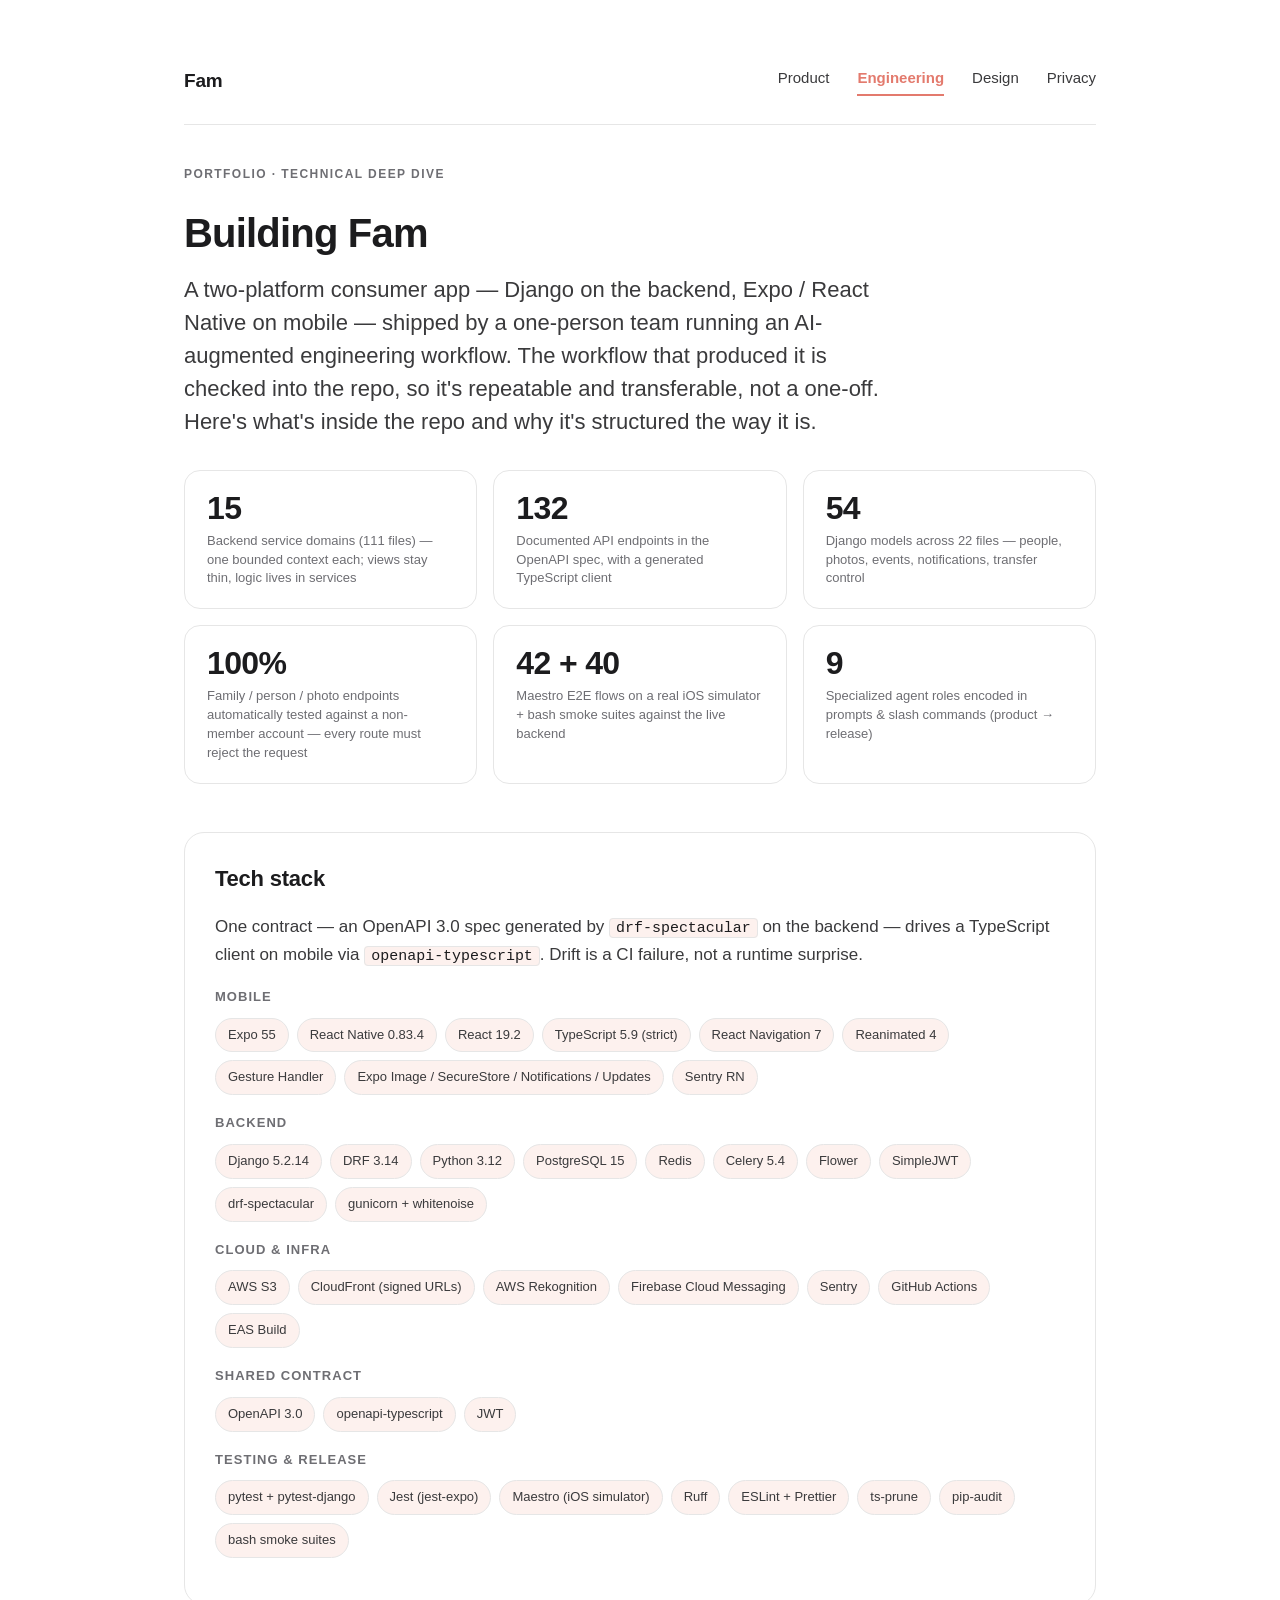
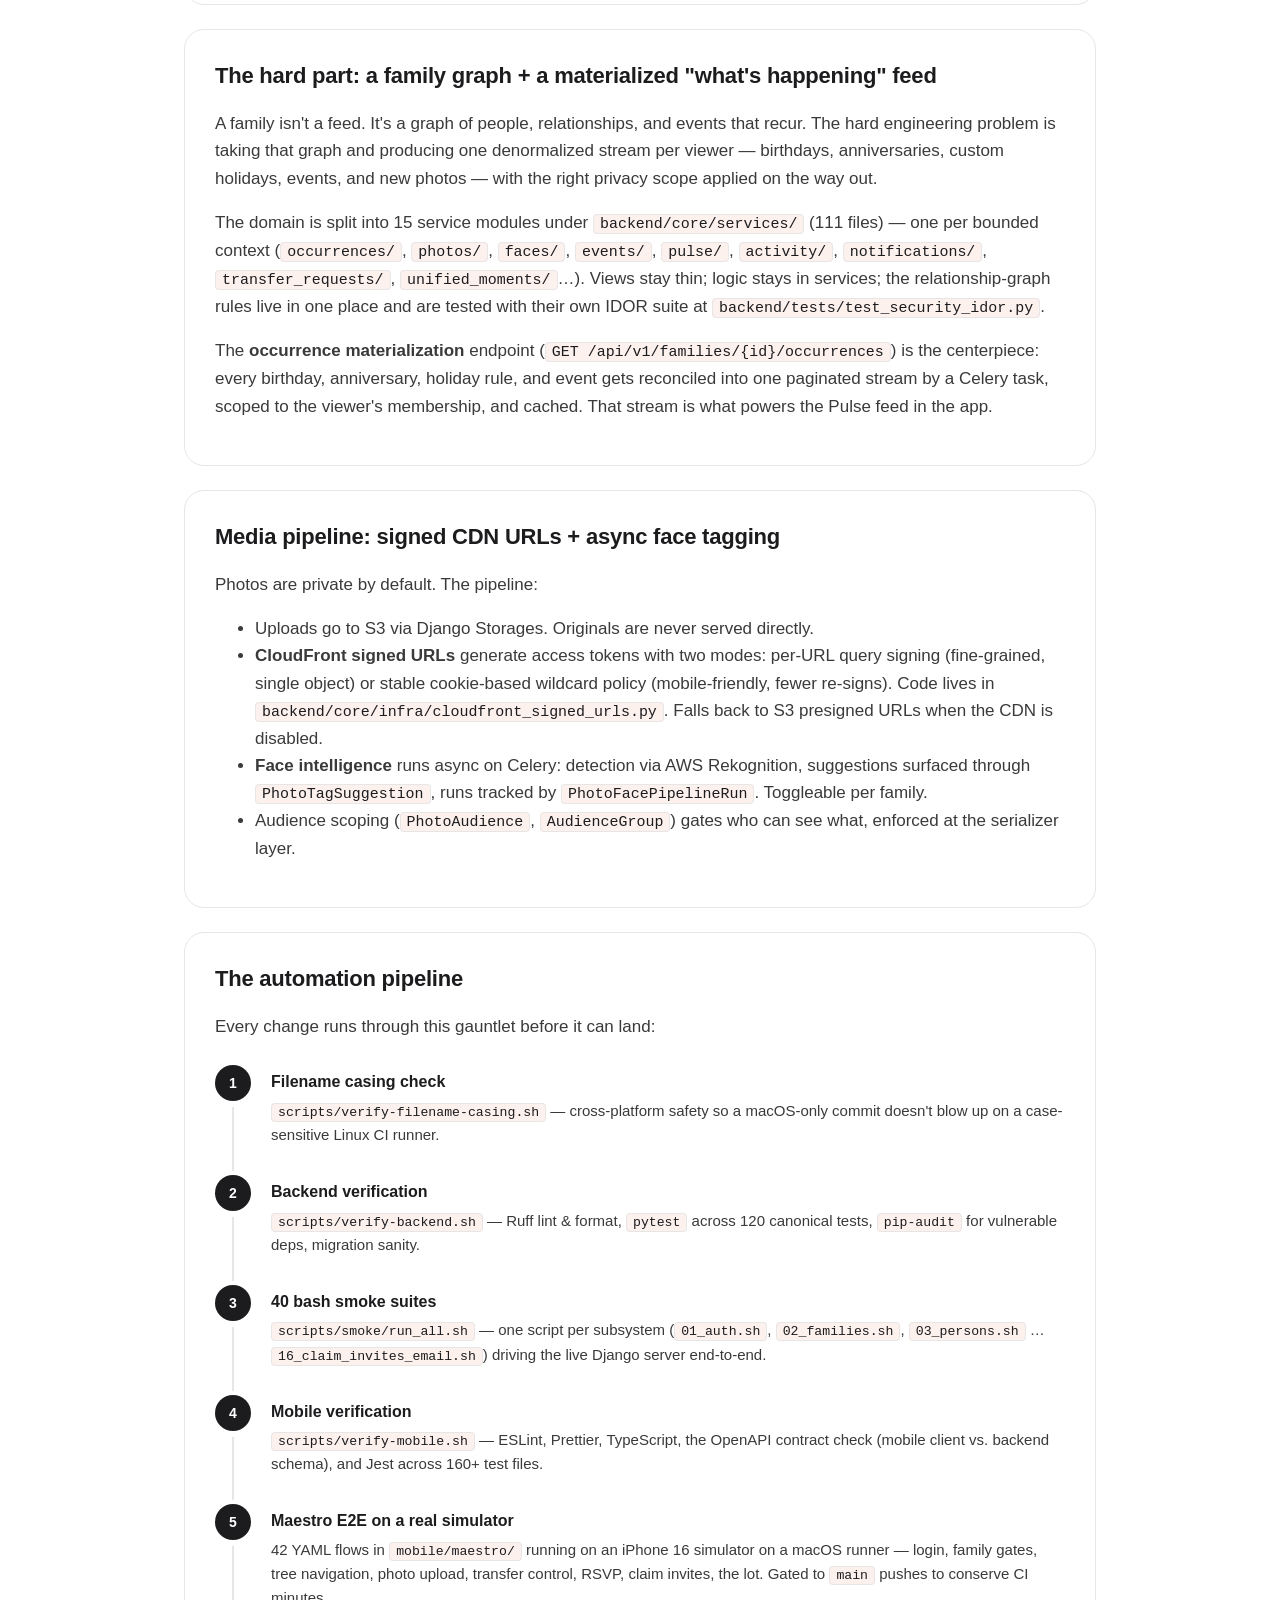
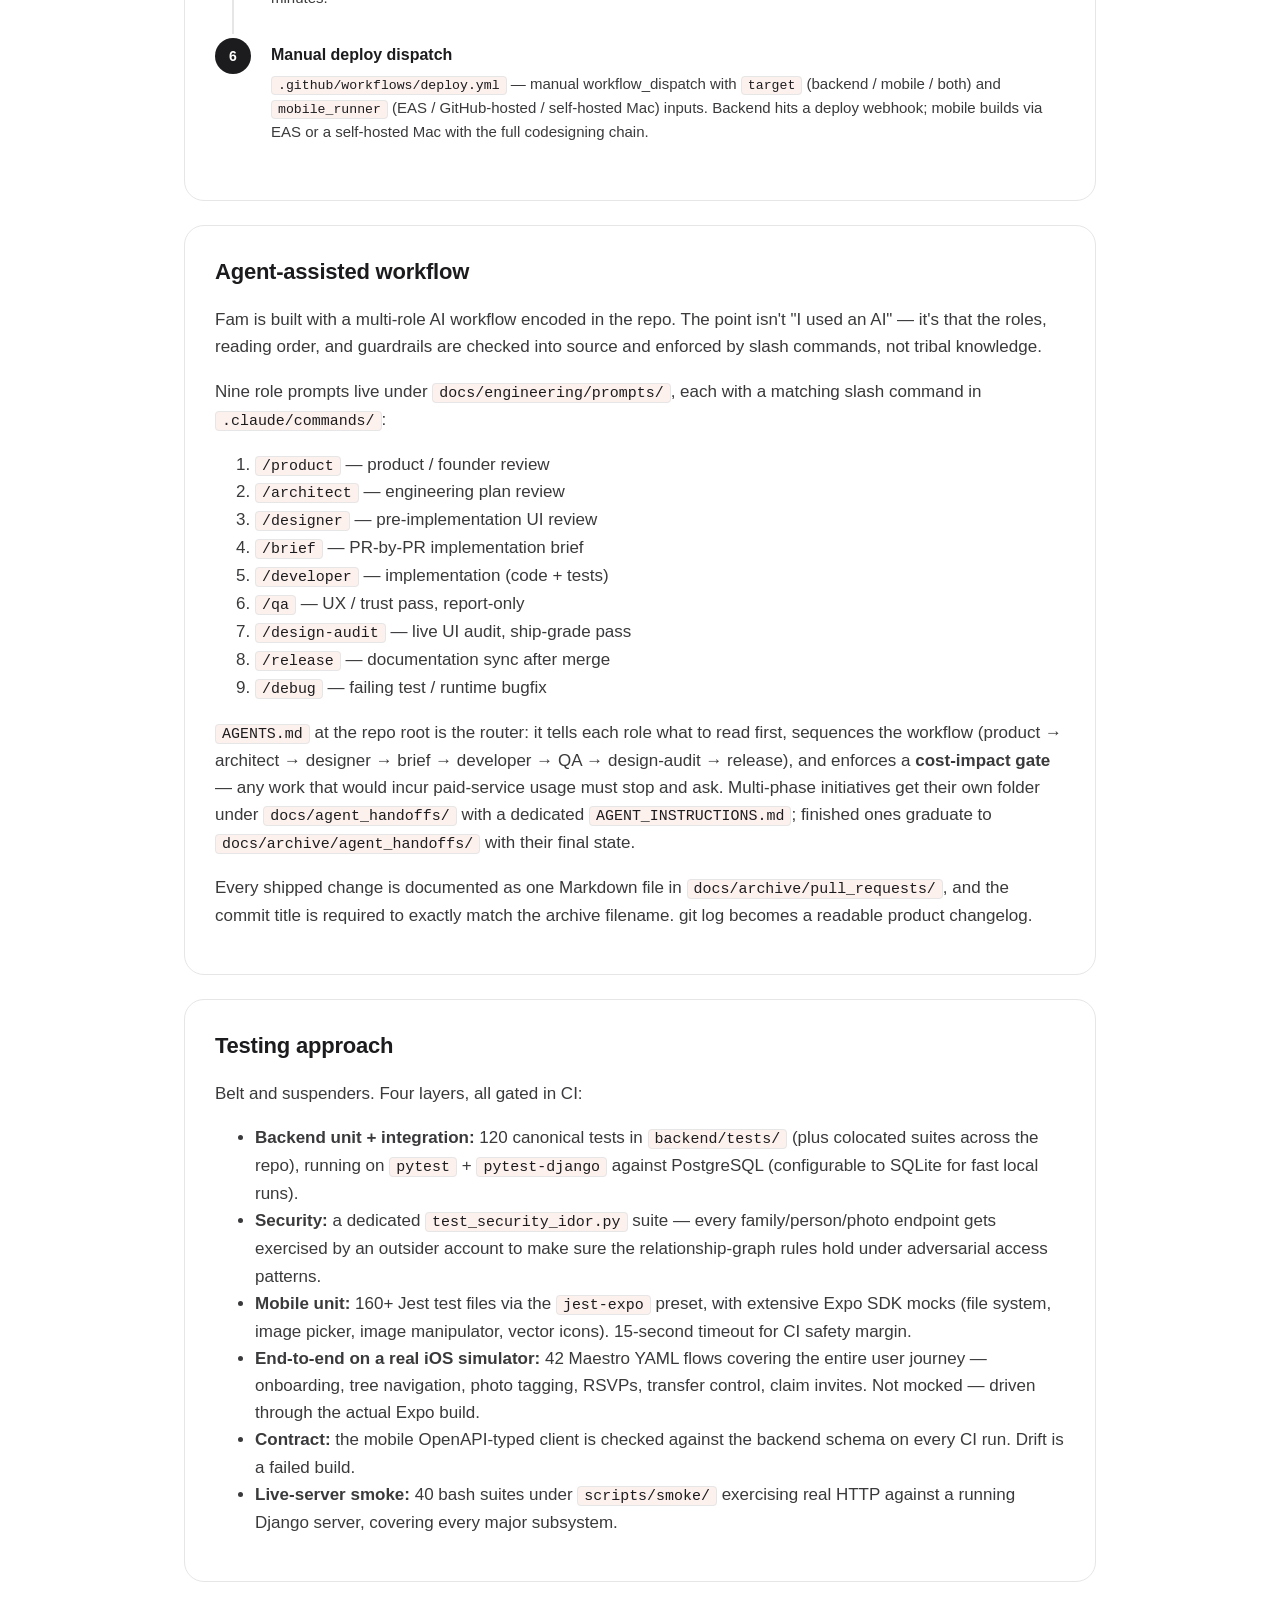
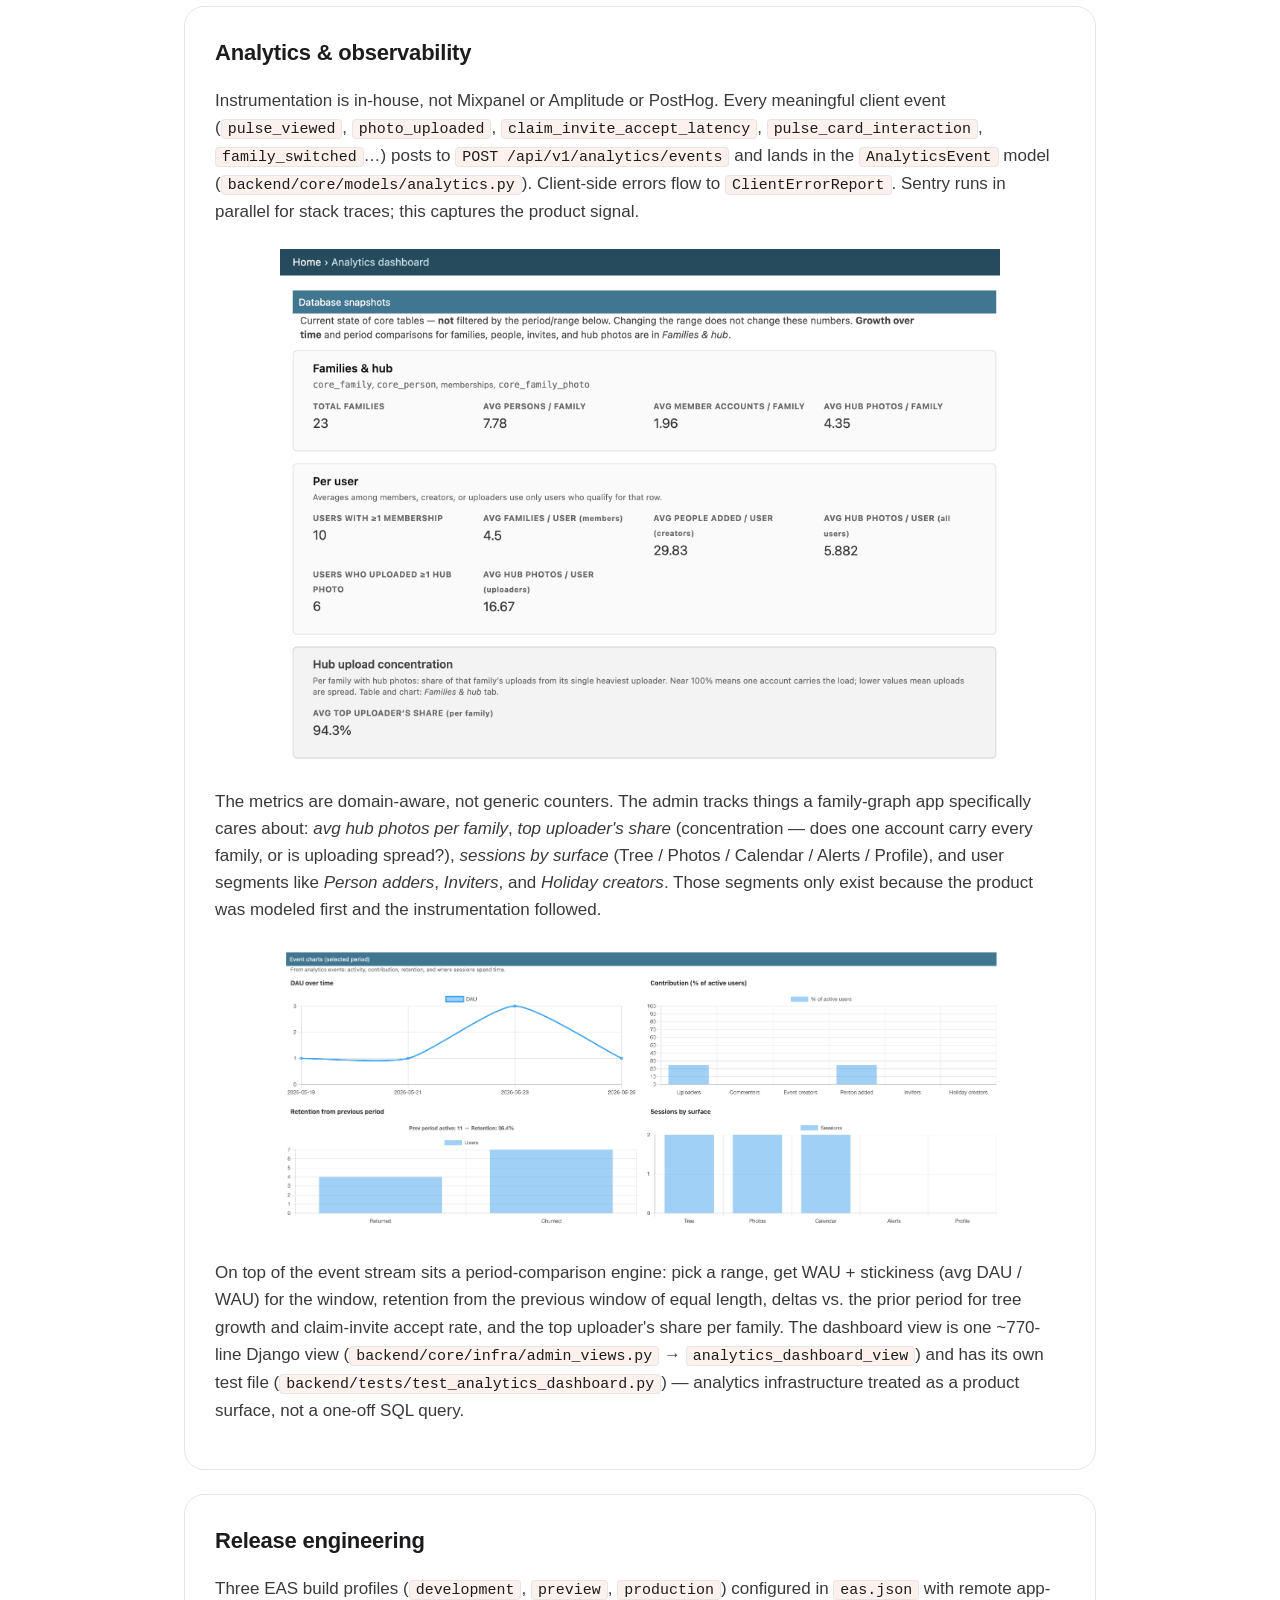
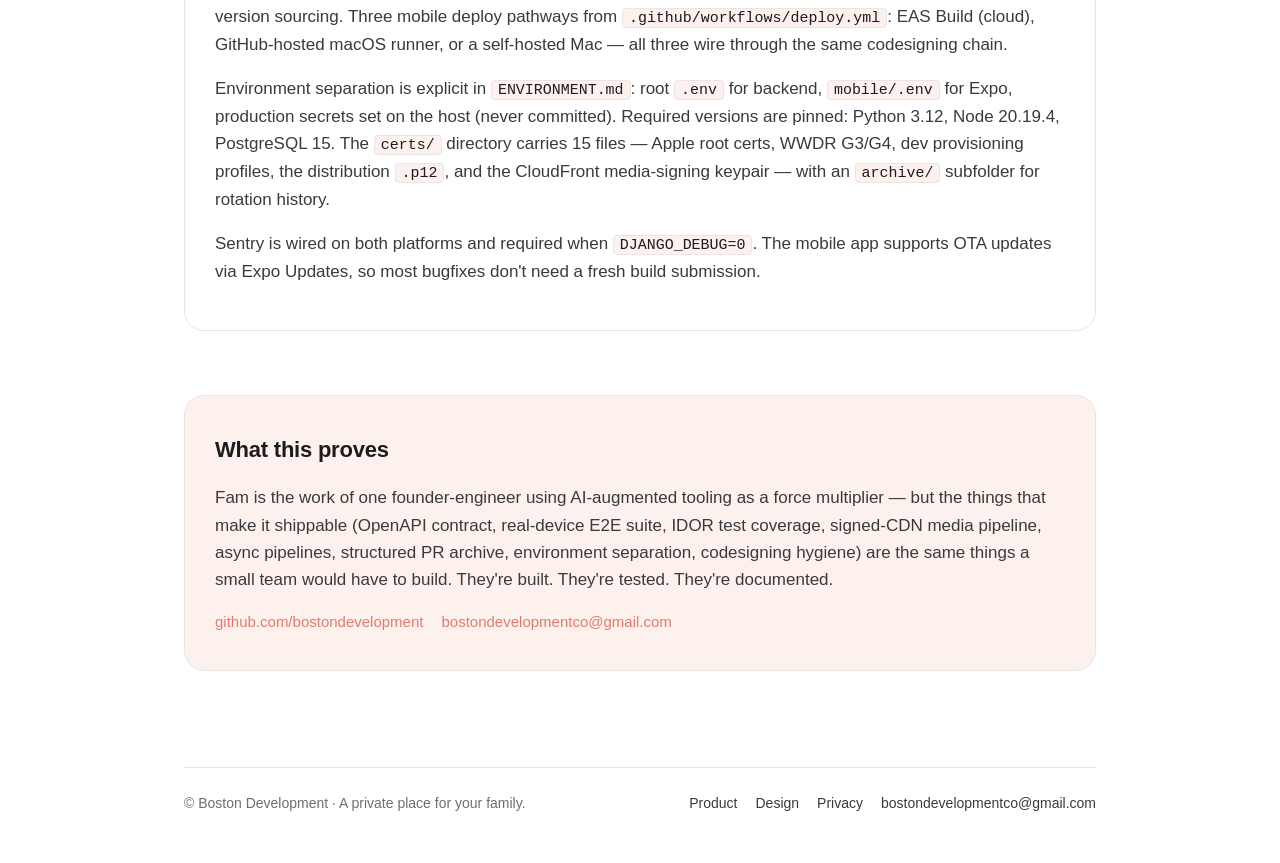
<file: engineering.html>
<!doctype html>
<html lang="en">
  <head>
    <meta charset="utf-8" />
    <meta name="viewport" content="width=device-width, initial-scale=1" />
    <title>Building Fam — Engineering deep dive</title>
    <meta
      name="description"
      content="How Fam is built: the stack, the family-graph architecture, the signed-media CDN, the agent-assisted workflow, and the testing pipeline behind the app."
    />
    <link rel="icon" type="image/png" href="assets/favicon.png" />
    <link rel="apple-touch-icon" href="assets/favicon.png" />
    <meta name="theme-color" content="#E37A6D" />
    <link rel="stylesheet" href="styles.css" />
  </head>
  <body>
    <main class="page wide">
      <nav class="site-nav" aria-label="Primary">
        <a class="nav-brand" href="index.html">Fam</a>
        <div class="nav-links">
          <a href="index.html">Product</a>
          <a href="engineering.html" class="active">Engineering</a>
          <a href="design.html">Design</a>
          <a href="privacy.html">Privacy</a>
        </div>
      </nav>

      <!-- Header --------------------------------------------------------- -->
      <header>
        <p class="kicker">Portfolio · Technical deep dive</p>
        <h1>Building Fam</h1>
        <p class="page-lede">
          A two-platform consumer app — Django on the backend, Expo / React
          Native on mobile — shipped by a one-person team running an
          AI-augmented engineering workflow. The workflow that produced it is checked into the repo, so it's repeatable and transferable, not a one-off. Here's what's inside the repo and
          why it's structured the way it is.
        </p>
      </header>

      <!-- Stat grid ------------------------------------------------------ -->
      <section>
        <div class="stat-grid">
          <div class="stat">
            <span class="stat-num">15</span>
            <span class="stat-label">Backend service domains (111 files) — one bounded context each; views stay thin, logic lives in services</span>
          </div>
          <div class="stat">
            <span class="stat-num">132</span>
            <span class="stat-label">Documented API endpoints in the OpenAPI spec, with a generated TypeScript client</span>
          </div>
          <div class="stat">
            <span class="stat-num">54</span>
            <span class="stat-label">Django models across 22 files — people, photos, events, notifications, transfer control</span>
          </div>
          <div class="stat">
            <span class="stat-num">100%</span>
            <span class="stat-label">Family / person / photo endpoints automatically tested against a non-member account — every route must reject the request</span>
          </div>
          <div class="stat">
            <span class="stat-num">42 + 40</span>
            <span class="stat-label">Maestro E2E flows on a real iOS simulator + bash smoke suites against the live backend</span>
          </div>
          <div class="stat">
            <span class="stat-num">9</span>
            <span class="stat-label">Specialized agent roles encoded in prompts &amp; slash commands (product → release)</span>
          </div>
        </div>
      </section>

      <!-- Tech stack ----------------------------------------------------- -->
      <section class="card">
        <h2>Tech stack</h2>
        <p>One contract — an OpenAPI 3.0 spec generated by <code class="path">drf-spectacular</code> on the backend — drives a TypeScript client on mobile via <code class="path">openapi-typescript</code>. Drift is a CI failure, not a runtime surprise.</p>

        <div class="stack-group">
          <h3>Mobile</h3>
          <div class="tech-tags">
            <span class="tech-tag">Expo 55</span>
            <span class="tech-tag">React Native 0.83.4</span>
            <span class="tech-tag">React 19.2</span>
            <span class="tech-tag">TypeScript 5.9 (strict)</span>
            <span class="tech-tag">React Navigation 7</span>
            <span class="tech-tag">Reanimated 4</span>
            <span class="tech-tag">Gesture Handler</span>
            <span class="tech-tag">Expo Image / SecureStore / Notifications / Updates</span>
            <span class="tech-tag">Sentry RN</span>
          </div>
        </div>

        <div class="stack-group">
          <h3>Backend</h3>
          <div class="tech-tags">
            <span class="tech-tag">Django 5.2.14</span>
            <span class="tech-tag">DRF 3.14</span>
            <span class="tech-tag">Python 3.12</span>
            <span class="tech-tag">PostgreSQL 15</span>
            <span class="tech-tag">Redis</span>
            <span class="tech-tag">Celery 5.4</span>
            <span class="tech-tag">Flower</span>
            <span class="tech-tag">SimpleJWT</span>
            <span class="tech-tag">drf-spectacular</span>
            <span class="tech-tag">gunicorn + whitenoise</span>
          </div>
        </div>

        <div class="stack-group">
          <h3>Cloud &amp; Infra</h3>
          <div class="tech-tags">
            <span class="tech-tag">AWS S3</span>
            <span class="tech-tag">CloudFront (signed URLs)</span>
            <span class="tech-tag">AWS Rekognition</span>
            <span class="tech-tag">Firebase Cloud Messaging</span>
            <span class="tech-tag">Sentry</span>
            <span class="tech-tag">GitHub Actions</span>
            <span class="tech-tag">EAS Build</span>
          </div>
        </div>

        <div class="stack-group">
          <h3>Shared contract</h3>
          <div class="tech-tags">
            <span class="tech-tag">OpenAPI 3.0</span>
            <span class="tech-tag">openapi-typescript</span>
            <span class="tech-tag">JWT</span>
          </div>
        </div>

        <div class="stack-group">
          <h3>Testing &amp; release</h3>
          <div class="tech-tags">
            <span class="tech-tag">pytest + pytest-django</span>
            <span class="tech-tag">Jest (jest-expo)</span>
            <span class="tech-tag">Maestro (iOS simulator)</span>
            <span class="tech-tag">Ruff</span>
            <span class="tech-tag">ESLint + Prettier</span>
            <span class="tech-tag">ts-prune</span>
            <span class="tech-tag">pip-audit</span>
            <span class="tech-tag">bash smoke suites</span>
          </div>
        </div>
      </section>

      <!-- Core engineering problem -------------------------------------- -->
      <section class="card">
        <h2>The hard part: a <span class="accent-b">family graph</span> + a <span class="accent-g">materialized "what's happening" feed</span></h2>
        <p>
          A family isn't a feed. It's a graph of <span class="accent-o">people</span>,
          <span class="accent-p">relationships</span>, and
          <span class="accent-y">events that recur</span>. The hard engineering
          problem is taking that graph and producing one denormalized stream
          per viewer — birthdays, anniversaries, custom holidays, events, and
          new photos — with the right privacy scope applied on the way out.
        </p>
        <p>
          The domain is split into 15 service modules under
          <code class="path">backend/core/services/</code> (111 files) — one
          per bounded context (<code>occurrences/</code>,
          <code>photos/</code>, <code>faces/</code>, <code>events/</code>,
          <code>pulse/</code>, <code>activity/</code>,
          <code>notifications/</code>, <code>transfer_requests/</code>,
          <code>unified_moments/</code>…). Views stay thin; logic stays in
          services; the relationship-graph rules live in one place and are
          tested with their own IDOR suite at
          <code class="path">backend/tests/test_security_idor.py</code>.
        </p>
        <p>
          The <strong>occurrence materialization</strong> endpoint
          (<code>GET /api/v1/families/&#123;id&#125;/occurrences</code>) is the
          centerpiece: every birthday, anniversary, holiday rule, and event
          gets reconciled into one paginated stream by a Celery task, scoped
          to the viewer's membership, and cached. That stream is what powers
          the <span class="accent-g">Pulse</span> feed in the app.
        </p>
      </section>

      <!-- Media pipeline ------------------------------------------------- -->
      <section class="card">
        <h2>Media pipeline: <span class="accent-r">signed CDN URLs</span> + <span class="accent-p">async face tagging</span></h2>
        <p>
          Photos are private by default. The pipeline:
        </p>
        <ul>
          <li>
            Uploads go to S3 via Django Storages. Originals are never served
            directly.
          </li>
          <li>
            <strong>CloudFront signed URLs</strong> generate access tokens
            with two modes: per-URL query signing (fine-grained, single object)
            or stable cookie-based wildcard policy (mobile-friendly, fewer
            re-signs). Code lives in
            <code class="path">backend/core/infra/cloudfront_signed_urls.py</code>.
            Falls back to S3 presigned URLs when the CDN is disabled.
          </li>
          <li>
            <strong>Face intelligence</strong> runs async on Celery: detection
            via AWS Rekognition, suggestions surfaced through
            <code>PhotoTagSuggestion</code>, runs tracked by
            <code>PhotoFacePipelineRun</code>. Toggleable per family.
          </li>
          <li>
            Audience scoping (<code>PhotoAudience</code>, <code>AudienceGroup</code>) gates
            who can see what, enforced at the serializer layer.
          </li>
        </ul>
      </section>

      <!-- Automation pipeline ------------------------------------------- -->
      <section class="card">
        <h2>The automation pipeline</h2>
        <p>Every change runs through this gauntlet before it can land:</p>
        <ol class="pipeline">
          <li class="pipeline-stage">
            <h3>Filename casing check</h3>
            <p><code class="path">scripts/verify-filename-casing.sh</code> — cross-platform safety so a macOS-only commit doesn't blow up on a case-sensitive Linux CI runner.</p>
          </li>
          <li class="pipeline-stage">
            <h3>Backend verification</h3>
            <p><code class="path">scripts/verify-backend.sh</code> — Ruff lint &amp; format, <code>pytest</code> across 120 canonical tests, <code>pip-audit</code> for vulnerable deps, migration sanity.</p>
          </li>
          <li class="pipeline-stage">
            <h3>40 bash smoke suites</h3>
            <p><code class="path">scripts/smoke/run_all.sh</code> — one script per subsystem (<code>01_auth.sh</code>, <code>02_families.sh</code>, <code>03_persons.sh</code> … <code>16_claim_invites_email.sh</code>) driving the live Django server end-to-end.</p>
          </li>
          <li class="pipeline-stage">
            <h3>Mobile verification</h3>
            <p><code class="path">scripts/verify-mobile.sh</code> — ESLint, Prettier, TypeScript, the OpenAPI contract check (mobile client vs. backend schema), and Jest across 160+ test files.</p>
          </li>
          <li class="pipeline-stage">
            <h3>Maestro E2E on a real simulator</h3>
            <p>42 YAML flows in <code class="path">mobile/maestro/</code> running on an iPhone 16 simulator on a macOS runner — login, family gates, tree navigation, photo upload, transfer control, RSVP, claim invites, the lot. Gated to <code>main</code> pushes to conserve CI minutes.</p>
          </li>
          <li class="pipeline-stage">
            <h3>Manual deploy dispatch</h3>
            <p><code class="path">.github/workflows/deploy.yml</code> — manual workflow_dispatch with <code>target</code> (backend / mobile / both) and <code>mobile_runner</code> (EAS / GitHub-hosted / self-hosted Mac) inputs. Backend hits a deploy webhook; mobile builds via EAS or a self-hosted Mac with the full codesigning chain.</p>
          </li>
        </ol>
      </section>

      <!-- Agent-assisted workflow --------------------------------------- -->
      <section class="card">
        <h2>Agent-assisted workflow</h2>
        <p>
          Fam is built with a multi-role AI workflow encoded in the repo. The
          point isn't "I used an AI" — it's that the roles, reading order, and
          guardrails are checked into source and enforced by slash commands,
          not tribal knowledge.
        </p>
        <p>
          Nine role prompts live under
          <code class="path">docs/engineering/prompts/</code>, each with a
          matching slash command in <code class="path">.claude/commands/</code>:
        </p>
        <ol>
          <li><code>/product</code> — product / founder review</li>
          <li><code>/architect</code> — engineering plan review</li>
          <li><code>/designer</code> — pre-implementation UI review</li>
          <li><code>/brief</code> — PR-by-PR implementation brief</li>
          <li><code>/developer</code> — implementation (code + tests)</li>
          <li><code>/qa</code> — UX / trust pass, report-only</li>
          <li><code>/design-audit</code> — live UI audit, ship-grade pass</li>
          <li><code>/release</code> — documentation sync after merge</li>
          <li><code>/debug</code> — failing test / runtime bugfix</li>
        </ol>
        <p>
          <code class="path">AGENTS.md</code> at the repo root is the router:
          it tells each role what to read first, sequences the workflow
          (product → architect → designer → brief → developer → QA →
          design-audit → release), and enforces a <strong>cost-impact
          gate</strong> — any work that would incur paid-service usage must
          stop and ask. Multi-phase initiatives get their own folder under
          <code class="path">docs/agent_handoffs/</code> with a dedicated
          <code>AGENT_INSTRUCTIONS.md</code>; finished ones graduate to
          <code class="path">docs/archive/agent_handoffs/</code> with their
          final state.
        </p>
        <p>
          Every shipped change is documented as one Markdown file in
          <code class="path">docs/archive/pull_requests/</code>, and the
          commit title is required to exactly match the archive filename.
          git log becomes a readable product changelog.
        </p>
      </section>

      <!-- Testing approach ---------------------------------------------- -->
      <section class="card">
        <h2>Testing approach</h2>
        <p>
          Belt and suspenders. Four layers, all gated in CI:
        </p>
        <ul>
          <li>
            <strong>Backend unit + integration:</strong> 120 canonical tests in
            <code class="path">backend/tests/</code> (plus colocated suites across
            the repo), running on
            <code>pytest</code> + <code>pytest-django</code> against
            PostgreSQL (configurable to SQLite for fast local runs).
          </li>
          <li>
            <strong>Security:</strong> a dedicated
            <code class="path">test_security_idor.py</code> suite — every
            family/person/photo endpoint gets exercised by an outsider
            account to make sure the relationship-graph rules hold under
            adversarial access patterns.
          </li>
          <li>
            <strong>Mobile unit:</strong> 160+ Jest test files via the
            <code>jest-expo</code> preset, with extensive Expo SDK mocks
            (file system, image picker, image manipulator, vector icons).
            15-second timeout for CI safety margin.
          </li>
          <li>
            <strong>End-to-end on a real iOS simulator:</strong> 42 Maestro
            YAML flows covering the entire user journey — onboarding, tree
            navigation, photo tagging, RSVPs, transfer control, claim
            invites. Not mocked — driven through the actual Expo build.
          </li>
          <li>
            <strong>Contract:</strong> the mobile OpenAPI-typed client is
            checked against the backend schema on every CI run. Drift is a
            failed build.
          </li>
          <li>
            <strong>Live-server smoke:</strong> 40 bash suites under
            <code class="path">scripts/smoke/</code> exercising real HTTP
            against a running Django server, covering every major subsystem.
          </li>
        </ul>
      </section>

      <!-- Analytics & observability ------------------------------------- -->
      <section class="card">
        <h2>Analytics &amp; observability</h2>
        <p>
          Instrumentation is <span class="accent-g">in-house</span>, not
          Mixpanel or Amplitude or PostHog. Every meaningful client event
          (<code>pulse_viewed</code>, <code>photo_uploaded</code>,
          <code>claim_invite_accept_latency</code>,
          <code>pulse_card_interaction</code>, <code>family_switched</code>…)
          posts to <code>POST /api/v1/analytics/events</code> and lands in the
          <code class="path">AnalyticsEvent</code> model
          (<code class="path">backend/core/models/analytics.py</code>). Client-side
          errors flow to <code class="path">ClientErrorReport</code>. Sentry
          runs in parallel for stack traces; this captures the product signal.
        </p>

        <div class="inline-shot wide-shot" style="max-width: 720px; margin: 24px auto;">
          <img src="assets/screens/eng_analytics_01.png" alt="Django admin Analytics dashboard — Database snapshots panel. Families &amp; hub: 23 families, 7.78 avg persons per family, 4.35 avg hub photos per family. Per-user metrics. Hub upload concentration: 94.3% avg top-uploader share." />
        </div>

        <p>
          The metrics are <span class="accent-b">domain-aware</span>, not
          generic counters. The admin tracks things a family-graph app
          specifically cares about: <em>avg hub photos per family</em>,
          <em>top uploader's share</em> (concentration — does one account
          carry every family, or is uploading spread?),
          <em>sessions by surface</em> (Tree / Photos / Calendar / Alerts /
          Profile), and user segments like <em>Person adders</em>,
          <em>Inviters</em>, and <em>Holiday creators</em>. Those segments
          only exist because the product was modeled first and the
          instrumentation followed.
        </p>

        <div class="inline-shot wide-shot" style="max-width: 720px; margin: 24px auto;">
          <img src="assets/screens/eng_analytics_02.png" alt="Django admin Analytics dashboard — Event charts panel. DAU over time line chart, Contribution by user segment, Retention from previous period (returned vs churned), Sessions by surface (Tree, Photos, Calendar, Alerts, Profile)." />
        </div>

        <p>
          On top of the event stream sits a
          <span class="accent-p">period-comparison engine</span>: pick a
          range, get WAU + stickiness (avg DAU / WAU) for the window,
          retention from the previous window of equal length, deltas vs. the
          prior period for tree growth and claim-invite accept rate, and the
          top uploader's share per family. The dashboard view is one
          ~770-line Django view
          (<code class="path">backend/core/infra/admin_views.py</code> →
          <code>analytics_dashboard_view</code>) and has its own test file
          (<code class="path">backend/tests/test_analytics_dashboard.py</code>) —
          analytics infrastructure treated as a product surface, not a
          one-off SQL query.
        </p>
      </section>

      <!-- Release engineering ------------------------------------------- -->
      <section class="card">
        <h2>Release engineering</h2>
        <p>
          Three EAS build profiles (<code>development</code>,
          <code>preview</code>, <code>production</code>) configured in
          <code class="path">eas.json</code> with remote app-version sourcing.
          Three mobile deploy pathways from
          <code class="path">.github/workflows/deploy.yml</code>: EAS Build
          (cloud), GitHub-hosted macOS runner, or a self-hosted Mac — all
          three wire through the same codesigning chain.
        </p>
        <p>
          Environment separation is explicit in
          <code class="path">ENVIRONMENT.md</code>: root <code>.env</code> for
          backend, <code>mobile/.env</code> for Expo, production secrets set
          on the host (never committed). Required versions are pinned:
          Python 3.12, Node 20.19.4, PostgreSQL 15. The
          <code class="path">certs/</code> directory carries 15 files — Apple
          root certs, WWDR G3/G4, dev provisioning profiles, the distribution
          <code>.p12</code>, and the CloudFront media-signing keypair — with
          an <code>archive/</code> subfolder for rotation history.
        </p>
        <p>
          Sentry is wired on both platforms and required when
          <code>DJANGO_DEBUG=0</code>. The mobile app supports OTA updates via
          Expo Updates, so most bugfixes don't need a fresh build submission.
        </p>
      </section>

      <!-- Closing ------------------------------------------------------- -->
      <section class="closing">
        <h2>What this proves</h2>
        <p>
          Fam is the work of one founder-engineer using AI-augmented tooling
          as a force multiplier — but the things that make it shippable
          (OpenAPI contract, real-device E2E suite, IDOR test coverage,
          signed-CDN media pipeline, async pipelines, structured PR archive,
          environment separation, codesigning hygiene) are the same things a
          small team would have to build. They're built. They're tested.
          They're documented.
        </p>
        <div class="contact-row">
          <a href="https://github.com/bostondevelopment/">github.com/bostondevelopment</a>
          <a href="mailto:bostondevelopmentco@gmail.com">bostondevelopmentco@gmail.com</a>
        </div>
      </section>

      <footer class="site-footer">
        <p>© Boston Development · A private place for your family.</p>
        <div class="footer-links">
          <a href="index.html">Product</a>
          <a href="design.html">Design</a>
          <a href="privacy.html">Privacy</a>
          <a href="mailto:bostondevelopmentco@gmail.com">bostondevelopmentco@gmail.com</a>
        </div>
      </footer>
    </main>
  </body>
</html>
</file>
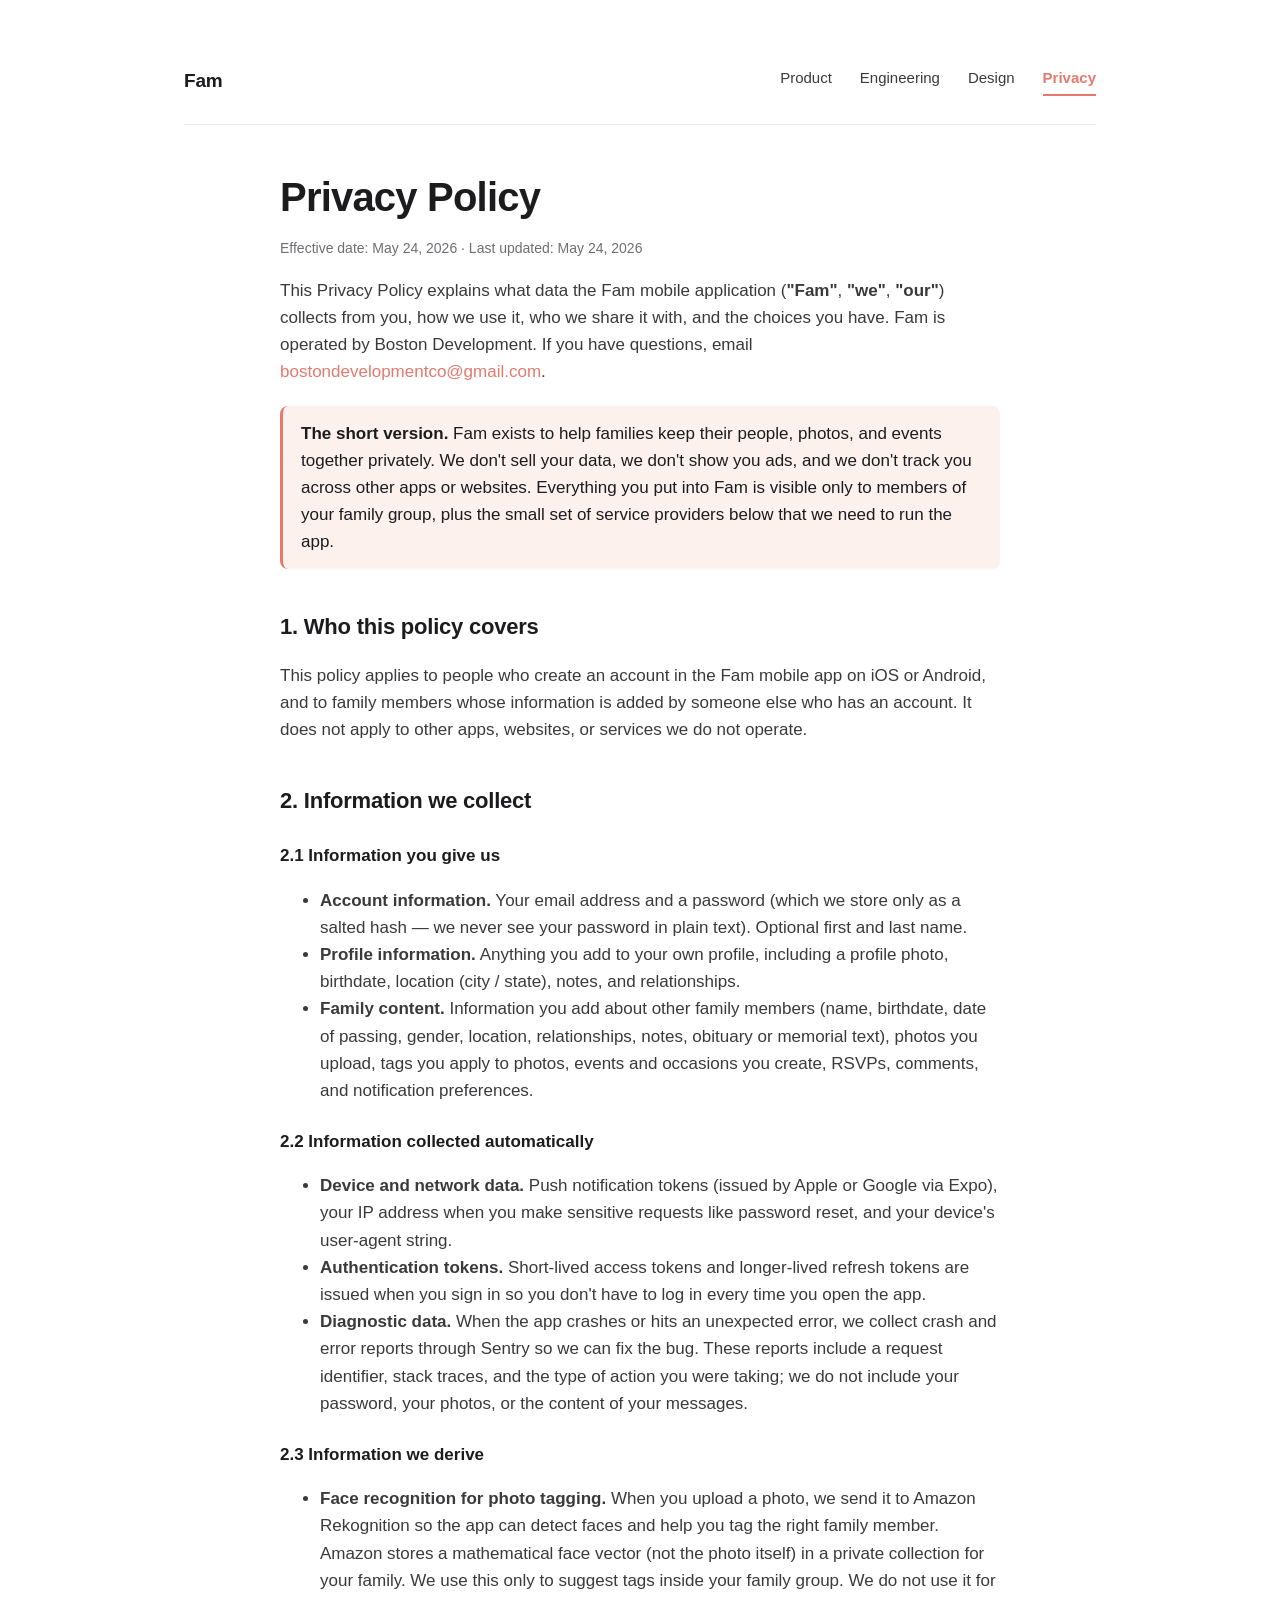
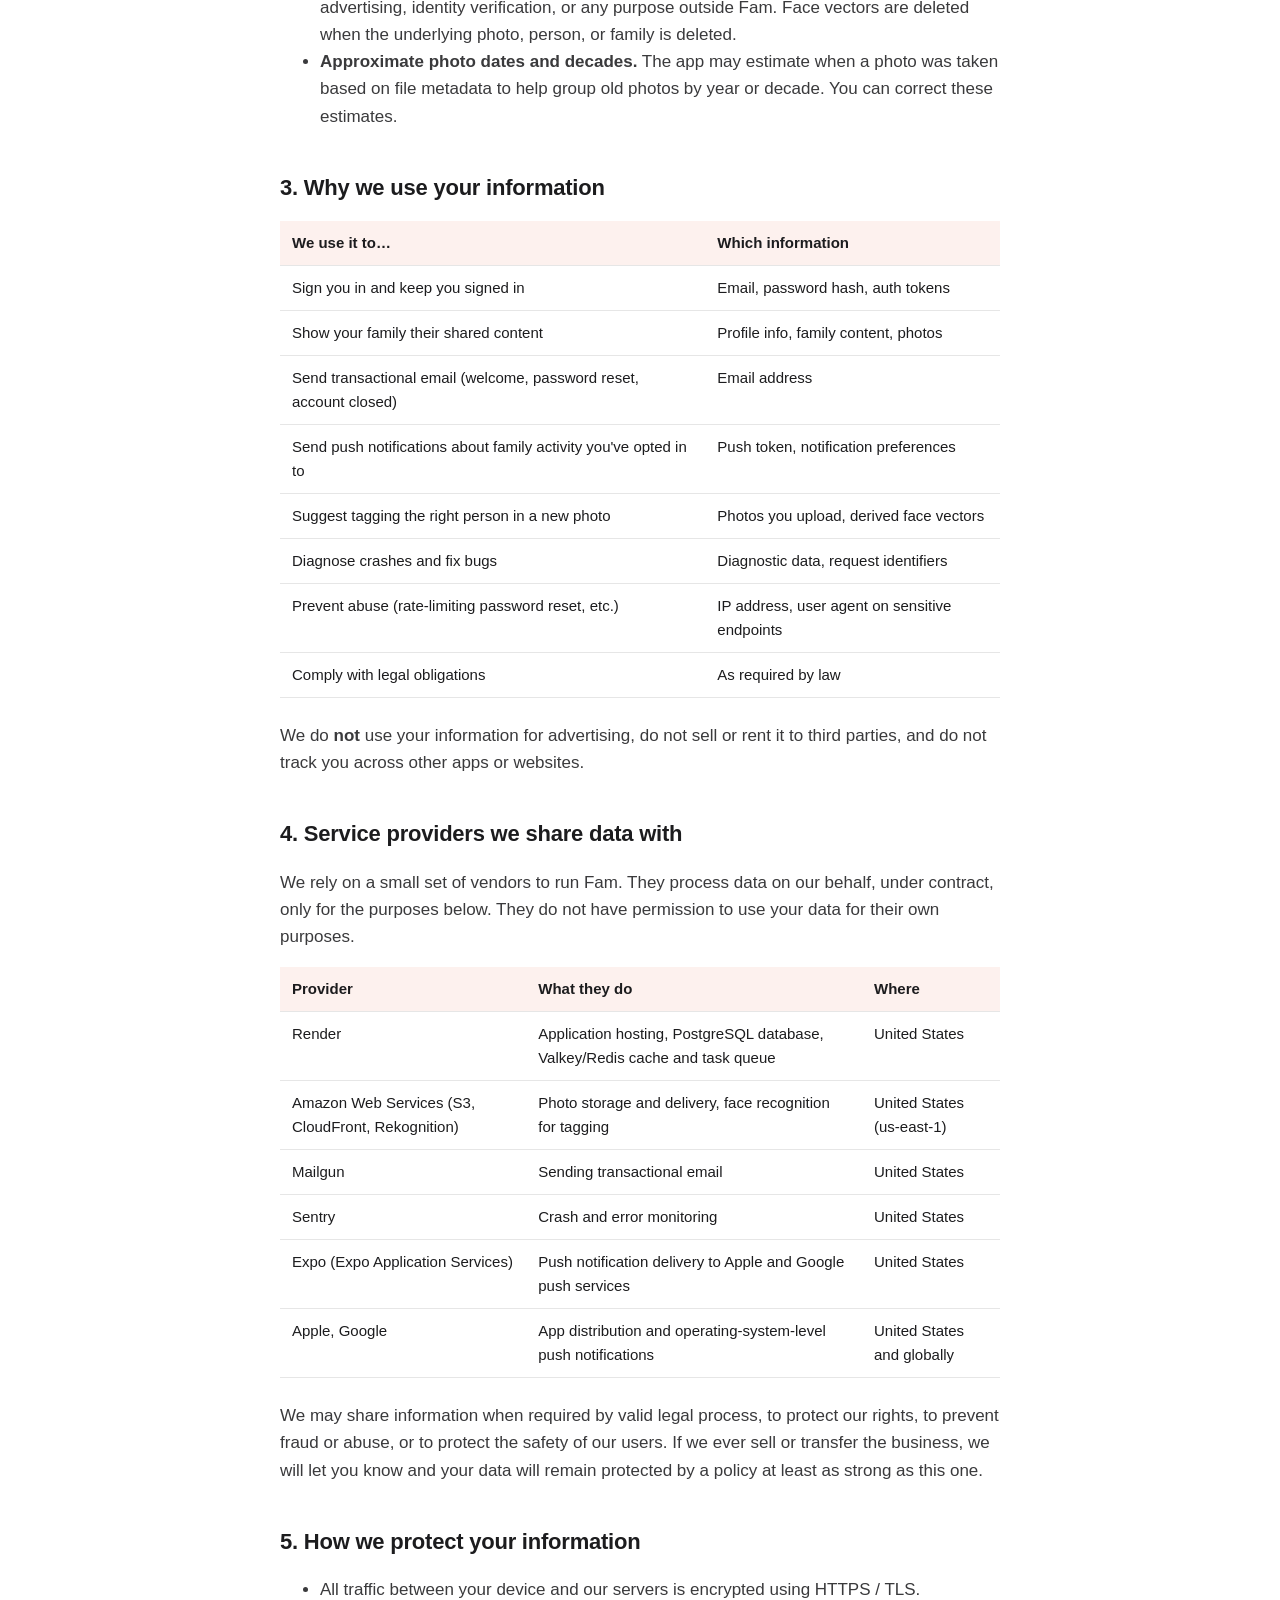
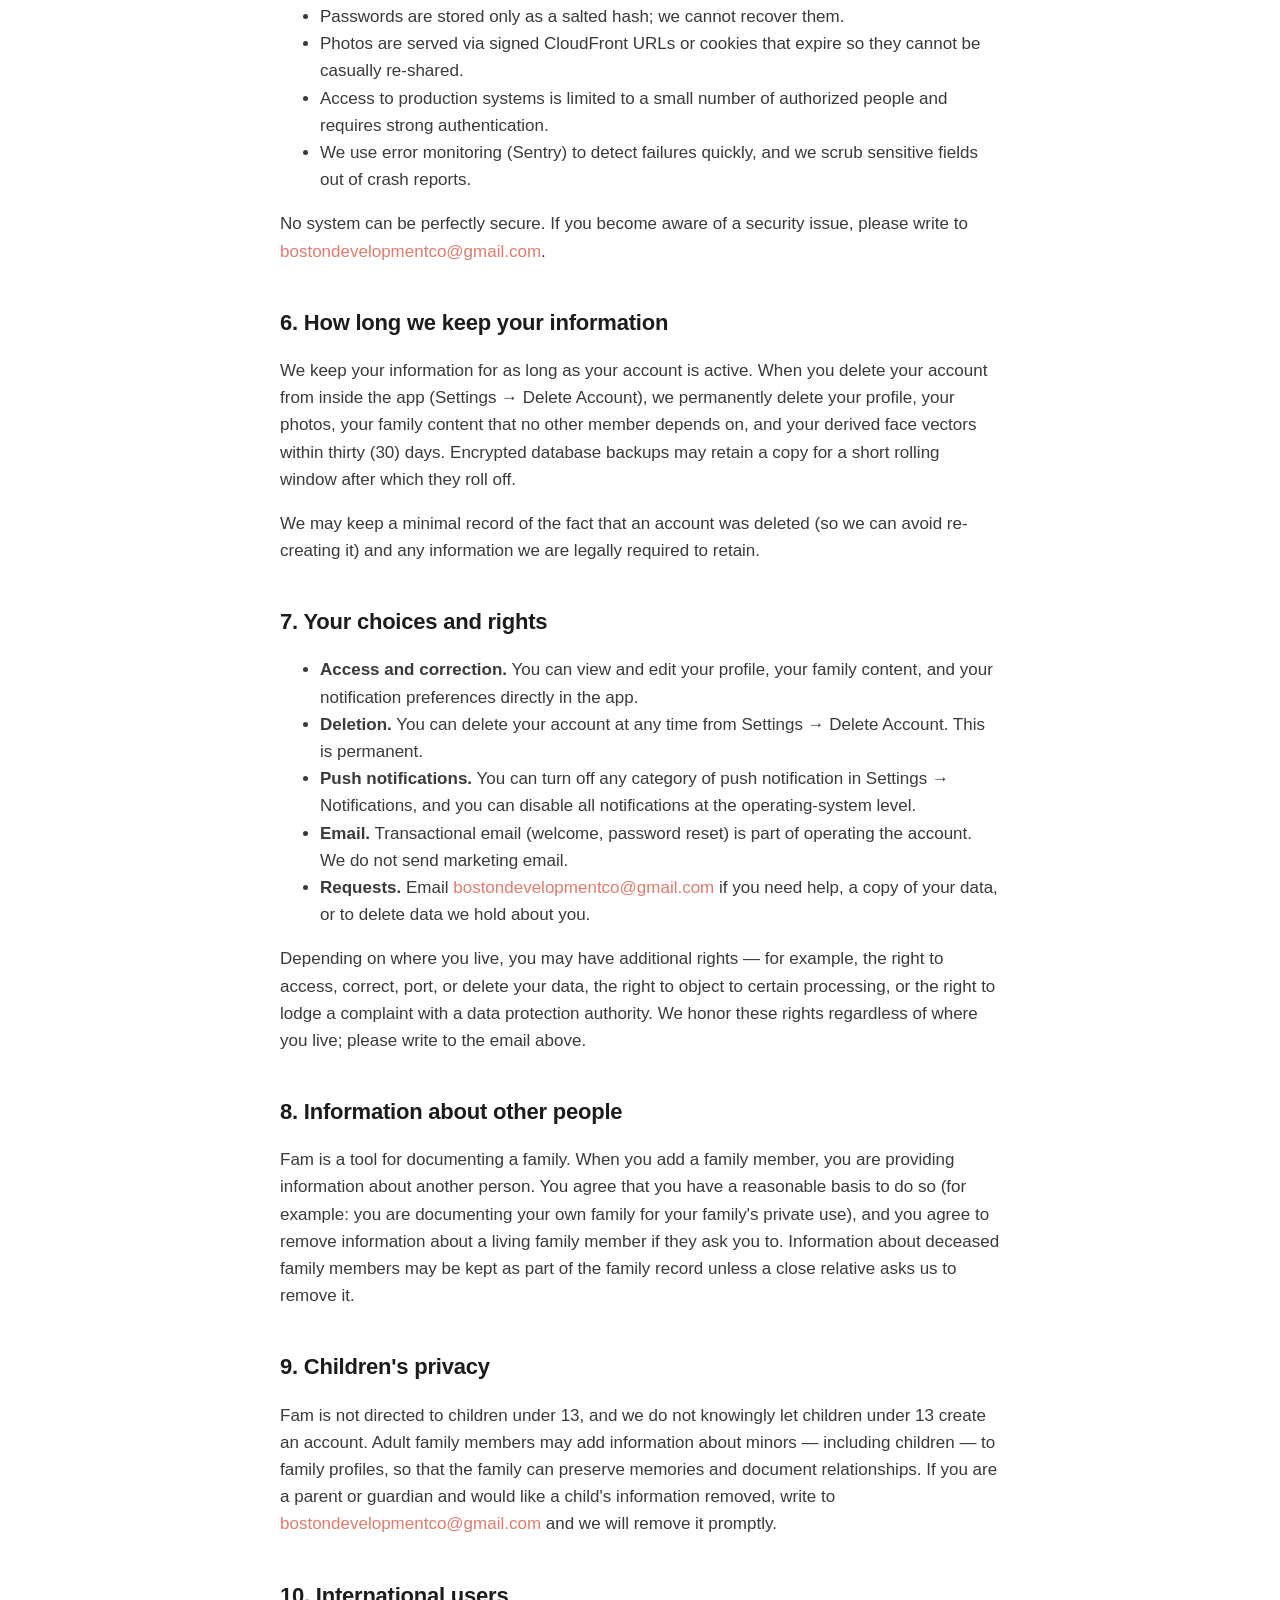
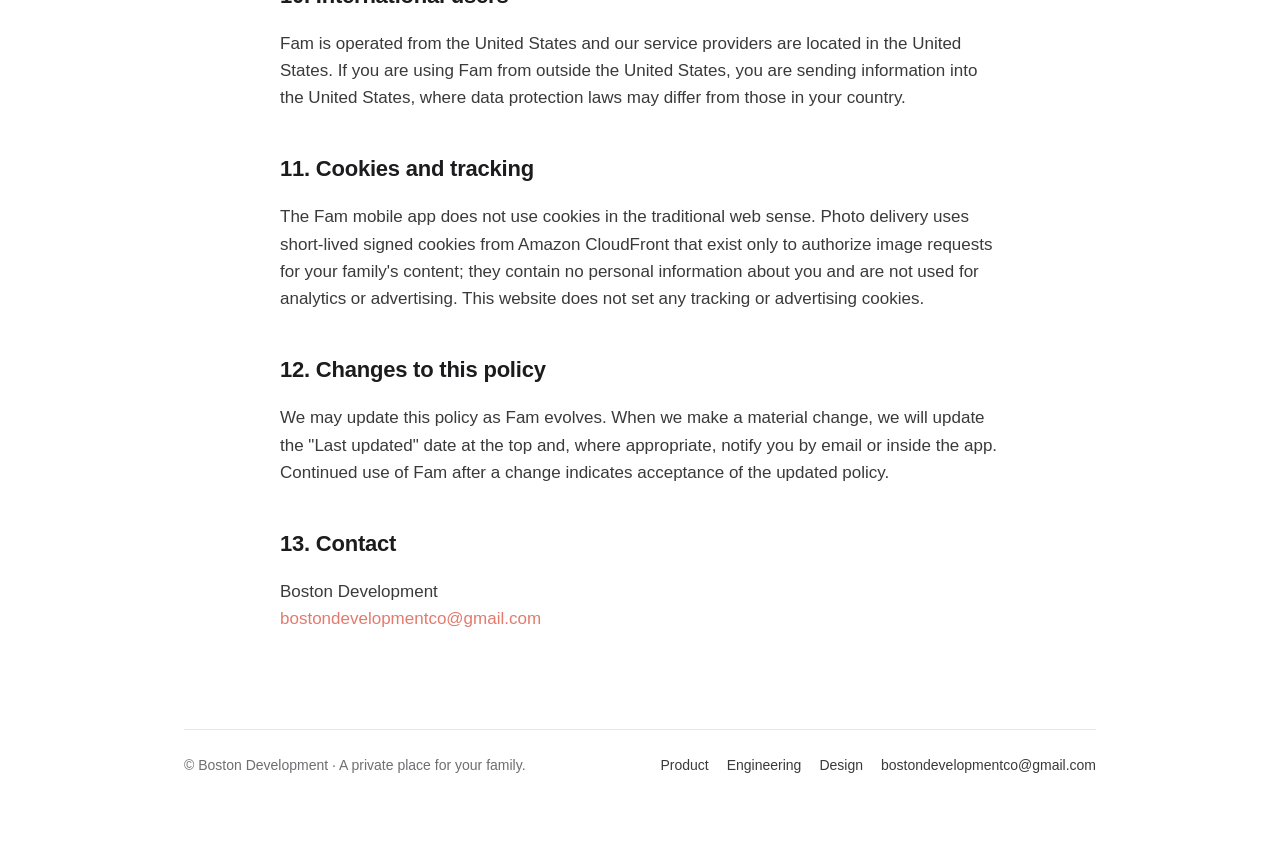
<file: privacy.html>
<!doctype html>
<html lang="en">
  <head>
    <meta charset="utf-8" />
    <meta name="viewport" content="width=device-width, initial-scale=1" />
    <title>Privacy Policy — Fam</title>
    <meta
      name="description"
      content="Privacy Policy for the Fam app from Boston Development."
    />
    <link rel="icon" type="image/png" href="assets/favicon.png" />
    <link rel="apple-touch-icon" href="assets/favicon.png" />
    <meta name="theme-color" content="#E37A6D" />
    <link rel="stylesheet" href="styles.css" />
  </head>
  <body>
    <main class="page wide">
      <nav class="site-nav" aria-label="Primary">
        <a class="nav-brand" href="index.html">Fam</a>
        <div class="nav-links">
          <a href="index.html">Product</a>
          <a href="engineering.html">Engineering</a>
          <a href="design.html">Design</a>
          <a href="privacy.html" class="active">Privacy</a>
        </div>
      </nav>

      <div class="prose">
      <h1>Privacy Policy</h1>
      <p class="meta">Effective date: May 24, 2026 &middot; Last updated: May 24, 2026</p>

      <section>
        <p>
          This Privacy Policy explains what data the Fam mobile application
          (<strong>"Fam"</strong>, <strong>"we"</strong>, <strong>"our"</strong>)
          collects from you, how we use it, who we share it with, and the choices
          you have. Fam is operated by Boston Development. If you have questions,
          email
          <a href="mailto:bostondevelopmentco@gmail.com"
            >bostondevelopmentco@gmail.com</a
          >.
        </p>

        <div class="callout">
          <p>
            <strong>The short version.</strong> Fam exists to help families keep
            their people, photos, and events together privately. We don't sell
            your data, we don't show you ads, and we don't track you across other
            apps or websites. Everything you put into Fam is visible only to
            members of your family group, plus the small set of service providers
            below that we need to run the app.
          </p>
        </div>
      </section>

      <section>
        <h2>1. Who this policy covers</h2>
        <p>
          This policy applies to people who create an account in the Fam mobile
          app on iOS or Android, and to family members whose information is added
          by someone else who has an account. It does not apply to other apps,
          websites, or services we do not operate.
        </p>
      </section>

      <section>
        <h2>2. Information we collect</h2>

        <h3>2.1 Information you give us</h3>
        <ul>
          <li>
            <strong>Account information.</strong> Your email address and a
            password (which we store only as a salted hash — we never see your
            password in plain text). Optional first and last name.
          </li>
          <li>
            <strong>Profile information.</strong> Anything you add to your own
            profile, including a profile photo, birthdate, location (city /
            state), notes, and relationships.
          </li>
          <li>
            <strong>Family content.</strong> Information you add about other
            family members (name, birthdate, date of passing, gender, location,
            relationships, notes, obituary or memorial text), photos you upload,
            tags you apply to photos, events and occasions you create, RSVPs,
            comments, and notification preferences.
          </li>
        </ul>

        <h3>2.2 Information collected automatically</h3>
        <ul>
          <li>
            <strong>Device and network data.</strong> Push notification tokens
            (issued by Apple or Google via Expo), your IP address when you make
            sensitive requests like password reset, and your device's user-agent
            string.
          </li>
          <li>
            <strong>Authentication tokens.</strong> Short-lived access tokens and
            longer-lived refresh tokens are issued when you sign in so you don't
            have to log in every time you open the app.
          </li>
          <li>
            <strong>Diagnostic data.</strong> When the app crashes or hits an
            unexpected error, we collect crash and error reports through Sentry
            so we can fix the bug. These reports include a request identifier,
            stack traces, and the type of action you were taking; we do not
            include your password, your photos, or the content of your messages.
          </li>
        </ul>

        <h3>2.3 Information we derive</h3>
        <ul>
          <li>
            <strong>Face recognition for photo tagging.</strong> When you upload a
            photo, we send it to Amazon Rekognition so the app can detect faces
            and help you tag the right family member. Amazon stores a
            mathematical face vector (not the photo itself) in a private
            collection for your family. We use this only to suggest tags inside
            your family group. We do not use it for advertising, identity
            verification, or any purpose outside Fam. Face vectors are deleted
            when the underlying photo, person, or family is deleted.
          </li>
          <li>
            <strong>Approximate photo dates and decades.</strong> The app may
            estimate when a photo was taken based on file metadata to help group
            old photos by year or decade. You can correct these estimates.
          </li>
        </ul>
      </section>

      <section>
        <h2>3. Why we use your information</h2>
        <table>
          <thead>
            <tr>
              <th>We use it to…</th>
              <th>Which information</th>
            </tr>
          </thead>
          <tbody>
            <tr>
              <td>Sign you in and keep you signed in</td>
              <td>Email, password hash, auth tokens</td>
            </tr>
            <tr>
              <td>Show your family their shared content</td>
              <td>Profile info, family content, photos</td>
            </tr>
            <tr>
              <td>Send transactional email (welcome, password reset, account closed)</td>
              <td>Email address</td>
            </tr>
            <tr>
              <td>Send push notifications about family activity you've opted in to</td>
              <td>Push token, notification preferences</td>
            </tr>
            <tr>
              <td>Suggest tagging the right person in a new photo</td>
              <td>Photos you upload, derived face vectors</td>
            </tr>
            <tr>
              <td>Diagnose crashes and fix bugs</td>
              <td>Diagnostic data, request identifiers</td>
            </tr>
            <tr>
              <td>Prevent abuse (rate-limiting password reset, etc.)</td>
              <td>IP address, user agent on sensitive endpoints</td>
            </tr>
            <tr>
              <td>Comply with legal obligations</td>
              <td>As required by law</td>
            </tr>
          </tbody>
        </table>
        <p>
          We do <strong>not</strong> use your information for advertising, do not
          sell or rent it to third parties, and do not track you across other
          apps or websites.
        </p>
      </section>

      <section>
        <h2>4. Service providers we share data with</h2>
        <p>
          We rely on a small set of vendors to run Fam. They process data on our
          behalf, under contract, only for the purposes below. They do not have
          permission to use your data for their own purposes.
        </p>
        <table>
          <thead>
            <tr>
              <th>Provider</th>
              <th>What they do</th>
              <th>Where</th>
            </tr>
          </thead>
          <tbody>
            <tr>
              <td>Render</td>
              <td>Application hosting, PostgreSQL database, Valkey/Redis cache and task queue</td>
              <td>United States</td>
            </tr>
            <tr>
              <td>Amazon Web Services (S3, CloudFront, Rekognition)</td>
              <td>Photo storage and delivery, face recognition for tagging</td>
              <td>United States (us-east-1)</td>
            </tr>
            <tr>
              <td>Mailgun</td>
              <td>Sending transactional email</td>
              <td>United States</td>
            </tr>
            <tr>
              <td>Sentry</td>
              <td>Crash and error monitoring</td>
              <td>United States</td>
            </tr>
            <tr>
              <td>Expo (Expo Application Services)</td>
              <td>Push notification delivery to Apple and Google push services</td>
              <td>United States</td>
            </tr>
            <tr>
              <td>Apple, Google</td>
              <td>App distribution and operating-system-level push notifications</td>
              <td>United States and globally</td>
            </tr>
          </tbody>
        </table>
        <p>
          We may share information when required by valid legal process, to
          protect our rights, to prevent fraud or abuse, or to protect the
          safety of our users. If we ever sell or transfer the business, we will
          let you know and your data will remain protected by a policy at least
          as strong as this one.
        </p>
      </section>

      <section>
        <h2>5. How we protect your information</h2>
        <ul>
          <li>All traffic between your device and our servers is encrypted using HTTPS / TLS.</li>
          <li>Passwords are stored only as a salted hash; we cannot recover them.</li>
          <li>
            Photos are served via signed CloudFront URLs or cookies that expire
            so they cannot be casually re-shared.
          </li>
          <li>
            Access to production systems is limited to a small number of
            authorized people and requires strong authentication.
          </li>
          <li>
            We use error monitoring (Sentry) to detect failures quickly, and we
            scrub sensitive fields out of crash reports.
          </li>
        </ul>
        <p>
          No system can be perfectly secure. If you become aware of a security
          issue, please write to
          <a href="mailto:bostondevelopmentco@gmail.com"
            >bostondevelopmentco@gmail.com</a
          >.
        </p>
      </section>

      <section>
        <h2>6. How long we keep your information</h2>
        <p>
          We keep your information for as long as your account is active. When
          you delete your account from inside the app (Settings → Delete
          Account), we permanently delete your profile, your photos, your
          family content that no other member depends on, and your derived face
          vectors within thirty (30) days. Encrypted database backups may retain
          a copy for a short rolling window after which they roll off.
        </p>
        <p>
          We may keep a minimal record of the fact that an account was deleted
          (so we can avoid re-creating it) and any information we are legally
          required to retain.
        </p>
      </section>

      <section>
        <h2>7. Your choices and rights</h2>
        <ul>
          <li>
            <strong>Access and correction.</strong> You can view and edit your
            profile, your family content, and your notification preferences
            directly in the app.
          </li>
          <li>
            <strong>Deletion.</strong> You can delete your account at any time
            from Settings → Delete Account. This is permanent.
          </li>
          <li>
            <strong>Push notifications.</strong> You can turn off any category of
            push notification in Settings → Notifications, and you can disable
            all notifications at the operating-system level.
          </li>
          <li>
            <strong>Email.</strong> Transactional email (welcome, password
            reset) is part of operating the account. We do not send marketing
            email.
          </li>
          <li>
            <strong>Requests.</strong> Email
            <a href="mailto:bostondevelopmentco@gmail.com"
              >bostondevelopmentco@gmail.com</a
            >
            if you need help, a copy of your data, or to delete data we hold
            about you.
          </li>
        </ul>
        <p>
          Depending on where you live, you may have additional rights — for
          example, the right to access, correct, port, or delete your data,
          the right to object to certain processing, or the right to lodge a
          complaint with a data protection authority. We honor these rights
          regardless of where you live; please write to the email above.
        </p>
      </section>

      <section>
        <h2>8. Information about other people</h2>
        <p>
          Fam is a tool for documenting a family. When you add a family member,
          you are providing information about another person. You agree that you
          have a reasonable basis to do so (for example: you are documenting
          your own family for your family's private use), and you agree to
          remove information about a living family member if they ask you to.
          Information about deceased family members may be kept as part of the
          family record unless a close relative asks us to remove it.
        </p>
      </section>

      <section>
        <h2>9. Children's privacy</h2>
        <p>
          Fam is not directed to children under 13, and we do not knowingly let
          children under 13 create an account. Adult family members may add
          information about minors — including children — to family profiles, so
          that the family can preserve memories and document relationships. If
          you are a parent or guardian and would like a child's information
          removed, write to
          <a href="mailto:bostondevelopmentco@gmail.com"
            >bostondevelopmentco@gmail.com</a
          >
          and we will remove it promptly.
        </p>
      </section>

      <section>
        <h2>10. International users</h2>
        <p>
          Fam is operated from the United States and our service providers are
          located in the United States. If you are using Fam from outside the
          United States, you are sending information into the United States,
          where data protection laws may differ from those in your country.
        </p>
      </section>

      <section>
        <h2>11. Cookies and tracking</h2>
        <p>
          The Fam mobile app does not use cookies in the traditional web sense.
          Photo delivery uses short-lived signed cookies from Amazon CloudFront
          that exist only to authorize image requests for your family's content;
          they contain no personal information about you and are not used for
          analytics or advertising. This website does not set any tracking or
          advertising cookies.
        </p>
      </section>

      <section>
        <h2>12. Changes to this policy</h2>
        <p>
          We may update this policy as Fam evolves. When we make a material
          change, we will update the "Last updated" date at the top and, where
          appropriate, notify you by email or inside the app. Continued use of
          Fam after a change indicates acceptance of the updated policy.
        </p>
      </section>

      <section>
        <h2>13. Contact</h2>
        <p>
          Boston Development<br />
          <a href="mailto:bostondevelopmentco@gmail.com"
            >bostondevelopmentco@gmail.com</a
          >
        </p>
      </section>
      </div><!-- /.prose -->

      <footer class="site-footer">
        <p>© Boston Development · A private place for your family.</p>
        <div class="footer-links">
          <a href="index.html">Product</a>
          <a href="engineering.html">Engineering</a>
          <a href="design.html">Design</a>
          <a href="mailto:bostondevelopmentco@gmail.com">bostondevelopmentco@gmail.com</a>
        </div>
      </footer>
    </main>
  </body>
</html>
</file>
<file: styles.css>
:root {
  /* On-brand palette pulled from Fam's design_specs_base.md.
     Pure white + coral, no gray-warm cream. */
  --ink:       #1C1C1E;   /* Fam color.textPrimary */
  --ink-soft:  #3A3A3C;   /* slightly softer for body copy */
  --muted:     #6E6E73;   /* Fam color.textSecondary */
  --rule:      #E6E6E6;   /* Fam color.divider */
  --bg:        #FFFFFF;   /* Fam color.bg / surface — pure white */

  /* Brand accent */
  --coral:       #E37A6D; /* Fam color.accent / primary */
  --coral-deep:  #C9624D; /* hover / pressed shade */
  --coral-tint:  #F4C5BE; /* Fam color.accentTint — for soft fills */
  --coral-soft:  #FDF1EE; /* very light peach — card backgrounds */

  /* Links default to the brand coral now (was blue) */
  --link: var(--coral);
}

* {
  box-sizing: border-box;
}

html,
body {
  margin: 0;
  padding: 0;
  background: var(--bg);
  color: var(--ink);
  font-family:
    -apple-system, BlinkMacSystemFont, "Segoe UI", Roboto, "Helvetica Neue",
    Arial, sans-serif;
  font-size: 17px;
  line-height: 1.6;
  -webkit-font-smoothing: antialiased;
}

.page {
  max-width: 720px;
  margin: 0 auto;
  padding: 48px 24px 80px;
}

.hero {
  margin-bottom: 32px;
}

h1 {
  font-size: 40px;
  font-weight: 700;
  letter-spacing: -0.02em;
  margin: 0 0 8px;
  color: var(--ink);
}

.lede {
  color: var(--muted);
  font-size: 19px;
  margin: 0;
}

h2 {
  font-size: 22px;
  font-weight: 600;
  margin: 40px 0 12px;
  color: var(--ink);
  letter-spacing: -0.01em;
}

h3 {
  font-size: 17px;
  font-weight: 600;
  margin: 24px 0 8px;
  color: var(--ink);
}

p,
li {
  color: var(--ink-soft);
}

a {
  color: var(--link);
  text-decoration: none;
}
a:hover {
  text-decoration: underline;
}

ul.links {
  list-style: none;
  padding: 0;
  margin: 0;
}
ul.links li {
  padding: 8px 0;
  border-bottom: 1px solid var(--rule);
}
ul.links li:last-child {
  border-bottom: none;
}

.meta {
  color: var(--muted);
  font-size: 14px;
  margin-top: 4px;
}

.callout {
  background: var(--coral-soft);
  border-left: 3px solid var(--coral);
  padding: 14px 18px;
  margin: 20px 0;
  border-radius: 8px;
}
.callout p {
  margin: 0;
  color: var(--ink);
}

table {
  width: 100%;
  border-collapse: collapse;
  margin: 16px 0 24px;
  font-size: 15px;
}
th,
td {
  text-align: left;
  padding: 10px 12px;
  border-bottom: 1px solid var(--rule);
  vertical-align: top;
}
th {
  font-weight: 700;
  color: var(--ink);
  background: var(--coral-soft);
}

.back {
  display: inline-block;
  margin-bottom: 24px;
  font-size: 15px;
}

footer {
  margin-top: 64px;
  padding-top: 20px;
  border-top: 1px solid var(--rule);
  color: var(--muted);
  font-size: 14px;
}
footer p {
  margin: 4px 0;
  color: var(--muted);
}

/* ---------------------------------------------------------------------- */
/* Marketing + Engineering page components (additive, do not modify above) */
/* ---------------------------------------------------------------------- */

:root {
  /* Accent helpers for color-tinted emphasis words.
     Primary accent aligns to the brand coral; the rest stay distinct
     so the hero "people · photos · memories" trio reads as variety,
     not as three coral words next to each other. */
  --accent-r: var(--coral);   /* unified with brand */
  --accent-y: #C9A961;        /* warm gold */
  --accent-b: #5B7FBC;        /* softened blue */
  --accent-o: #D97A3A;        /* warm orange */
  --accent-g: #4A8A5C;        /* muted green */
  --accent-p: #7A5BA8;        /* muted plum */
  --panel: #FFFFFF;
  --panel-warm: var(--coral-soft);  /* peach-tinted card bg, not gray-warm */
  --shadow-card: 0 12px 28px rgba(28, 28, 30, 0.08);
  --shadow-card-strong: 0 18px 40px rgba(28, 28, 30, 0.12);
}

/* Wide layout variant for marketing + engineering pages */
.page.wide {
  max-width: 960px;
}

/* Narrower readable column for long-form prose inside a .page.wide frame
   (used on the privacy page so its top nav matches the wide pages, while
   the body text keeps a comfortable line length). */
.prose {
  max-width: 720px;
  margin: 0 auto;
}

/* Top nav --------------------------------------------------------------- */
.site-nav {
  display: flex;
  align-items: center;
  justify-content: space-between;
  padding: 18px 0 28px;
  border-bottom: 1px solid var(--rule);
  margin-bottom: 40px;
}
.nav-brand {
  font-size: 19px;
  font-weight: 700;
  letter-spacing: -0.01em;
  color: var(--ink);
}
.nav-brand:hover { text-decoration: none; }
.nav-links {
  display: flex;
  gap: 28px;
}
.nav-links a {
  color: var(--ink-soft);
  font-size: 15px;
  padding-bottom: 4px;
  border-bottom: 2px solid transparent;
}
.nav-links a:hover {
  color: var(--ink);
  text-decoration: none;
}
.nav-links a.active {
  color: var(--coral);
  font-weight: 700;
  border-bottom-color: var(--coral);
}

/* Site footer ----------------------------------------------------------- */
.site-footer {
  margin-top: 96px;
  padding-top: 24px;
  border-top: 1px solid var(--rule);
  color: var(--muted);
  font-size: 14px;
  display: flex;
  flex-wrap: wrap;
  gap: 12px 24px;
  justify-content: space-between;
  align-items: baseline;
}
.site-footer p { margin: 0; color: var(--muted); }
.site-footer .footer-links { display: flex; gap: 18px; flex-wrap: wrap; }
.site-footer a { color: var(--ink-soft); }

/* Kicker + page lede ---------------------------------------------------- */
.kicker {
  text-transform: uppercase;
  letter-spacing: 0.12em;
  font-size: 12px;
  font-weight: 600;
  color: var(--muted);
  margin-bottom: 16px;
}
.page-lede {
  font-size: 22px;
  line-height: 1.5;
  color: var(--ink-soft);
  max-width: 720px;
  margin: 0 0 8px;
}

/* CTA row + buttons ----------------------------------------------------- */
.cta-row {
  display: flex;
  flex-wrap: wrap;
  gap: 12px;
  margin-top: 28px;
}
.btn {
  display: inline-block;
  padding: 12px 24px;
  border-radius: 999px;
  font-size: 16px;
  font-weight: 700;
  background: var(--coral);
  color: #FFFFFF;
  border: 1px solid var(--coral);
  box-shadow: 0 6px 18px rgba(227, 122, 109, 0.28);
  transition: background-color 0.15s ease, border-color 0.15s ease, transform 0.15s ease, box-shadow 0.15s ease;
}
.btn:hover {
  text-decoration: none;
  background: var(--coral-deep);
  border-color: var(--coral-deep);
  color: #FFFFFF;
  transform: translateY(-1px);
  box-shadow: 0 8px 22px rgba(201, 98, 77, 0.34);
}
.btn:active {
  transform: translateY(0);
  box-shadow: 0 4px 12px rgba(201, 98, 77, 0.24);
}
.btn-secondary {
  background: #FFFFFF;
  color: var(--coral);
  border: 1px solid var(--coral);
  box-shadow: none;
}
.btn-secondary:hover {
  background: var(--coral-soft);
  color: var(--coral-deep);
  border-color: var(--coral-deep);
  box-shadow: none;
}

/* Screenshot containers — transparent layout-only.
   The phone screenshots already have bezels + soft device shadow baked
   into the image. Wrapping them in a white card with another drop shadow
   would read as a gray rectangle around each phone — which is wrong for
   the brand (pure white + coral, no extra chrome). */
.screenshot,
.feature-shot,
.inline-shot {
  background: transparent;
  padding: 0;
  border-radius: 0;
  box-shadow: none;
}
.screenshot > .placeholder,
.feature-shot > .placeholder,
.inline-shot > .placeholder {
  border-radius: 22px;
}
.screenshot img,
.feature-shot img,
.inline-shot img {
  display: block;
  width: 100%;
  height: auto;
}

.screenshot-strip {
  display: grid;
  grid-template-columns: repeat(3, 1fr);
  gap: 20px;
  margin: 32px 0 8px;
}
@media (max-width: 720px) {
  .screenshot-strip { grid-template-columns: 1fr; }
}

/* Aspect-ratio placeholder for screenshots ----------------------------- */
.placeholder {
  background: linear-gradient(135deg, var(--coral-soft) 0%, #FFFFFF 50%, var(--coral-soft) 100%);
  display: flex;
  align-items: center;
  justify-content: center;
  text-align: center;
  color: var(--muted);
  font-size: 12px;
  letter-spacing: 0.02em;
  padding: 16px;
}
.placeholder.ar-phone   { aspect-ratio: 9 / 19.5; }
.placeholder.ar-wide    { aspect-ratio: 16 / 10; }
.placeholder.ar-square  { aspect-ratio: 1 / 1; }
.placeholder code {
  display: block;
  font-size: 11px;
  color: var(--ink-soft);
  margin-top: 6px;
  word-break: break-all;
}

/* Feature rows (alternating image / copy) ------------------------------ */
.feature-row {
  display: grid;
  grid-template-columns: 1fr 1fr;
  gap: 48px;
  align-items: center;
  margin: 64px 0;
}
.feature-row.reverse > .feature-shot { order: 2; }
.feature-row .feature-copy h2 { margin-top: 0; }
.feature-row .feature-copy ol,
.feature-row .feature-copy ul {
  padding-left: 18px;
}
.feature-row .feature-copy li {
  margin: 8px 0;
}
@media (max-width: 760px) {
  .feature-row { grid-template-columns: 1fr; gap: 28px; }
  .feature-row.reverse > .feature-shot { order: 0; }
}

/* Product arc strip ----------------------------------------------------- */
.arc {
  display: grid;
  grid-template-columns: repeat(3, 1fr);
  gap: 20px;
  margin: 40px 0;
}
.arc-frame { display: flex; flex-direction: column; gap: 12px; }
.arc-title {
  font-size: 15px;
  font-weight: 600;
  color: var(--ink);
  margin: 4px 0 0;
}
.arc-sub {
  font-size: 14px;
  color: var(--muted);
  margin: 0;
}
@media (max-width: 720px) {
  .arc { grid-template-columns: 1fr; }
}

/* Two-frame arc variant (past / future) — wider frames than the 3-col */
.arc.arc-two {
  grid-template-columns: repeat(2, 1fr);
  gap: 32px;
  max-width: 760px;
  margin-left: auto;
  margin-right: auto;
}
@media (max-width: 640px) {
  .arc.arc-two { grid-template-columns: 1fr; max-width: 380px; }
}

/* Decorative avatar graph (reuses existing relationship PNGs) --------- */
.avatar-graph {
  display: flex;
  flex-wrap: wrap;
  justify-content: center;
  gap: 14px;
  padding: 24px 0;
}
.avatar-graph img {
  width: 56px;
  height: 56px;
  border-radius: 50%;
  background: var(--panel);
}

/* Stat grid (engineering page) ----------------------------------------- */
.stat-grid {
  display: grid;
  grid-template-columns: repeat(3, 1fr);
  gap: 16px;
  margin: 32px 0 48px;
}
.stat {
  background: var(--panel);
  border: 1px solid var(--rule);
  border-radius: 16px;
  padding: 20px 22px;
}
.stat-num {
  font-size: 32px;
  font-weight: 700;
  letter-spacing: -0.02em;
  color: var(--ink);
  display: block;
  line-height: 1.1;
}
.stat-label {
  font-size: 13px;
  color: var(--muted);
  margin-top: 6px;
  display: block;
  line-height: 1.45;
}
@media (max-width: 720px) {
  .stat-grid { grid-template-columns: 1fr 1fr; }
}

/* Generic card (used for narrative blocks on engineering page) -------- */
.card {
  background: var(--panel);
  border: 1px solid var(--rule);
  border-radius: 20px;
  padding: 28px 30px;
  margin: 24px 0;
}
.card > h2:first-child,
.card > h3:first-child { margin-top: 0; }

/* Tech stack groups + pills ------------------------------------------- */
.stack-group {
  margin: 18px 0;
}
.stack-group h3 {
  font-size: 13px;
  text-transform: uppercase;
  letter-spacing: 0.08em;
  color: var(--muted);
  margin: 0 0 10px;
  font-weight: 600;
}
.tech-tags {
  display: flex;
  flex-wrap: wrap;
  gap: 8px;
}
.tech-tag {
  display: inline-block;
  padding: 6px 12px;
  border-radius: 999px;
  background: var(--panel-warm);
  border: 1px solid var(--rule);
  font-size: 13px;
  color: var(--ink-soft);
  font-variant-numeric: tabular-nums;
}

/* Pipeline stages (vertical numbered with connector) ------------------ */
.pipeline {
  margin: 16px 0 8px;
  padding: 0;
  list-style: none;
  counter-reset: stage;
}
.pipeline-stage {
  position: relative;
  padding: 12px 0 20px 56px;
  counter-increment: stage;
}
.pipeline-stage::before {
  content: counter(stage);
  position: absolute;
  left: 0;
  top: 8px;
  width: 36px;
  height: 36px;
  border-radius: 50%;
  background: var(--ink);
  color: var(--bg);
  font-size: 14px;
  font-weight: 700;
  display: flex;
  align-items: center;
  justify-content: center;
}
.pipeline-stage::after {
  content: "";
  position: absolute;
  left: 17px;
  top: 50px;
  bottom: -4px;
  width: 2px;
  background: var(--rule);
}
.pipeline-stage:last-child::after { display: none; }
.pipeline-stage h3 {
  margin: 0 0 4px;
  font-size: 16px;
}
.pipeline-stage p { margin: 0; font-size: 15px; }

/* Inline file paths ---------------------------------------------------- */
code.path,
code {
  font-family: ui-monospace, SFMono-Regular, Menlo, Consolas, monospace;
  font-size: 0.88em;
  background: var(--panel-warm);
  border: 1px solid var(--rule);
  border-radius: 4px;
  padding: 1px 6px;
  color: var(--ink);
  /* Long file paths shouldn't push the viewport on narrow screens */
  overflow-wrap: anywhere;
  word-break: break-word;
}

/* Accent helpers — formerly color-tinted ("rainbow") emphasis words.
   The Fam brand is white + coral, not multicolor. Accent spans now
   inherit their parent's color so the emphasis disappears visually.
   The classes stay so existing HTML keeps working. */
.accent-r,
.accent-y,
.accent-b,
.accent-o,
.accent-g,
.accent-p {
  color: inherit;
}

/* Closing block -------------------------------------------------------- */
.closing {
  margin-top: 64px;
  padding: 36px 30px;
  background: var(--panel-warm);
  border-radius: 20px;
  border: 1px solid var(--rule);
}
.closing h2 { margin-top: 0; }
.closing .contact-row {
  display: flex;
  flex-wrap: wrap;
  gap: 18px;
  margin-top: 16px;
  font-size: 15px;
}

/* ─────────────────────────────────────────────────────────────
   Responsive
   Existing per-component @media rules above handle grid collapses;
   this block adds the missing phone-wide treatment (nav stacking,
   typography scaling, padding tightening).
   ───────────────────────────────────────────────────────────── */

/* Tablets + large phones */
@media (max-width: 640px) {
  .page {
    padding: 32px 20px 64px;
  }
  .site-nav {
    padding: 14px 0 20px;
    margin-bottom: 28px;
  }
  .nav-links {
    gap: 18px;
  }
  .nav-links a {
    font-size: 14px;
  }
  h1 {
    font-size: 34px;
  }
  .page-lede {
    font-size: 19px;
  }
  .lede {
    font-size: 17px;
  }
  h2 {
    font-size: 20px;
  }
  .stat-num {
    font-size: 28px;
  }
  .card {
    padding: 22px 20px;
    border-radius: 16px;
  }
  .closing {
    padding: 28px 22px;
  }
  .pipeline-stage {
    padding-left: 48px;
  }
}

/* Small phones (iPhone SE 1st gen 320px, iPhone 12 mini 360px, iPhone 14 375px).
   The nav with brand + 3 text links (≈250px right cluster) starts cramming
   the brand at the left. Stack vertically so brand sits on top, links wrap
   underneath in a centered row. Same pattern as the App Store pattern of
   a stacked top section on narrow viewports. */
@media (max-width: 420px) {
  .page {
    padding: 24px 16px 56px;
  }
  .site-nav {
    flex-direction: column;
    align-items: center;
    gap: 12px;
    padding: 12px 0 18px;
    margin-bottom: 24px;
  }
  .nav-brand {
    font-size: 22px;
  }
  .nav-links {
    flex-wrap: wrap;
    justify-content: center;
    gap: 8px 22px;
    width: 100%;
  }
  .nav-links a {
    padding: 4px 2px;       /* slightly taller tap target */
  }

  h1 {
    font-size: 30px;
    letter-spacing: -0.015em;
  }
  .page-lede {
    font-size: 17px;
  }
  .lede {
    font-size: 16px;
  }

  /* CTA row stacks one-per-row so the two pills don't shoulder-bump */
  .cta-row {
    flex-direction: column;
    align-items: stretch;
    gap: 10px;
  }
  .btn {
    text-align: center;
  }

  /* Stat grid: 2-col is too cramped under 420px — go single-column */
  .stat-grid {
    grid-template-columns: 1fr;
  }
  .stat {
    padding: 18px 20px;
  }
  .stat-num {
    font-size: 26px;
  }

  .card {
    padding: 20px 18px;
  }
  .closing {
    padding: 24px 20px;
  }
  .closing .contact-row {
    gap: 10px;
    font-size: 14px;
  }
  .closing .contact-row a {
    word-break: break-all;  /* the github URL wraps cleanly instead of overflowing */
  }

  /* Avatar graph — shrink avatars so 12 circles fit comfortably on a single phone width */
  .avatar-graph img {
    width: 44px;
    height: 44px;
  }

  /* Site footer: stack the two halves and center-align */
  .site-footer {
    flex-direction: column;
    align-items: center;
    text-align: center;
    gap: 10px;
    margin-top: 72px;
  }
  .site-footer .footer-links {
    justify-content: center;
    gap: 8px 16px;
  }
}

/* Very small phones (iPhone SE 1st gen at 320px, narrow Androids) ----- */
@media (max-width: 360px) {
  .page {
    padding: 20px 14px 48px;
  }
  h1 { font-size: 28px; }
  .page-lede { font-size: 16px; }

  /* Pipeline circle + connector: tighter so the text column has room */
  .pipeline-stage { padding: 10px 0 18px 44px; }
  .pipeline-stage::before {
    width: 30px;
    height: 30px;
    font-size: 13px;
    top: 6px;
  }
  .pipeline-stage::after { left: 14px; top: 42px; }

  /* Tech tag pills shrink a hair so 2-per-row stays comfortable */
  .tech-tag {
    font-size: 12px;
    padding: 5px 10px;
  }

  /* Closing block: gentler padding so the box doesn't crowd the edges */
  .closing { padding: 22px 16px; }
  .closing .contact-row { font-size: 13px; }
}
</file>
